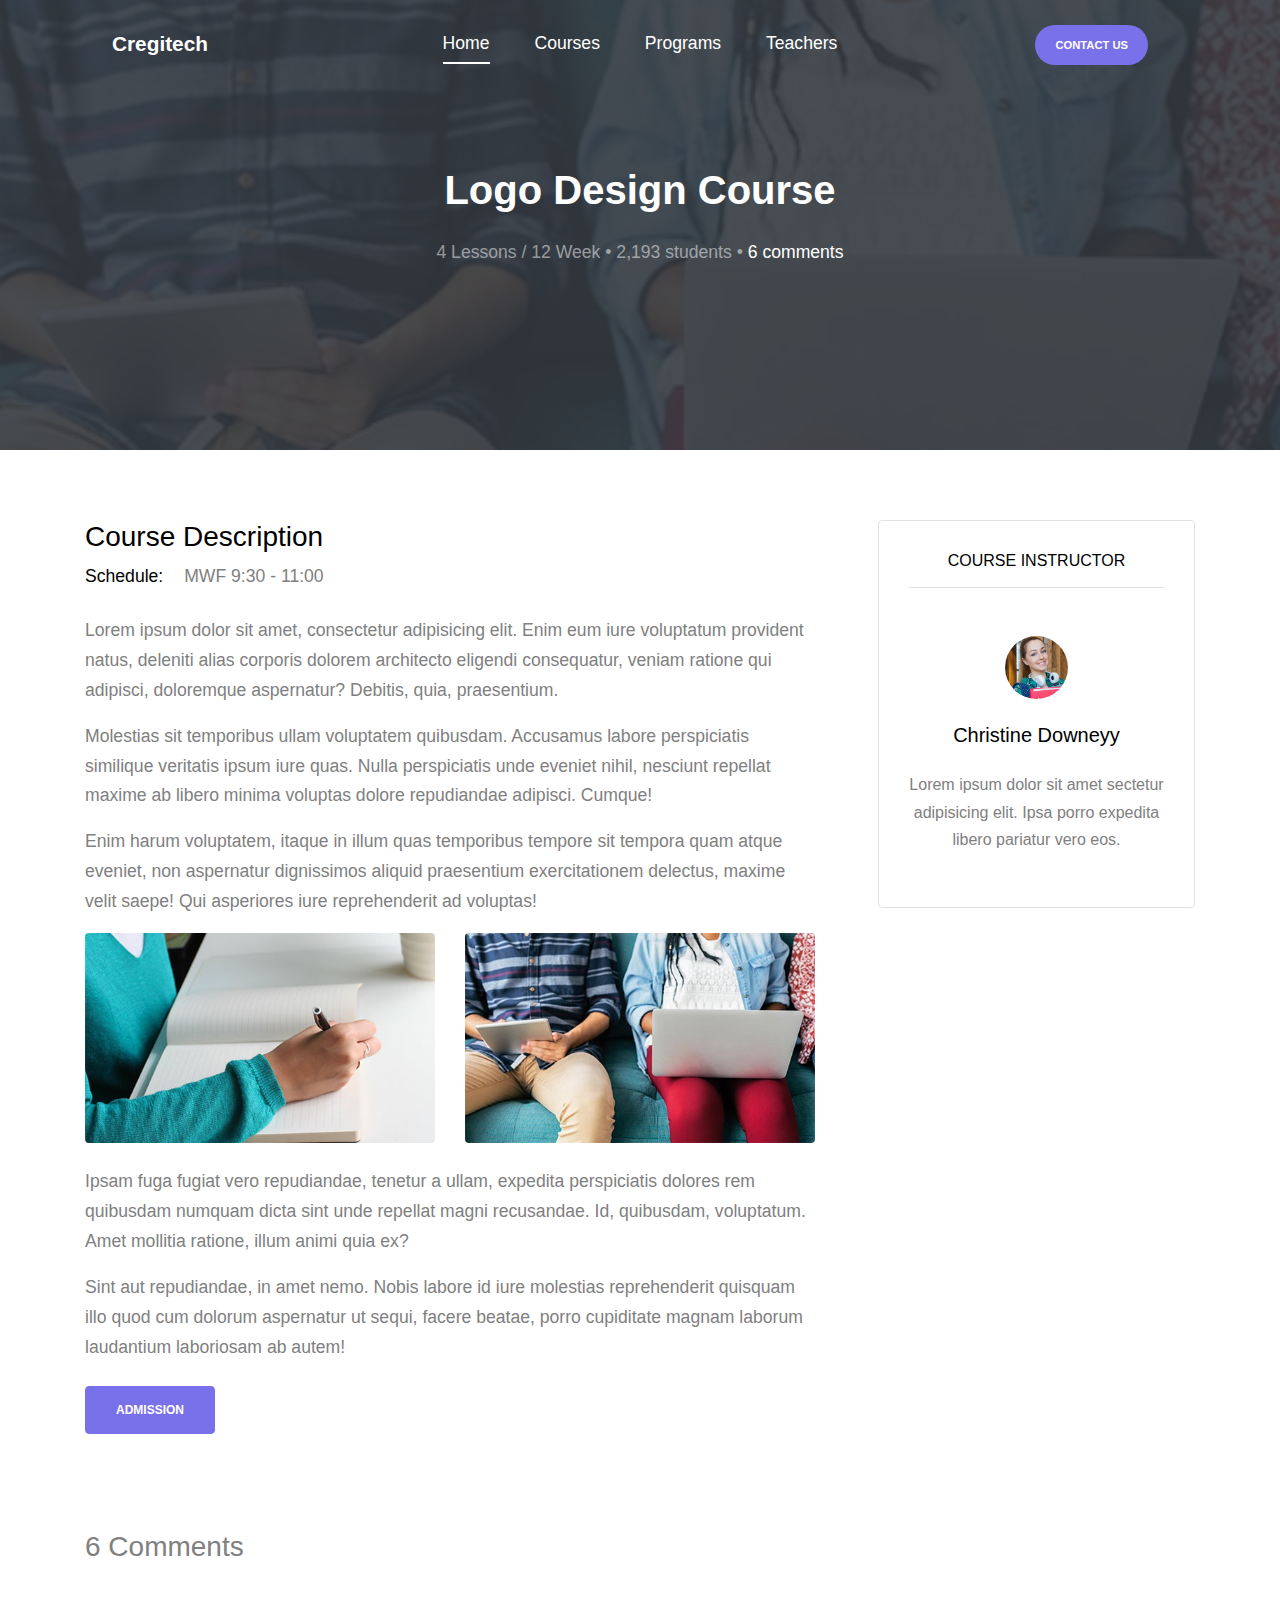
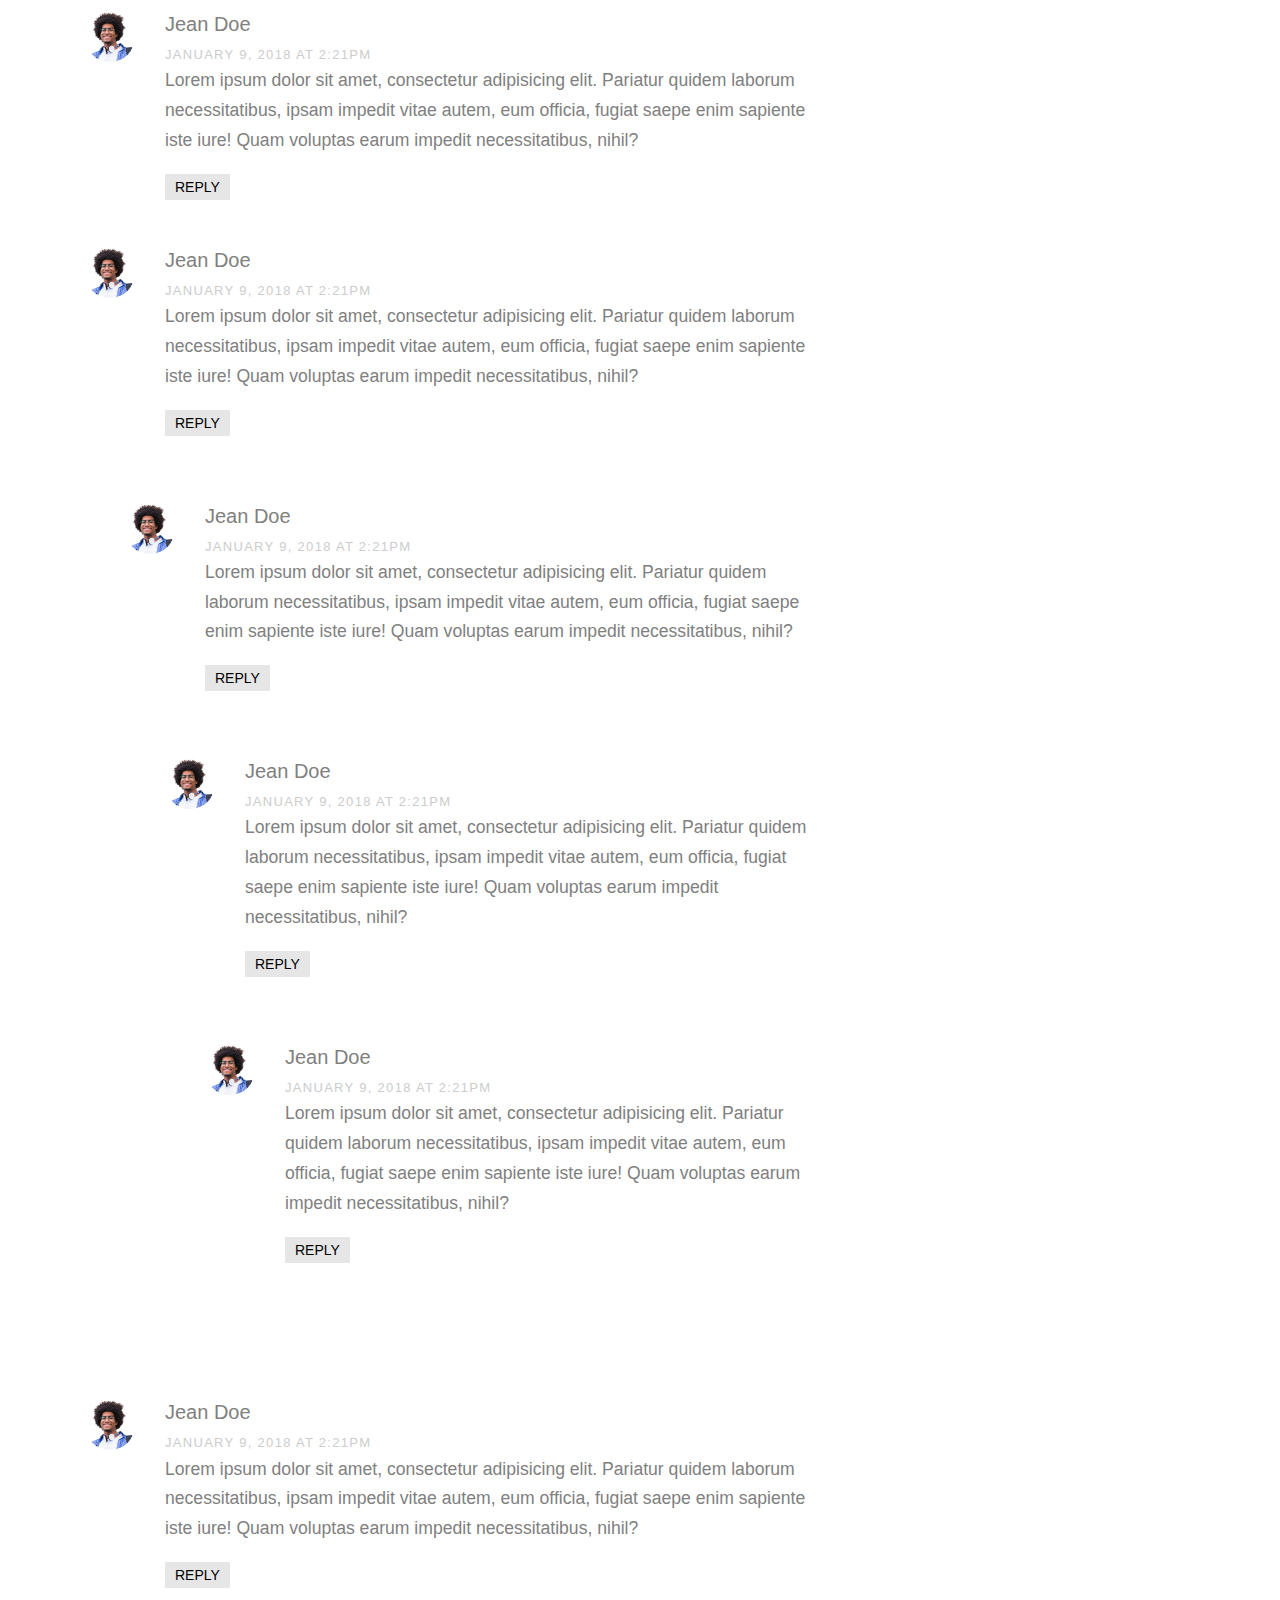
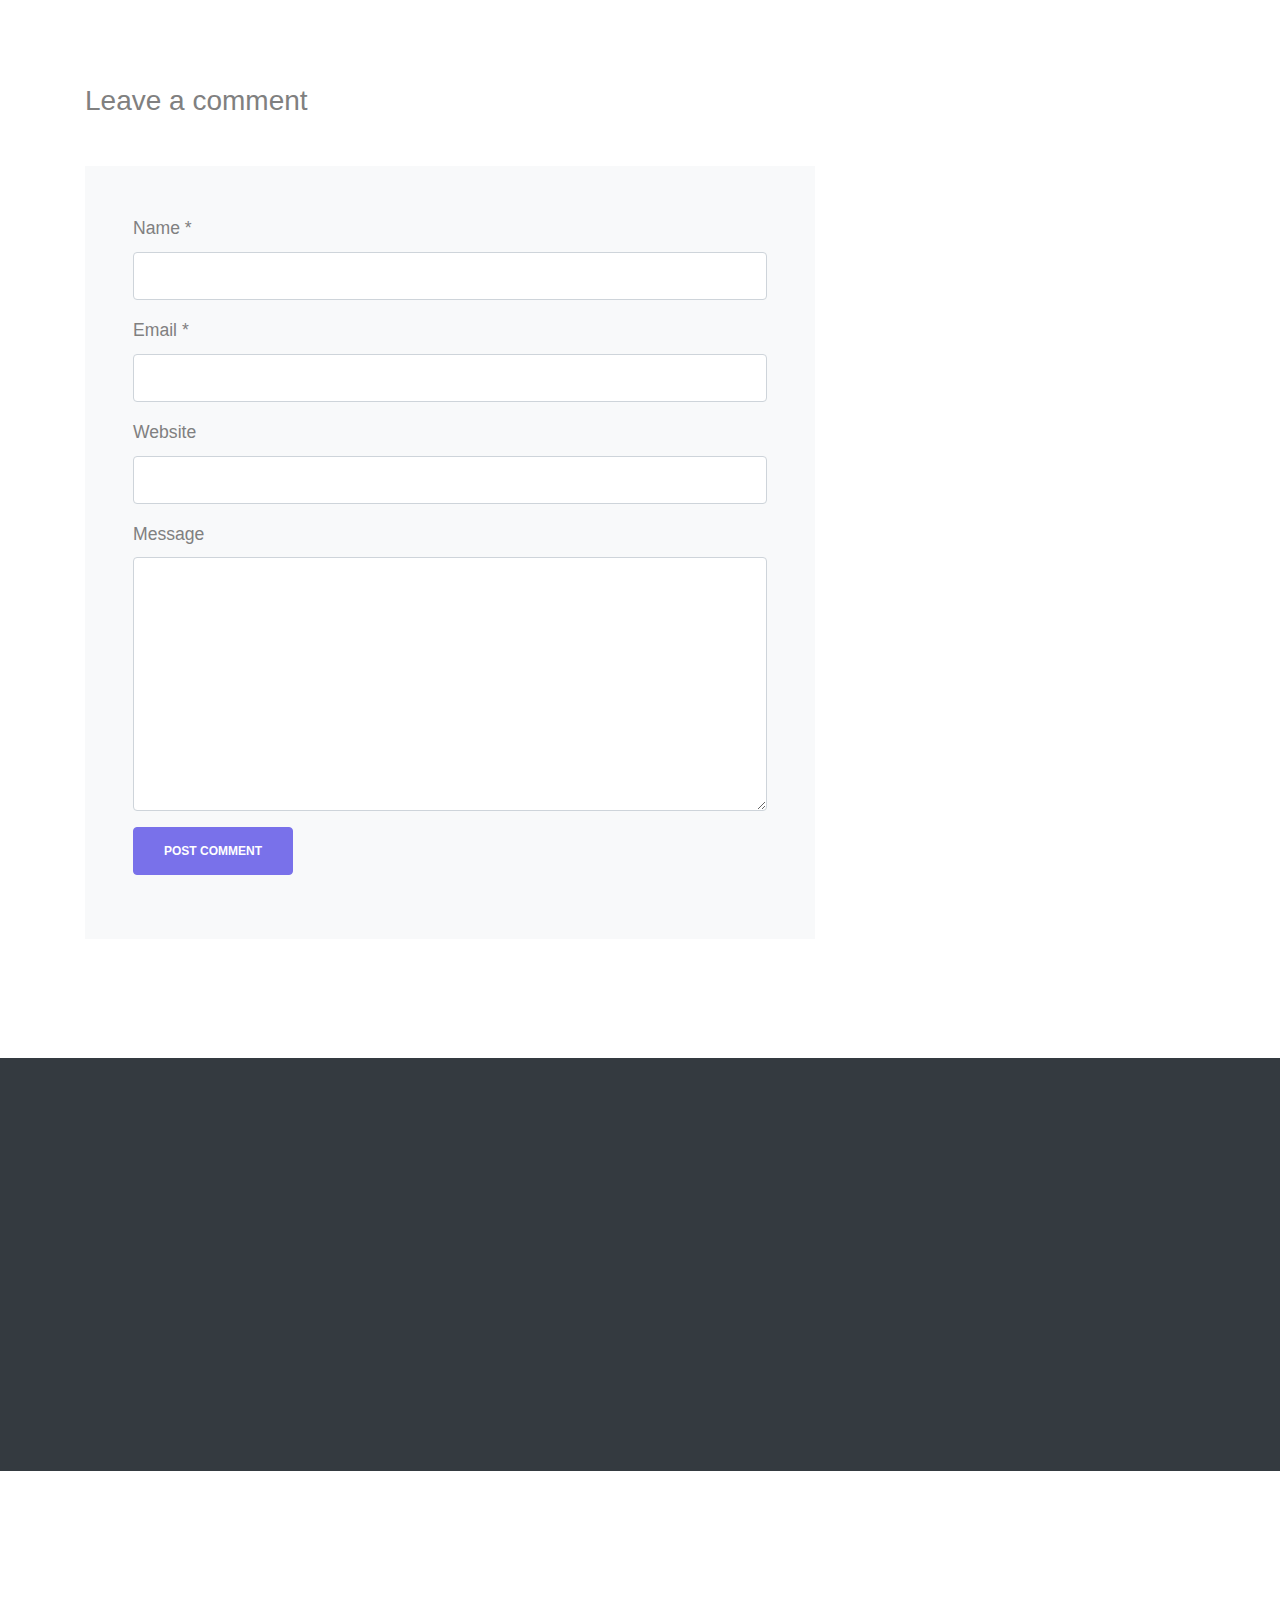
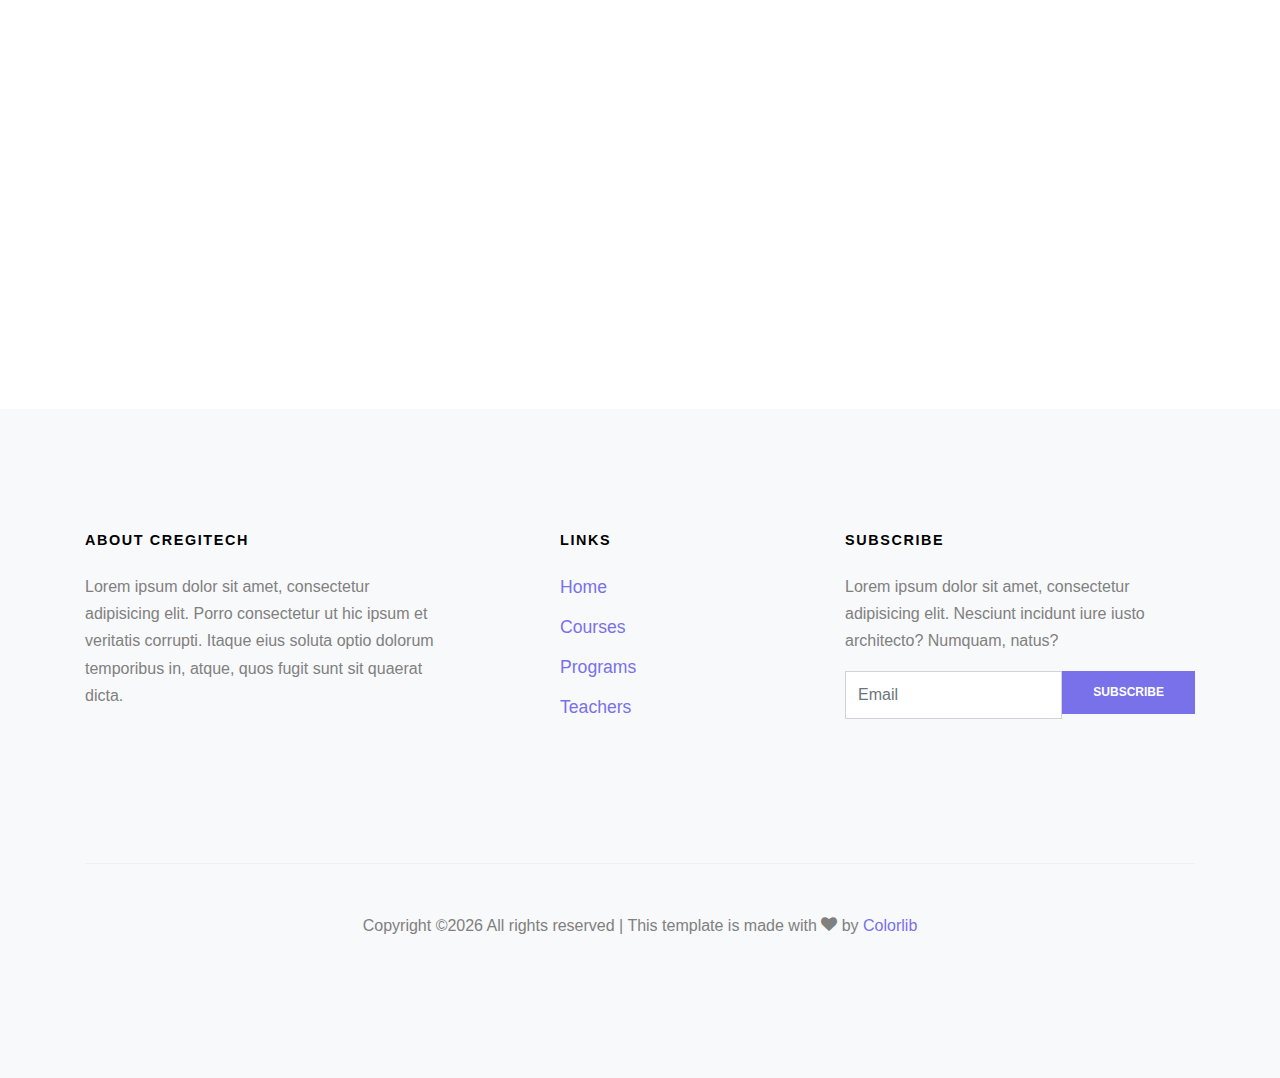
<file: ai.html>
<!DOCTYPE html>
<html lang="en">
  <head>
    <title>Cregitech</title>
    <meta charset="utf-8">
    <meta name="viewport" content="width=device-width, initial-scale=1, shrink-to-fit=no">
    
    
    <!-- <link href="https://fonts.googleapis.com/css?family=Muli:300,400,700,900" rel="stylesheet"> -->
    <link rel="stylesheet" href="fonts/icomoon/style.css">

    <link rel="stylesheet" href="css/bootstrap.min.css">
    <link rel="stylesheet" href="css/jquery-ui.css">
    <link rel="stylesheet" href="css/owl.carousel.min.css">
    <link rel="stylesheet" href="css/owl.theme.default.min.css">
    <link rel="stylesheet" href="css/owl.theme.default.min.css">

    <link rel="stylesheet" href="css/jquery.fancybox.min.css">

    <link rel="stylesheet" href="css/bootstrap-datepicker.css">

    <link rel="stylesheet" href="fonts/flaticon/font/flaticon.css">

    <link rel="stylesheet" href="css/aos.css">

    <link rel="stylesheet" href="css/style.css">
    
  </head>
  <body data-spy="scroll" data-target=".site-navbar-target" data-offset="300">
  
  <div class="site-wrap">

    <div class="site-mobile-menu site-navbar-target">
      <div class="site-mobile-menu-header">
        <div class="site-mobile-menu-close mt-3">
          <span class="icon-close2 js-menu-toggle"></span>
        </div>
      </div>
      <div class="site-mobile-menu-body"></div>
    </div>
   
    
    <header class="site-navbar py-4 js-sticky-header site-navbar-target" role="banner">
      
      <div class="container-fluid">
        <div class="d-flex align-items-center">
          <div class="site-logo mr-auto w-25"><a href="index.html">Cregitech</a></div>

          <div class="mx-auto text-center">
            <nav class="site-navigation position-relative text-right" role="navigation">
              <ul class="site-menu main-menu js-clone-nav mx-auto d-none d-lg-block  m-0 p-0">
                <li><a href="#home-section" class="nav-link">Home</a></li>
                <li><a href="#courses-section" class="nav-link">Courses</a></li>
                <li><a href="#programs-section" class="nav-link">Programs</a></li>
                <li><a href="#teachers-section" class="nav-link">Teachers</a></li>
              </ul>
            </nav>
          </div>

          <div class="ml-auto w-25">
            <nav class="site-navigation position-relative text-right" role="navigation">
              <ul class="site-menu main-menu site-menu-dark js-clone-nav mr-auto d-none d-lg-block m-0 p-0">
                <li class="cta"><a href="#contact-section" class="nav-link"><span>Contact Us</span></a></li>
              </ul>
            </nav>
            <a href="#" class="d-inline-block d-lg-none site-menu-toggle js-menu-toggle text-black float-right"><span class="icon-menu h3"></span></a>
          </div>
        </div>
      </div>
      
    </header>

    <div class="intro-section single-cover" id="home-section">
      
      <div class="slide-1 " style="background-image: url('images/img_2.jpg');" data-stellar-background-ratio="0.5">
        <div class="container">
          <div class="row align-items-center">
            <div class="col-12">
              <div class="row justify-content-center align-items-center text-center">
                <div class="col-lg-6">
                  <h1 data-aos="fade-up" data-aos-delay="0">Logo Design Course</h1>
                  <p data-aos="fade-up" data-aos-delay="100">4 Lessons / 12 Week &bullet; 2,193 students &bullet; <a href="#" class="text-white">6 comments</a></p>
                </div>

                
              </div>
            </div>
            
          </div>
        </div>
      </div>
    </div>
    
    <div class="site-section">
      <div class="container">
        <div class="row">
          <div class="col-lg-8 mb-5">

            <div class="mb-5">
              <h3 class="text-black">Course Description</h3>
              <p class="mb-4">
                <strong class="text-black mr-3">Schedule: </strong> MWF 9:30 - 11:00
              </p>
              <p>Lorem ipsum dolor sit amet, consectetur adipisicing elit. Enim eum iure voluptatum provident natus, deleniti alias corporis dolorem architecto eligendi consequatur, veniam ratione qui adipisci, doloremque aspernatur? Debitis, quia, praesentium.</p>
              <p>Molestias sit temporibus ullam voluptatem quibusdam. Accusamus labore perspiciatis similique veritatis ipsum iure quas. Nulla perspiciatis unde eveniet nihil, nesciunt repellat maxime ab libero minima voluptas dolore repudiandae adipisci. Cumque!</p>
              <p>Enim harum voluptatem, itaque in illum quas temporibus tempore sit tempora quam atque eveniet, non aspernatur dignissimos aliquid praesentium exercitationem delectus, maxime velit saepe! Qui asperiores iure reprehenderit ad voluptas!</p>
              <div class="row mb-4">
                <div class="col-md-6">
                  <img src="images/img_1.jpg" alt="Image" class="img-fluid rounded">
                </div>
                <div class="col-md-6">
                  <img src="images/img_2.jpg" alt="Image" class="img-fluid rounded">
                </div>
              </div>
              <p>Ipsam fuga fugiat vero repudiandae, tenetur a ullam, expedita perspiciatis dolores rem quibusdam numquam dicta sint unde repellat magni recusandae. Id, quibusdam, voluptatum. Amet mollitia ratione, illum animi quia ex?</p>
              <p>Sint aut repudiandae, in amet nemo. Nobis labore id iure molestias reprehenderit quisquam illo quod cum dolorum aspernatur ut sequi, facere beatae, porro cupiditate magnam laborum laudantium laboriosam ab autem!</p>

              <p class="mt-4"><a href="#" class="btn btn-primary">Admission</a></p>
            </div>

            <div class="pt-5">
              <h3 class="mb-5">6 Comments</h3>
              <ul class="comment-list">
                <li class="comment">
                  <div class="vcard bio">
                    <img src="images/person_1.jpg" alt="Image placeholder">
                  </div>
                  <div class="comment-body">
                    <h3>Jean Doe</h3>
                    <div class="meta">January 9, 2018 at 2:21pm</div>
                    <p>Lorem ipsum dolor sit amet, consectetur adipisicing elit. Pariatur quidem laborum necessitatibus, ipsam impedit vitae autem, eum officia, fugiat saepe enim sapiente iste iure! Quam voluptas earum impedit necessitatibus, nihil?</p>
                    <p><a href="#" class="reply">Reply</a></p>
                  </div>
                </li>

                <li class="comment">
                  <div class="vcard bio">
                    <img src="images/person_1.jpg" alt="Image placeholder">
                  </div>
                  <div class="comment-body">
                    <h3>Jean Doe</h3>
                    <div class="meta">January 9, 2018 at 2:21pm</div>
                    <p>Lorem ipsum dolor sit amet, consectetur adipisicing elit. Pariatur quidem laborum necessitatibus, ipsam impedit vitae autem, eum officia, fugiat saepe enim sapiente iste iure! Quam voluptas earum impedit necessitatibus, nihil?</p>
                    <p><a href="#" class="reply">Reply</a></p>
                  </div>

                  <ul class="children">
                    <li class="comment">
                      <div class="vcard bio">
                        <img src="images/person_1.jpg" alt="Image placeholder">
                      </div>
                      <div class="comment-body">
                        <h3>Jean Doe</h3>
                        <div class="meta">January 9, 2018 at 2:21pm</div>
                        <p>Lorem ipsum dolor sit amet, consectetur adipisicing elit. Pariatur quidem laborum necessitatibus, ipsam impedit vitae autem, eum officia, fugiat saepe enim sapiente iste iure! Quam voluptas earum impedit necessitatibus, nihil?</p>
                        <p><a href="#" class="reply">Reply</a></p>
                      </div>


                      <ul class="children">
                        <li class="comment">
                          <div class="vcard bio">
                            <img src="images/person_1.jpg" alt="Image placeholder">
                          </div>
                          <div class="comment-body">
                            <h3>Jean Doe</h3>
                            <div class="meta">January 9, 2018 at 2:21pm</div>
                            <p>Lorem ipsum dolor sit amet, consectetur adipisicing elit. Pariatur quidem laborum necessitatibus, ipsam impedit vitae autem, eum officia, fugiat saepe enim sapiente iste iure! Quam voluptas earum impedit necessitatibus, nihil?</p>
                            <p><a href="#" class="reply">Reply</a></p>
                          </div>

                            <ul class="children">
                              <li class="comment">
                                <div class="vcard bio">
                                  <img src="images/person_1.jpg" alt="Image placeholder">
                                </div>
                                <div class="comment-body">
                                  <h3>Jean Doe</h3>
                                  <div class="meta">January 9, 2018 at 2:21pm</div>
                                  <p>Lorem ipsum dolor sit amet, consectetur adipisicing elit. Pariatur quidem laborum necessitatibus, ipsam impedit vitae autem, eum officia, fugiat saepe enim sapiente iste iure! Quam voluptas earum impedit necessitatibus, nihil?</p>
                                  <p><a href="#" class="reply">Reply</a></p>
                                </div>
                              </li>
                            </ul>
                        </li>
                      </ul>
                    </li>
                  </ul>
                </li>

                <li class="comment">
                  <div class="vcard bio">
                    <img src="images/person_1.jpg" alt="Image placeholder">
                  </div>
                  <div class="comment-body">
                    <h3>Jean Doe</h3>
                    <div class="meta">January 9, 2018 at 2:21pm</div>
                    <p>Lorem ipsum dolor sit amet, consectetur adipisicing elit. Pariatur quidem laborum necessitatibus, ipsam impedit vitae autem, eum officia, fugiat saepe enim sapiente iste iure! Quam voluptas earum impedit necessitatibus, nihil?</p>
                    <p><a href="#" class="reply">Reply</a></p>
                  </div>
                </li>
              </ul>
              <!-- END comment-list -->
              
              <div class="comment-form-wrap pt-5">
                <h3 class="mb-5">Leave a comment</h3>
                <form action="#" class="p-5 bg-light">
                  <div class="form-group">
                    <label for="name">Name *</label>
                    <input type="text" class="form-control" id="name">
                  </div>
                  <div class="form-group">
                    <label for="email">Email *</label>
                    <input type="email" class="form-control" id="email">
                  </div>
                  <div class="form-group">
                    <label for="website">Website</label>
                    <input type="url" class="form-control" id="website">
                  </div>

                  <div class="form-group">
                    <label for="message">Message</label>
                    <textarea name="" id="message" cols="30" rows="10" class="form-control"></textarea>
                  </div>
                  <div class="form-group">
                    <input type="submit" value="Post Comment" class="btn btn-primary">
                  </div>

                </form>
              </div>
            </div>



          </div>
          <div class="col-lg-4 pl-lg-5">

            <div class="mb-5 text-center border rounded course-instructor">
              <h3 class="mb-5 text-black text-uppercase h6 border-bottom pb-3">Course Instructor</h3>
              <div class="mb-4 text-center">
                <img src="images/person_2.jpg" alt="Image" class="w-25 rounded-circle mb-4">  
                <h3 class="h5 text-black mb-4">Christine Downeyy</h3>
                <p>Lorem ipsum dolor sit amet sectetur adipisicing elit. Ipsa porro expedita libero pariatur vero eos.</p>
              </div>
            </div>

          </div>
        </div>
      </div>
    </div>

    <div class="site-section courses-title bg-dark" id="courses-section">
      <div class="container">
        <div class="row mb-5 justify-content-center">
          <div class="col-lg-7 text-center" data-aos="fade-up" data-aos-delay="">
            <h2 class="section-title">More Courses</h2>
          </div>
        </div>
      </div>
    </div>
    <div class="site-section courses-entry-wrap"  data-aos="fade" data-aos-delay="100">
      <div class="container">
        <div class="row">

          <div class="owl-carousel col-12 nonloop-block-14">

            <div class="course bg-white h-100 align-self-stretch">
              <figure class="m-0">
                <a href="course-single.html"><img src="images/img_1.jpg" alt="Image" class="img-fluid"></a>
              </figure>
              <div class="course-inner-text py-4 px-4">
                <span class="course-price">$20</span>
                <div class="meta"><span class="icon-clock-o"></span>4 Lessons / 12 week</div>
                <h3><a href="#">Study Law of Physics</a></h3>
                <p>Lorem ipsum dolor sit amet ipsa nulla adipisicing elit. </p>
              </div>
              <div class="d-flex border-top stats">
                <div class="py-3 px-4"><span class="icon-users"></span> 2,193 students</div>
                <div class="py-3 px-4 w-25 ml-auto border-left"><span class="icon-chat"></span> 2</div>
              </div>
            </div>

            <div class="course bg-white h-100 align-self-stretch">
              <figure class="m-0">
                <a href="course-single.html"><img src="images/img_2.jpg" alt="Image" class="img-fluid"></a>
              </figure>
              <div class="course-inner-text py-4 px-4">
                <span class="course-price">$99</span>
                <div class="meta"><span class="icon-clock-o"></span>4 Lessons / 12 week</div>
                <h3><a href="#">Logo Design Course</a></h3>
                <p>Lorem ipsum dolor sit amet ipsa nulla adipisicing elit. </p>
              </div>
              <div class="d-flex border-top stats">
                <div class="py-3 px-4"><span class="icon-users"></span> 2,193 students</div>
                <div class="py-3 px-4 w-25 ml-auto border-left"><span class="icon-chat"></span> 2</div>
              </div>
            </div>

            <div class="course bg-white h-100 align-self-stretch">
              <figure class="m-0">
                <a href="course-single.html"><img src="images/img_3.jpg" alt="Image" class="img-fluid"></a>
              </figure>
              <div class="course-inner-text py-4 px-4">
                <span class="course-price">$99</span>
                <div class="meta"><span class="icon-clock-o"></span>4 Lessons / 12 week</div>
                <h3><a href="#">JS Programming Language</a></h3>
                <p>Lorem ipsum dolor sit amet ipsa nulla adipisicing elit. </p>
              </div>
              <div class="d-flex border-top stats">
                <div class="py-3 px-4"><span class="icon-users"></span> 2,193 students</div>
                <div class="py-3 px-4 w-25 ml-auto border-left"><span class="icon-chat"></span> 2</div>
              </div>
            </div>



            <div class="course bg-white h-100 align-self-stretch">
              <figure class="m-0">
                <a href="course-single.html"><img src="images/img_4.jpg" alt="Image" class="img-fluid"></a>
              </figure>
              <div class="course-inner-text py-4 px-4">
                <span class="course-price">$20</span>
                <div class="meta"><span class="icon-clock-o"></span>4 Lessons / 12 week</div>
                <h3><a href="#">Study Law of Physics</a></h3>
                <p>Lorem ipsum dolor sit amet ipsa nulla adipisicing elit. </p>
              </div>
              <div class="d-flex border-top stats">
                <div class="py-3 px-4"><span class="icon-users"></span> 2,193 students</div>
                <div class="py-3 px-4 w-25 ml-auto border-left"><span class="icon-chat"></span> 2</div>
              </div>
            </div>

            <div class="course bg-white h-100 align-self-stretch">
              <figure class="m-0">
                <a href="course-single.html"><img src="images/img_5.jpg" alt="Image" class="img-fluid"></a>
              </figure>
              <div class="course-inner-text py-4 px-4">
                <span class="course-price">$99</span>
                <div class="meta"><span class="icon-clock-o"></span>4 Lessons / 12 week</div>
                <h3><a href="#">Logo Design Course</a></h3>
                <p>Lorem ipsum dolor sit amet ipsa nulla adipisicing elit. </p>
              </div>
              <div class="d-flex border-top stats">
                <div class="py-3 px-4"><span class="icon-users"></span> 2,193 students</div>
                <div class="py-3 px-4 w-25 ml-auto border-left"><span class="icon-chat"></span> 2</div>
              </div>
            </div>

            <div class="course bg-white h-100 align-self-stretch">
              <figure class="m-0">
                <a href="course-single.html"><img src="images/img_6.jpg" alt="Image" class="img-fluid"></a>
              </figure>
              <div class="course-inner-text py-4 px-4">
                <span class="course-price">$99</span>
                <div class="meta"><span class="icon-clock-o"></span>4 Lessons / 12 week</div>
                <h3><a href="#">JS Programming Language</a></h3>
                <p>Lorem ipsum dolor sit amet ipsa nulla adipisicing elit. </p>
              </div>
              <div class="d-flex border-top stats">
                <div class="py-3 px-4"><span class="icon-users"></span> 2,193 students</div>
                <div class="py-3 px-4 w-25 ml-auto border-left"><span class="icon-chat"></span> 2</div>
              </div>
            </div>

          </div>

         

        </div>
        <div class="row justify-content-center">
          <div class="col-7 text-center">
            <button class="customPrevBtn btn btn-primary m-1">Prev</button>
            <button class="customNextBtn btn btn-primary m-1">Next</button>
          </div>
        </div>
      </div>
    </div>
     
    <footer class="footer-section bg-light">
      <div class="container">
        <div class="row">
          <div class="col-md-4">
            <h3>About Cregitech</h3>
            <p>Lorem ipsum dolor sit amet, consectetur adipisicing elit. Porro consectetur ut hic ipsum et veritatis corrupti. Itaque eius soluta optio dolorum temporibus in, atque, quos fugit sunt sit quaerat dicta.</p>
          </div>

          <div class="col-md-3 ml-auto">
            <h3>Links</h3>
            <ul class="list-unstyled footer-links">
              <li><a href="#">Home</a></li>
              <li><a href="#">Courses</a></li>
              <li><a href="#">Programs</a></li>
              <li><a href="#">Teachers</a></li>
            </ul>
          </div>

          <div class="col-md-4">
            <h3>Subscribe</h3>
            <p>Lorem ipsum dolor sit amet, consectetur adipisicing elit. Nesciunt incidunt iure iusto architecto? Numquam, natus?</p>
            <form action="#" class="footer-subscribe">
              <div class="d-flex mb-5">
                <input type="text" class="form-control rounded-0" placeholder="Email">
                <input type="submit" class="btn btn-primary rounded-0" value="Subscribe">
              </div>
            </form>
          </div>

        </div>

        <div class="row pt-5 mt-5 text-center">
          <div class="col-md-12">
            <div class="border-top pt-5">
            <p>
        <!-- Link back to Colorlib can't be removed. Template is licensed under CC BY 3.0. -->
        Copyright &copy;<script>document.write(new Date().getFullYear());</script> All rights reserved | This template is made with <i class="icon-heart" aria-hidden="true"></i> by <a href="https://colorlib.com" target="_blank" >Colorlib</a>
        <!-- Link back to Colorlib can't be removed. Template is licensed under CC BY 3.0. -->
      </p>
            </div>
          </div>
          
        </div>
      </div>
    </footer>

  
    
  </div> <!-- .site-wrap -->

  <script src="js/jquery-3.3.1.min.js"></script>
  <script src="js/jquery-migrate-3.0.1.min.js"></script>
  <script src="js/jquery-ui.js"></script>
  <script src="js/popper.min.js"></script>
  <script src="js/bootstrap.min.js"></script>
  <script src="js/owl.carousel.min.js"></script>
  <script src="js/jquery.stellar.min.js"></script>
  <script src="js/jquery.countdown.min.js"></script>
  <script src="js/bootstrap-datepicker.min.js"></script>
  <script src="js/jquery.easing.1.3.js"></script>
  <script src="js/aos.js"></script>
  <script src="js/jquery.fancybox.min.js"></script>
  <script src="js/jquery.sticky.js"></script>

  
  <script src="js/main.js"></script>
    
  </body>
</html>
</file>
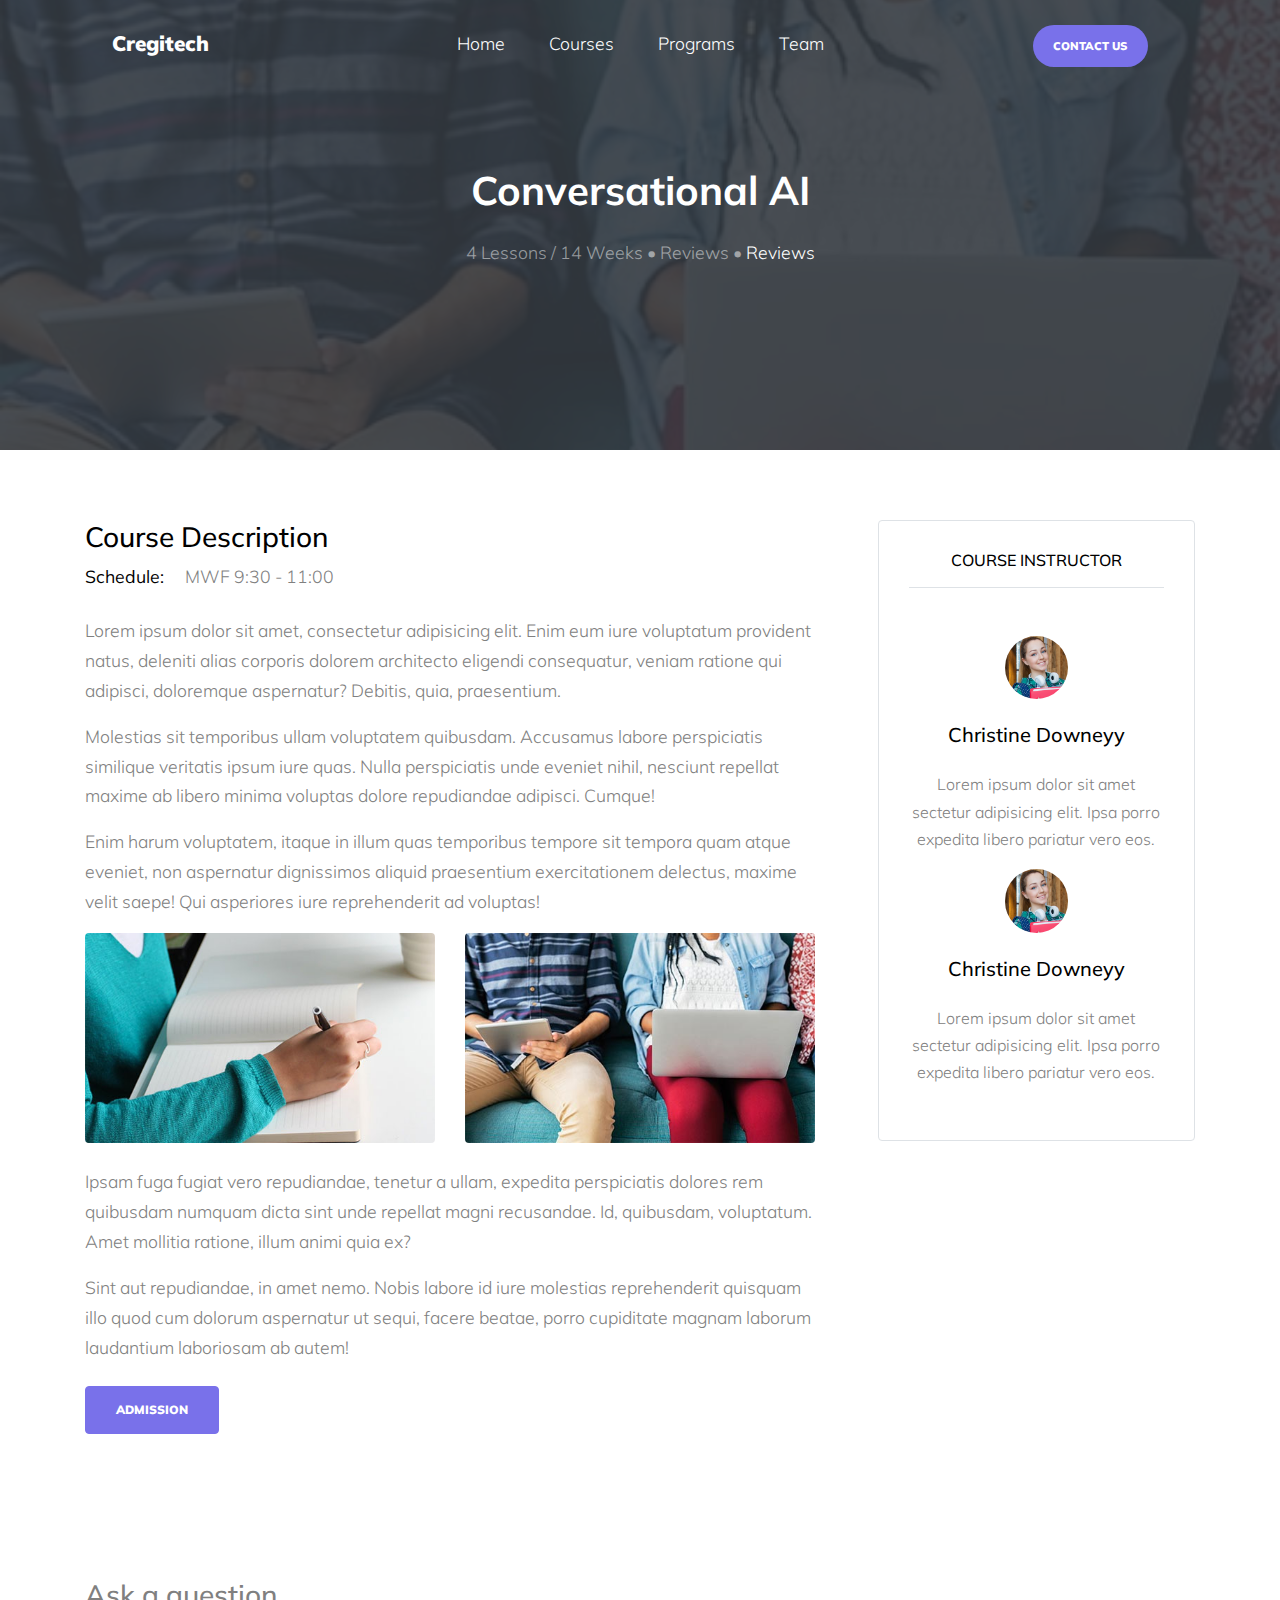
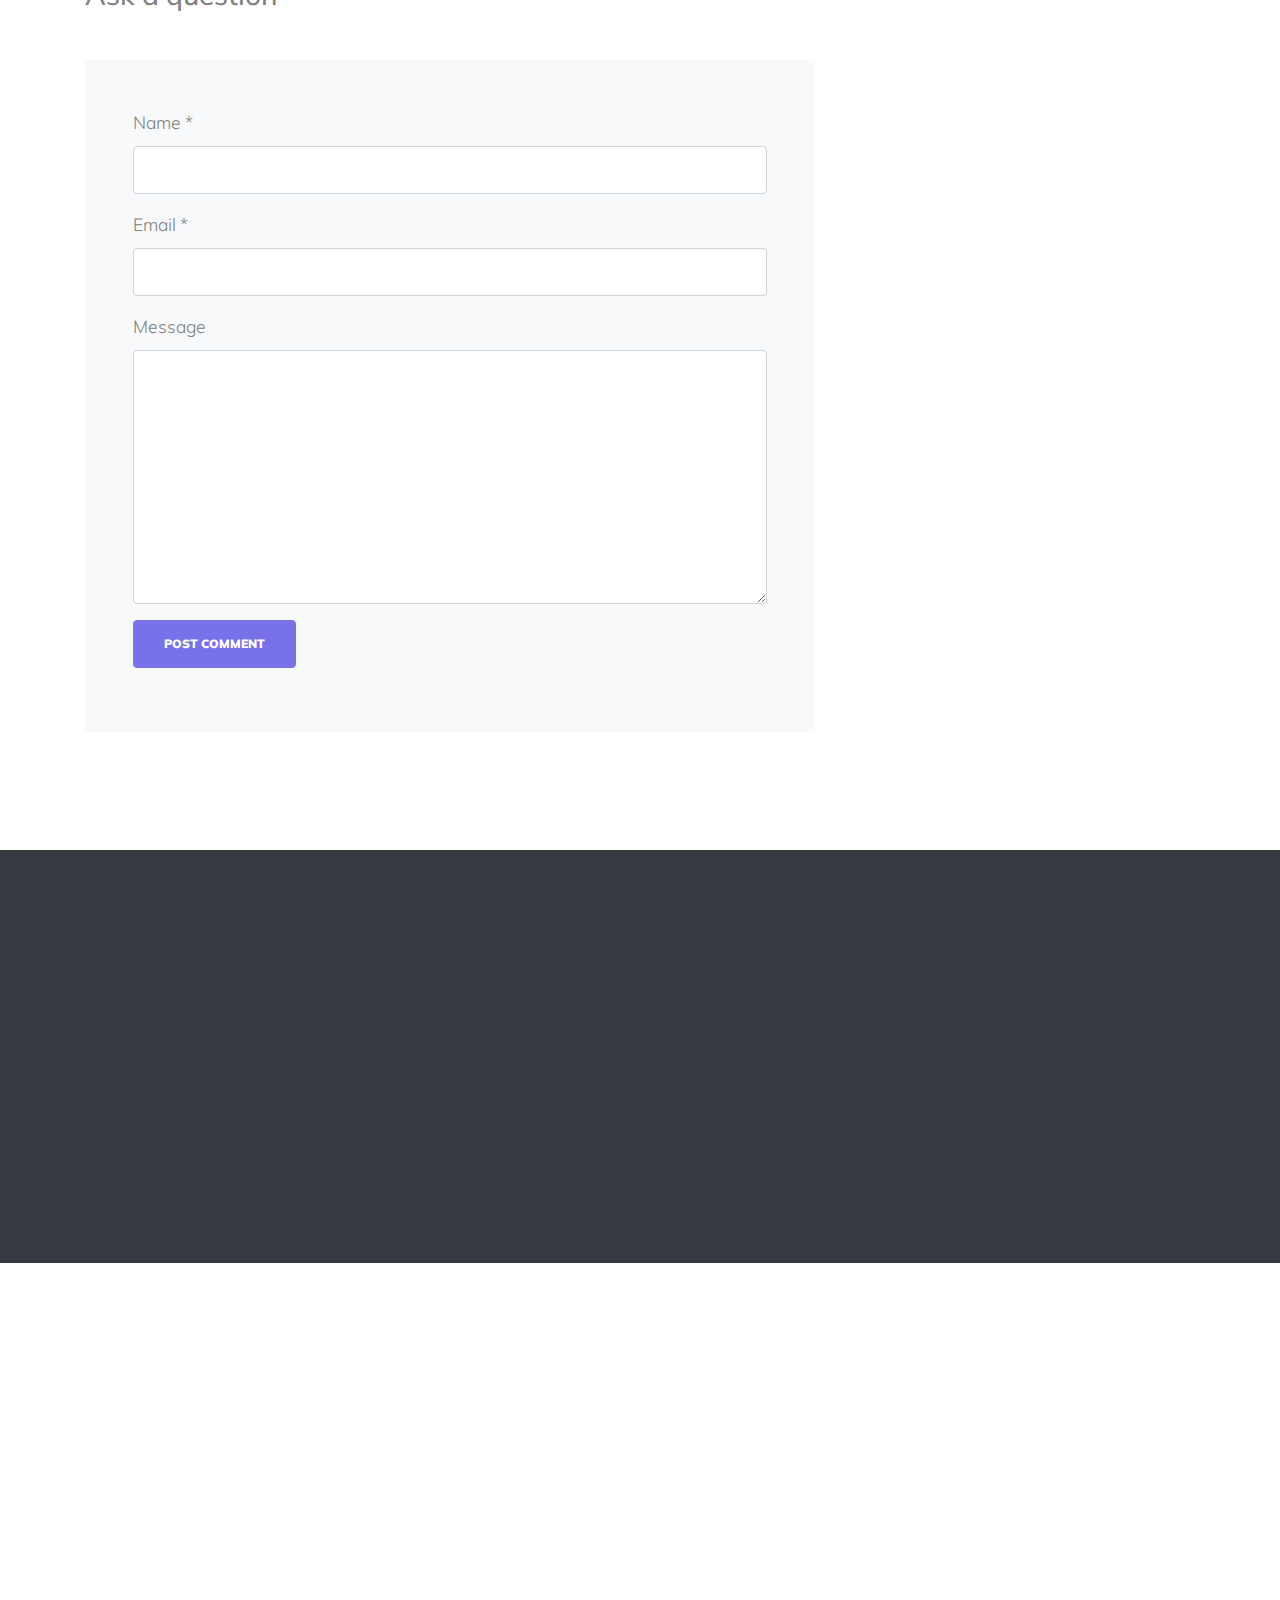
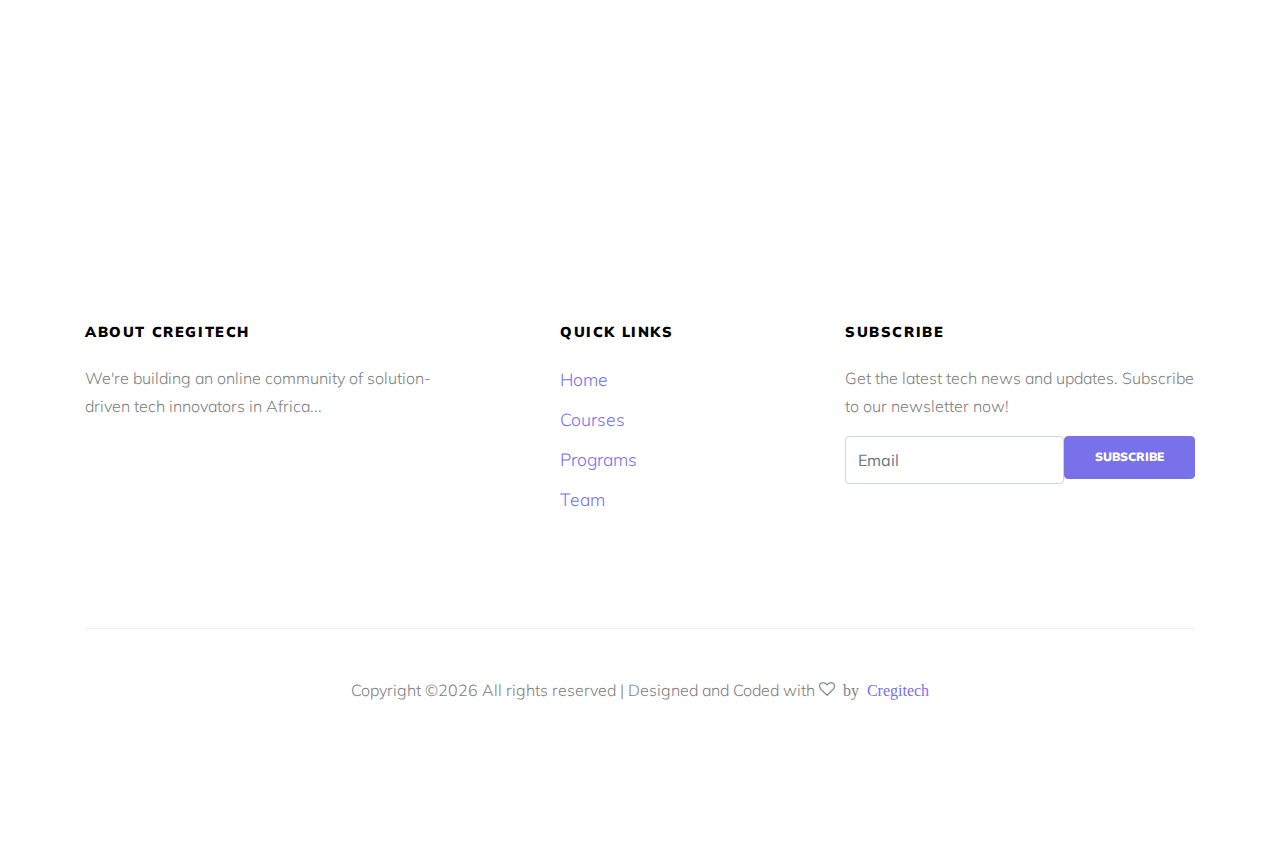
<file: conversational-ai.html>
<!DOCTYPE html>
<html lang="en">
  <head>
    <title>Cregitech </title>
    <meta charset="utf-8">
    <meta name="viewport" content="width=device-width, initial-scale=1, shrink-to-fit=no">
    
    
    <link href="https://fonts.googleapis.com/css?family=Muli:300,400,700,900" rel="stylesheet">
    <link rel="stylesheet" href="fonts/icomoon/style.css">

    <link rel="stylesheet" href="css/bootstrap.min.css">
    <link rel="stylesheet" href="css/jquery-ui.css">
    <link rel="stylesheet" href="css/owl.carousel.min.css">
    <link rel="stylesheet" href="css/owl.theme.default.min.css">
    <link rel="stylesheet" href="css/owl.theme.default.min.css">

    <link rel="stylesheet" href="css/jquery.fancybox.min.css">

    <link rel="stylesheet" href="css/bootstrap-datepicker.css">

    <link rel="stylesheet" href="fonts/flaticon/font/flaticon.css">

    <link rel="stylesheet" href="css/aos.css">

    <link rel="stylesheet" href="css/style.css">
    
  </head>
  <body data-spy="scroll" data-target=".site-navbar-target" data-offset="300">
  
  <div class="site-wrap">

    <div class="site-mobile-menu site-navbar-target">
      <div class="site-mobile-menu-header">
        <div class="site-mobile-menu-close mt-3">
          <span class="icon-close2 js-menu-toggle"></span>
        </div>
      </div>
      <div class="site-mobile-menu-body"></div>
    </div>
   
    
    <header class="site-navbar py-4 js-sticky-header site-navbar-target" role="banner">
      
      <div class="container-fluid">
        <div class="d-flex align-items-center">
          <div class="site-logo mr-auto w-25"><a href="index.html">Cregitech</a></div>

          <div class="mx-auto text-center">
            <nav class="site-navigation position-relative text-right" role="navigation">
              <ul class="site-menu main-menu js-clone-nav mx-auto d-none d-lg-block  m-0 p-0">
                <li><a href="index.html#home-section" class="nav-link">Home</a></li>
                <li><a href="index.html#courses-section" class="nav-link">Courses</a></li>
                <li><a href="index.html#programs-section" class="nav-link">Programs</a></li>
                <li><a href="index.html#team-section" class="nav-link">Team</a></li>
              </ul>
            </nav>
          </div>

          <div class="ml-auto w-25">
            <nav class="site-navigation position-relative text-right" role="navigation">
              <ul class="site-menu main-menu site-menu-dark js-clone-nav mr-auto d-none d-lg-block m-0 p-0">
                <li class="cta"><a href="#contact-section" class="nav-link"><span>Contact Us</span></a></li>
              </ul>
            </nav>
            <a href="#" class="d-inline-block d-lg-none site-menu-toggle js-menu-toggle text-black float-right"><span class="icon-menu h3"></span></a>
          </div>
        </div>
      </div>
      
    </header>

    <div class="intro-section single-cover" id="home-section">
      
      <div class="slide-1 " style="background-image: url('images/img_2.jpg');" data-stellar-background-ratio="0.5">
        <div class="container">
          <div class="row align-items-center">
            <div class="col-12">
              <div class="row justify-content-center align-items-center text-center">
                <div class="col-lg-6">
                  <h1 data-aos="fade-up" data-aos-delay="0">Conversational AI</h1>
                  <p data-aos="fade-up" data-aos-delay="100">4 Lessons / 14 Weeks &bullet; Reviews &bullet; <a href="#" class="text-white">Reviews</a></p>
                </div>

                
              </div>
            </div>
            
          </div>
        </div>
      </div>
    </div>
    
    <div class="site-section">
      <div class="container">
        <div class="row">
          <div class="col-lg-8 mb-5">

            <div class="mb-5">
              <h3 class="text-black">Course Description</h3>
              <p class="mb-4">
                <strong class="text-black mr-3">Schedule: </strong> MWF 9:30 - 11:00
              </p>
              <p>Lorem ipsum dolor sit amet, consectetur adipisicing elit. Enim eum iure voluptatum provident natus, deleniti alias corporis dolorem architecto eligendi consequatur, veniam ratione qui adipisci, doloremque aspernatur? Debitis, quia, praesentium.</p>
              <p>Molestias sit temporibus ullam voluptatem quibusdam. Accusamus labore perspiciatis similique veritatis ipsum iure quas. Nulla perspiciatis unde eveniet nihil, nesciunt repellat maxime ab libero minima voluptas dolore repudiandae adipisci. Cumque!</p>
              <p>Enim harum voluptatem, itaque in illum quas temporibus tempore sit tempora quam atque eveniet, non aspernatur dignissimos aliquid praesentium exercitationem delectus, maxime velit saepe! Qui asperiores iure reprehenderit ad voluptas!</p>
              <div class="row mb-4">
                <div class="col-md-6">
                  <img src="images/img_1.jpg" alt="Image" class="img-fluid rounded">
                </div>
                <div class="col-md-6">
                  <img src="images/img_2.jpg" alt="Image" class="img-fluid rounded">
                </div>
              </div>
              <p>Ipsam fuga fugiat vero repudiandae, tenetur a ullam, expedita perspiciatis dolores rem quibusdam numquam dicta sint unde repellat magni recusandae. Id, quibusdam, voluptatum. Amet mollitia ratione, illum animi quia ex?</p>
              <p>Sint aut repudiandae, in amet nemo. Nobis labore id iure molestias reprehenderit quisquam illo quod cum dolorum aspernatur ut sequi, facere beatae, porro cupiditate magnam laborum laudantium laboriosam ab autem!</p>

              <p class="mt-4"><a href="#" class="btn btn-primary">Admission</a></p>
            </div>

            <div class="pt-5"> 
              <div class="comment-form-wrap pt-5">
                <h3 class="mb-5">Ask a question</h3>
                <form action="#" class="p-5 bg-light">
                  <div class="form-group">
                    <label for="name">Name *</label>
                    <input type="text" class="form-control" id="name">
                  </div>
                  <div class="form-group">
                    <label for="email">Email *</label>
                    <input type="email" class="form-control" id="email">
                  </div>
                  <div class="form-group">
                    <label for="message">Message</label>
                    <textarea name="" id="message" cols="30" rows="10" class="form-control"></textarea>
                  </div>
                  <div class="form-group">
                    <input type="submit" value="Post Comment" class="btn btn-primary">
                  </div>

                </form>
              </div>
            </div>

          </div>

          <div class="col-lg-4 pl-lg-5">

            <div class="mb-5 text-center border rounded course-instructor">
              <h3 class="mb-5 text-black text-uppercase h6 border-bottom pb-3">Course Instructor</h3>
              <div class="mb-4 text-center">
                <img src="images/person_2.jpg" alt="Image" class="w-25 rounded-circle mb-4">  
                <h3 class="h5 text-black mb-4">Christine Downeyy</h3>
                <p>Lorem ipsum dolor sit amet sectetur adipisicing elit. Ipsa porro expedita libero pariatur vero eos.</p>
                <img src="images/person_2.jpg" alt="Image" class="w-25 rounded-circle mb-4">  
                <h3 class="h5 text-black mb-4">Christine Downeyy</h3>
                <p>Lorem ipsum dolor sit amet sectetur adipisicing elit. Ipsa porro expedita libero pariatur vero eos.</p>
              </div>
            </div>

          </div>
        </div>
      </div>
    </div>

    <div class="site-section courses-title bg-dark" id="courses-section">
      <div class="container">
        <div class="row mb-5 justify-content-center">
          <div class="col-lg-7 text-center" data-aos="fade-up" data-aos-delay="">
            <h2 class="section-title">More Courses</h2>
          </div>
        </div>
      </div>
    </div>
    <div class="site-section courses-entry-wrap"  data-aos="fade" data-aos-delay="100">
      <div class="container">
        <div class="row">

          <div class="owl-carousel col-12 nonloop-block-14">

            <div class="course bg-white h-100 align-self-stretch">
              <figure class="m-0">
                <a href="course-single.html"><img src="images/img_1.jpg" alt="Image" class="img-fluid"></a>
              </figure>
              <div class="course-inner-text py-4 px-4">
                <span class="course-price">$20</span>
                <div class="meta"><span class="icon-clock-o"></span>4 Lessons / 12 week</div>
                <h3><a href="#">Study Law of Physics</a></h3>
                <p>Lorem ipsum dolor sit amet ipsa nulla adipisicing elit. </p>
              </div>
              <div class="d-flex border-top stats">
                <div class="py-3 px-4"><span class="icon-users"></span> 2,193 students</div>
                <div class="py-3 px-4 w-25 ml-auto border-left"><span class="icon-chat"></span> 2</div>
              </div>
            </div>

            <div class="course bg-white h-100 align-self-stretch">
              <figure class="m-0">
                <a href="course-single.html"><img src="images/img_2.jpg" alt="Image" class="img-fluid"></a>
              </figure>
              <div class="course-inner-text py-4 px-4">
                <span class="course-price">$99</span>
                <div class="meta"><span class="icon-clock-o"></span>4 Lessons / 12 week</div>
                <h3><a href="#">Logo Design Course</a></h3>
                <p>Lorem ipsum dolor sit amet ipsa nulla adipisicing elit. </p>
              </div>
              <div class="d-flex border-top stats">
                <div class="py-3 px-4"><span class="icon-users"></span> 2,193 students</div>
                <div class="py-3 px-4 w-25 ml-auto border-left"><span class="icon-chat"></span> 2</div>
              </div>
            </div>

            <div class="course bg-white h-100 align-self-stretch">
              <figure class="m-0">
                <a href="course-single.html"><img src="images/img_3.jpg" alt="Image" class="img-fluid"></a>
              </figure>
              <div class="course-inner-text py-4 px-4">
                <span class="course-price">$99</span>
                <div class="meta"><span class="icon-clock-o"></span>4 Lessons / 12 week</div>
                <h3><a href="#">JS Programming Language</a></h3>
                <p>Lorem ipsum dolor sit amet ipsa nulla adipisicing elit. </p>
              </div>
              <div class="d-flex border-top stats">
                <div class="py-3 px-4"><span class="icon-users"></span> 2,193 students</div>
                <div class="py-3 px-4 w-25 ml-auto border-left"><span class="icon-chat"></span> 2</div>
              </div>
            </div>



            <div class="course bg-white h-100 align-self-stretch">
              <figure class="m-0">
                <a href="course-single.html"><img src="images/img_4.jpg" alt="Image" class="img-fluid"></a>
              </figure>
              <div class="course-inner-text py-4 px-4">
                <span class="course-price">$20</span>
                <div class="meta"><span class="icon-clock-o"></span>4 Lessons / 12 week</div>
                <h3><a href="#">Study Law of Physics</a></h3>
                <p>Lorem ipsum dolor sit amet ipsa nulla adipisicing elit. </p>
              </div>
              <div class="d-flex border-top stats">
                <div class="py-3 px-4"><span class="icon-users"></span> 2,193 students</div>
                <div class="py-3 px-4 w-25 ml-auto border-left"><span class="icon-chat"></span> 2</div>
              </div>
            </div>

            <div class="course bg-white h-100 align-self-stretch">
              <figure class="m-0">
                <a href="course-single.html"><img src="images/img_5.jpg" alt="Image" class="img-fluid"></a>
              </figure>
              <div class="course-inner-text py-4 px-4">
                <span class="course-price">$99</span>
                <div class="meta"><span class="icon-clock-o"></span>4 Lessons / 12 week</div>
                <h3><a href="#">Logo Design Course</a></h3>
                <p>Lorem ipsum dolor sit amet ipsa nulla adipisicing elit. </p>
              </div>
              <div class="d-flex border-top stats">
                <div class="py-3 px-4"><span class="icon-users"></span> 2,193 students</div>
                <div class="py-3 px-4 w-25 ml-auto border-left"><span class="icon-chat"></span> 2</div>
              </div>
            </div>

            <div class="course bg-white h-100 align-self-stretch">
              <figure class="m-0">
                <a href="course-single.html"><img src="images/img_6.jpg" alt="Image" class="img-fluid"></a>
              </figure>
              <div class="course-inner-text py-4 px-4">
                <span class="course-price">$99</span>
                <div class="meta"><span class="icon-clock-o"></span>4 Lessons / 12 week</div>
                <h3><a href="#">JS Programming Language</a></h3>
                <p>Lorem ipsum dolor sit amet ipsa nulla adipisicing elit. </p>
              </div>
              <div class="d-flex border-top stats">
                <div class="py-3 px-4"><span class="icon-users"></span> 2,193 students</div>
                <div class="py-3 px-4 w-25 ml-auto border-left"><span class="icon-chat"></span> 2</div>
              </div>
            </div>

          </div>         

        </div>
        <div class="row justify-content-center">
          <div class="col-7 text-center">
            <button class="customPrevBtn btn btn-primary m-1">Prev</button>
            <button class="customNextBtn btn btn-primary m-1">Next</button>
          </div>
        </div>
      </div>
    </div>
     
       <footer class="footer-section bg-white">
      <div class="container">
        <div class="row">
          <div class="col-md-4">
            <h3>About Cregitech</h3>
            <p>We're building an online community of solution-driven tech innovators in Africa...</p>
          </div>

          <div class="col-md-3 ml-auto">
            <h3>Quick Links</h3>
            <ul class="list-unstyled footer-links">
              <li><a href="#home-section">Home</a></li>
              <li><a href="#courses-section">Courses</a></li>
              <li><a href="#programs-section">Programs</a></li>
              <li><a href="#team-section">Team</a></li>
            </ul>
          </div>

          <div class="col-md-4">
            <h3>Subscribe</h3>
            <p>Get the latest tech news and updates. Subscribe to our newsletter now!</p>
            <form action="#" class="footer-subscribe">
              <div class="d-flex mb-5">
                <input type="text" class="form-control rounded" placeholder="Email">
                <input type="submit" class="btn btn-primary rounded" value="Subscribe">
              </div>
            </form>
          </div>

        </div>



        <div class="row pt-5 mt-5 text-center">
          <div class="col-md-12">
            <div class="border-top pt-5">
            <p>
        Copyright &copy;<script>document.write(new Date().getFullYear());</script> All rights reserved | Designed and Coded with <span class="icon icon-heart-o"> by <a href="https://cregitech.com">Cregitech</a>
            </p>
            </div>
          </div>
          
        </div>
      </div>
    </footer>

  
    
  </div> <!-- .site-wrap -->

  <script src="js/jquery-3.3.1.min.js"></script>
  <script src="js/jquery-migrate-3.0.1.min.js"></script>
  <script src="js/jquery-ui.js"></script>
  <script src="js/popper.min.js"></script>
  <script src="js/bootstrap.min.js"></script>
  <script src="js/owl.carousel.min.js"></script>
  <script src="js/jquery.stellar.min.js"></script>
  <script src="js/jquery.countdown.min.js"></script>
  <script src="js/bootstrap-datepicker.min.js"></script>
  <script src="js/jquery.easing.1.3.js"></script>
  <script src="js/aos.js"></script>
  <script src="js/jquery.fancybox.min.js"></script>
  <script src="js/jquery.sticky.js"></script>

  
  <script src="js/main.js"></script>
    
  </body>
</html>
</file>
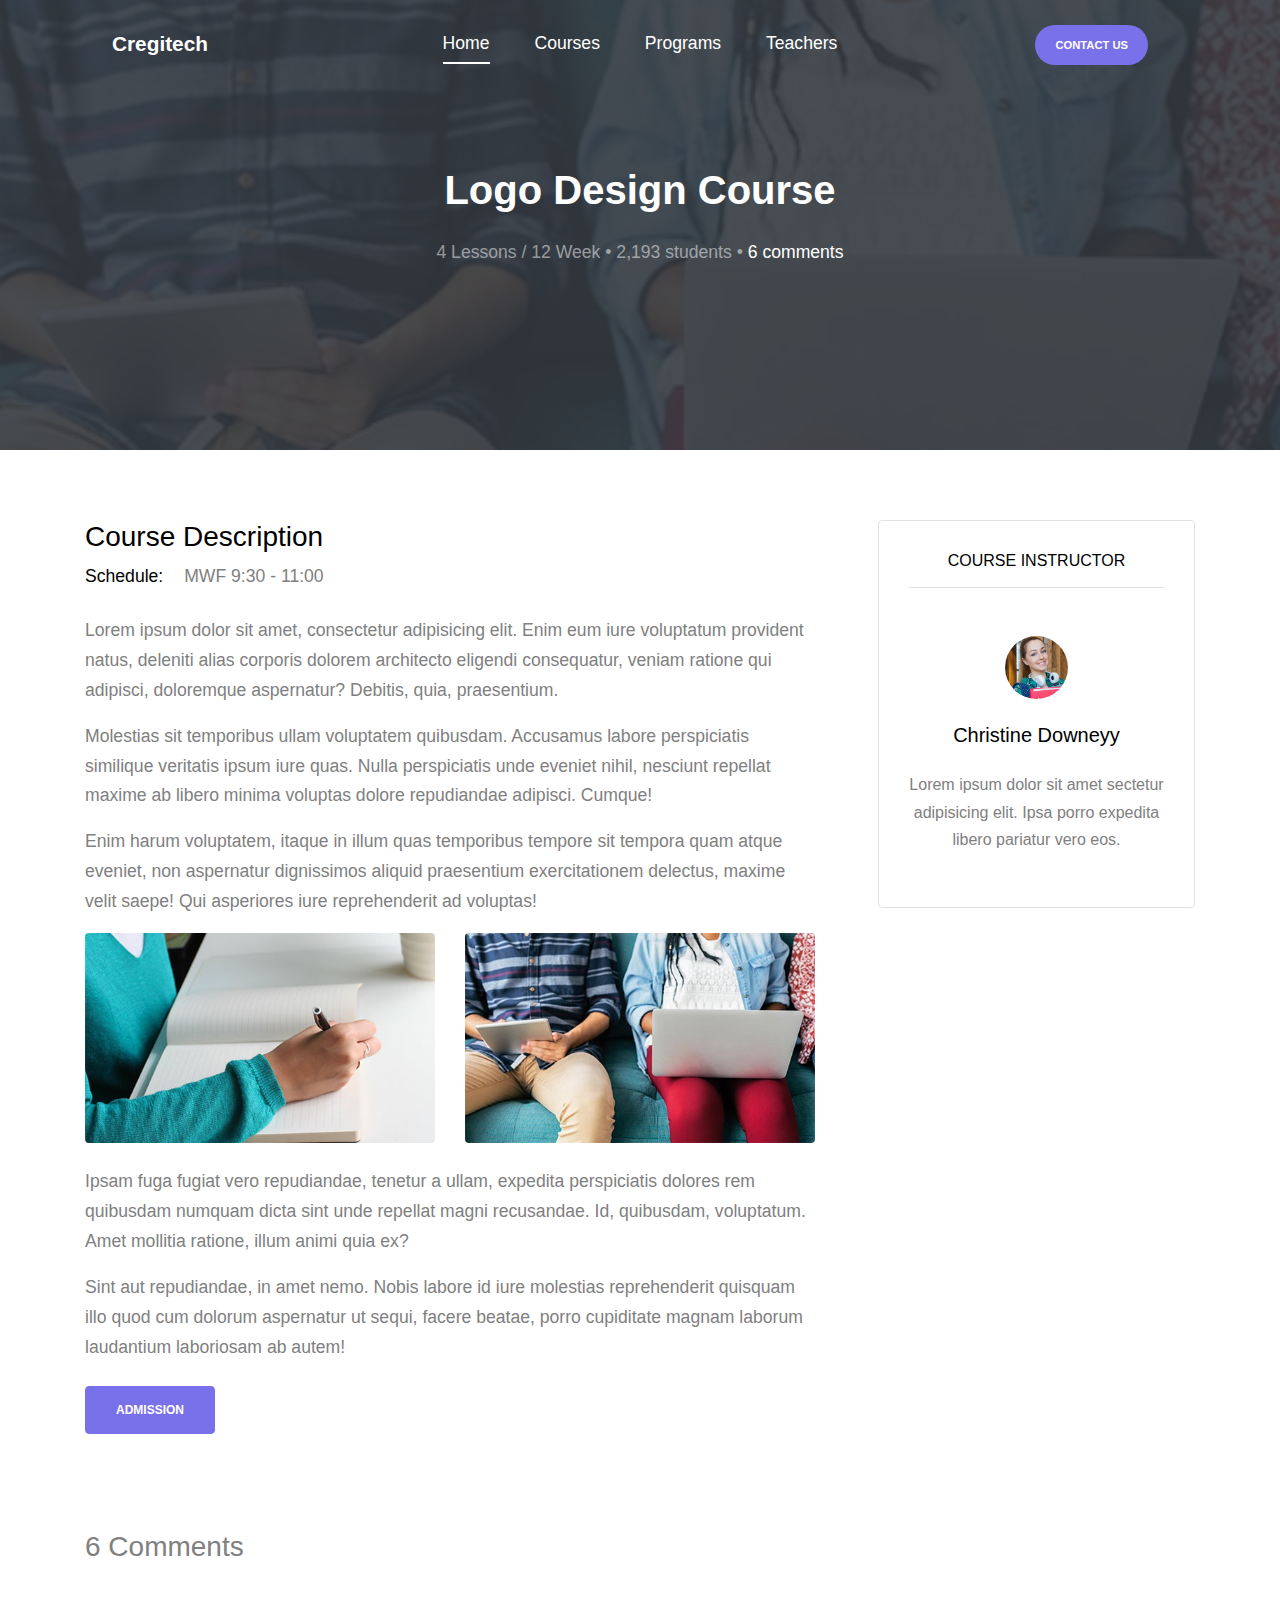
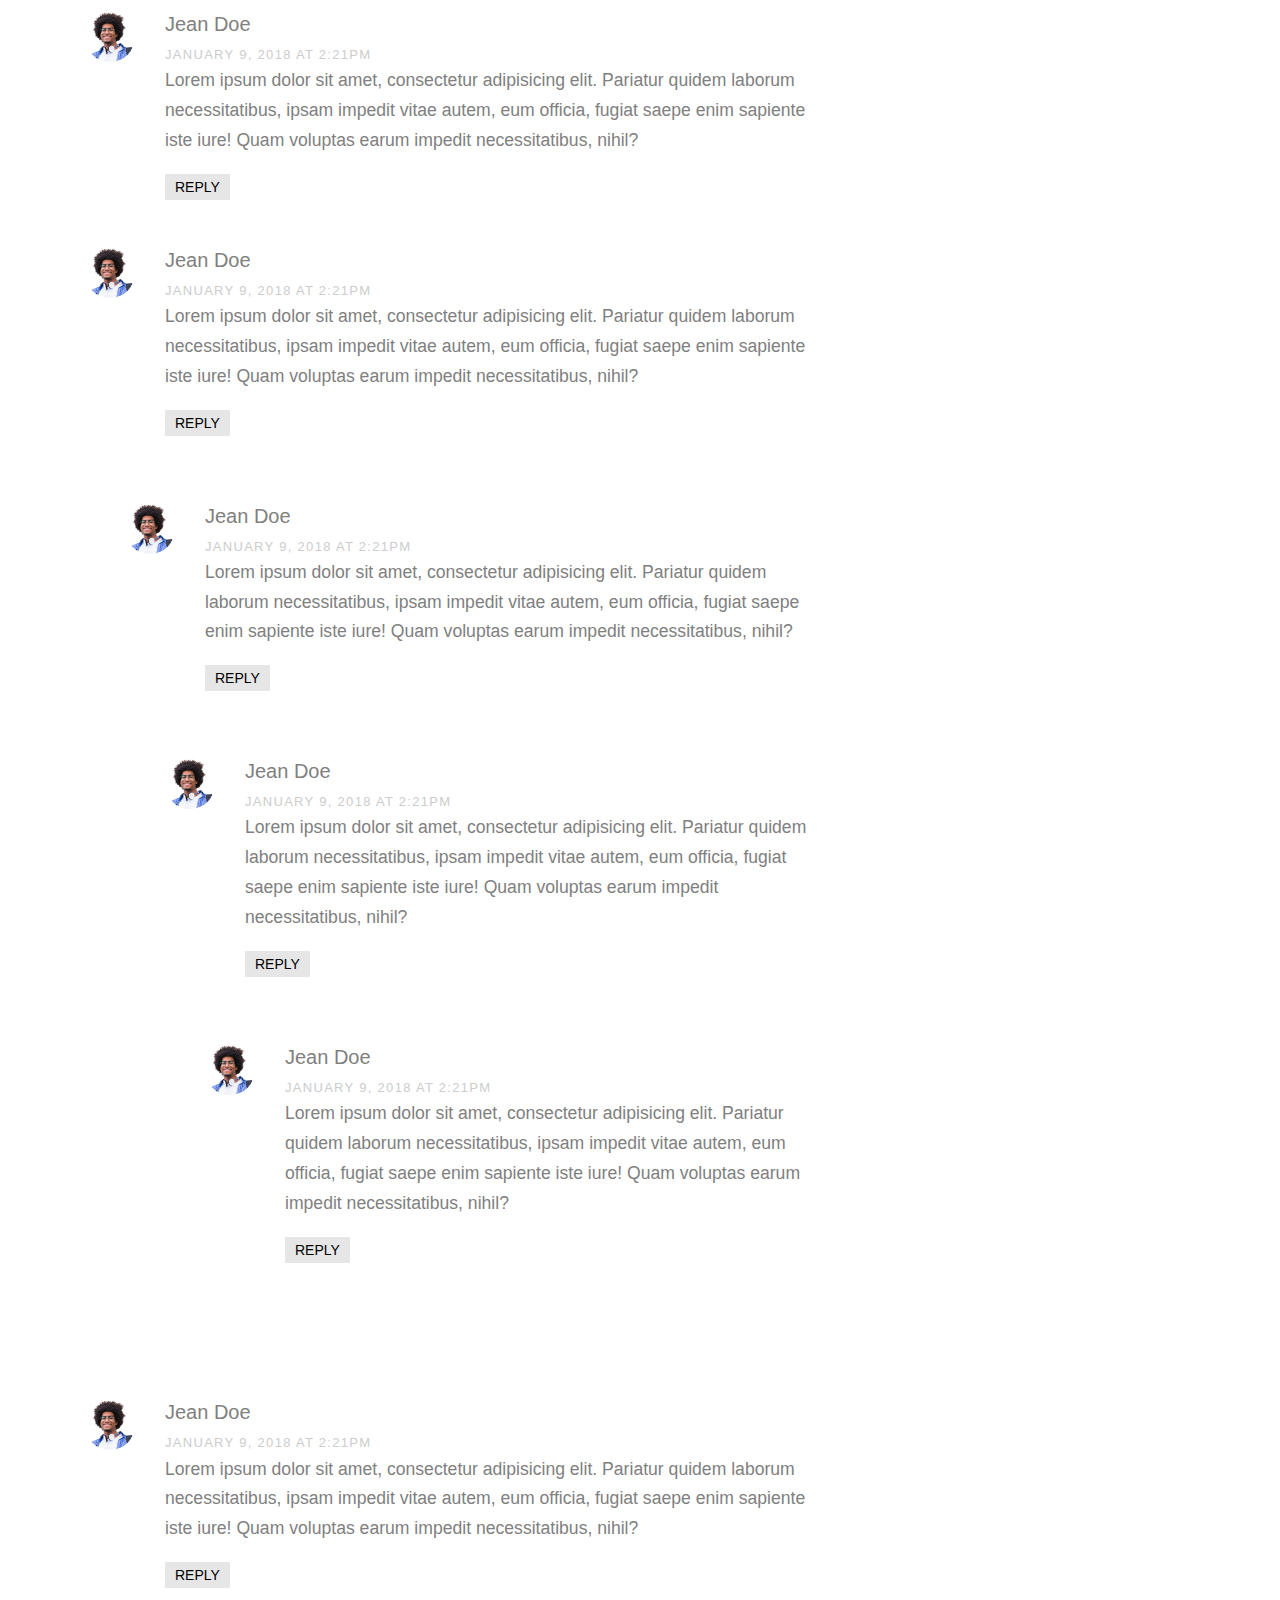
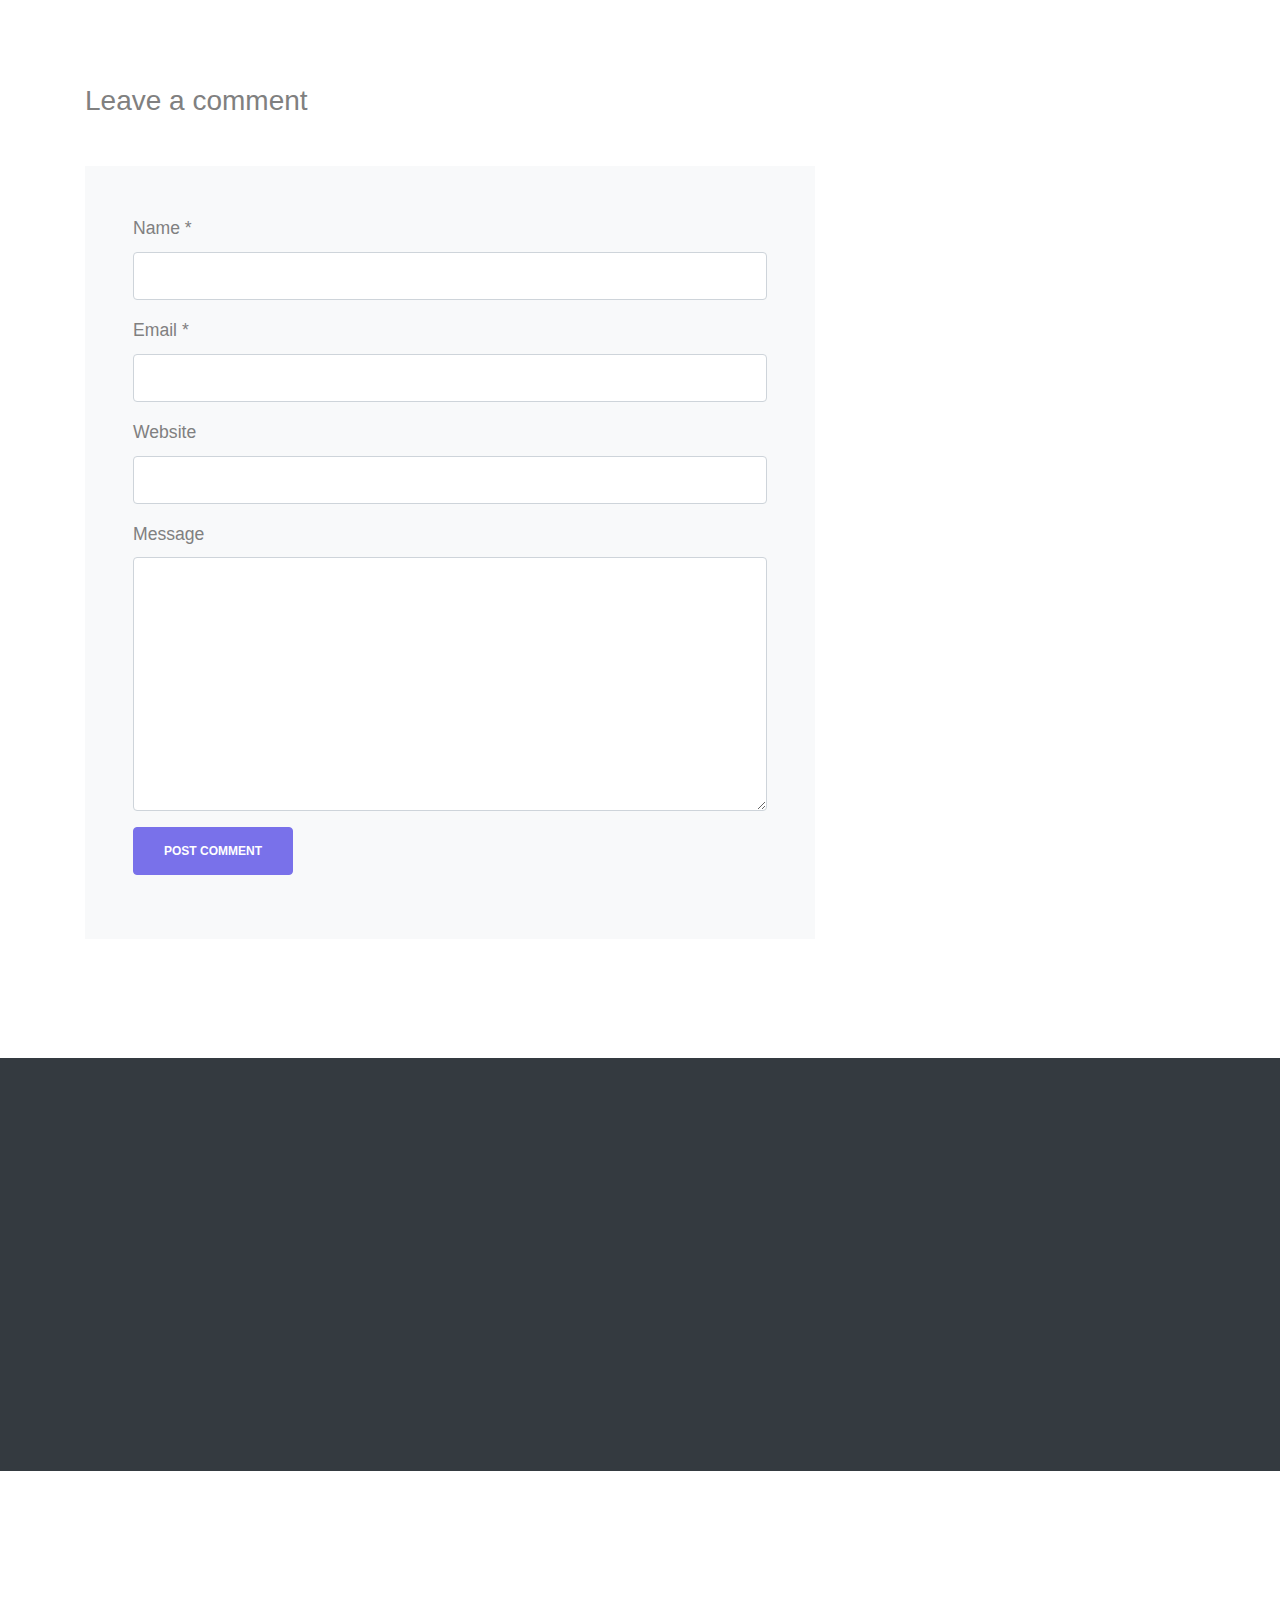
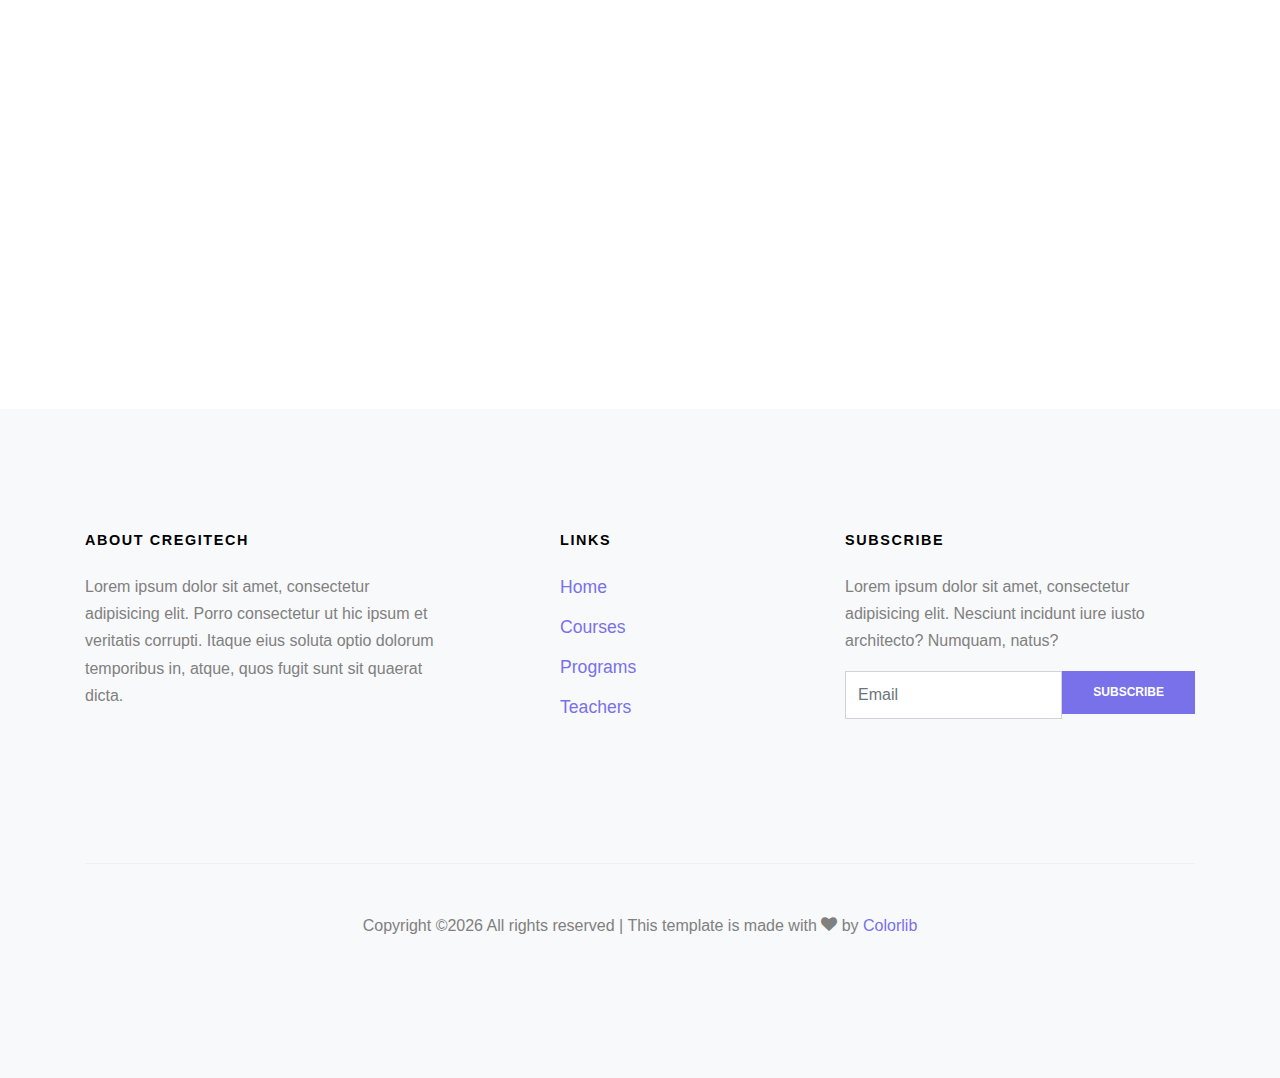
<file: course-single.html>
<!DOCTYPE html>
<html lang="en">
  <head>
    <title>Cregitech &mdash; Website by Colorlib</title>
    <meta charset="utf-8">
    <meta name="viewport" content="width=device-width, initial-scale=1, shrink-to-fit=no">
    
    
    <!-- <link href="https://fonts.googleapis.com/css?family=Muli:300,400,700,900" rel="stylesheet"> -->
    <link rel="stylesheet" href="fonts/icomoon/style.css">

    <link rel="stylesheet" href="css/bootstrap.min.css">
    <link rel="stylesheet" href="css/jquery-ui.css">
    <link rel="stylesheet" href="css/owl.carousel.min.css">
    <link rel="stylesheet" href="css/owl.theme.default.min.css">
    <link rel="stylesheet" href="css/owl.theme.default.min.css">

    <link rel="stylesheet" href="css/jquery.fancybox.min.css">

    <link rel="stylesheet" href="css/bootstrap-datepicker.css">

    <link rel="stylesheet" href="fonts/flaticon/font/flaticon.css">

    <link rel="stylesheet" href="css/aos.css">

    <link rel="stylesheet" href="css/style.css">
    
  </head>
  <body data-spy="scroll" data-target=".site-navbar-target" data-offset="300">
  
  <div class="site-wrap">

    <div class="site-mobile-menu site-navbar-target">
      <div class="site-mobile-menu-header">
        <div class="site-mobile-menu-close mt-3">
          <span class="icon-close2 js-menu-toggle"></span>
        </div>
      </div>
      <div class="site-mobile-menu-body"></div>
    </div>
   
    
    <header class="site-navbar py-4 js-sticky-header site-navbar-target" role="banner">
      
      <div class="container-fluid">
        <div class="d-flex align-items-center">
          <div class="site-logo mr-auto w-25"><a href="index.html">Cregitech</a></div>

          <div class="mx-auto text-center">
            <nav class="site-navigation position-relative text-right" role="navigation">
              <ul class="site-menu main-menu js-clone-nav mx-auto d-none d-lg-block  m-0 p-0">
                <li><a href="#home-section" class="nav-link">Home</a></li>
                <li><a href="#courses-section" class="nav-link">Courses</a></li>
                <li><a href="#programs-section" class="nav-link">Programs</a></li>
                <li><a href="#teachers-section" class="nav-link">Teachers</a></li>
              </ul>
            </nav>
          </div>

          <div class="ml-auto w-25">
            <nav class="site-navigation position-relative text-right" role="navigation">
              <ul class="site-menu main-menu site-menu-dark js-clone-nav mr-auto d-none d-lg-block m-0 p-0">
                <li class="cta"><a href="#contact-section" class="nav-link"><span>Contact Us</span></a></li>
              </ul>
            </nav>
            <a href="#" class="d-inline-block d-lg-none site-menu-toggle js-menu-toggle text-black float-right"><span class="icon-menu h3"></span></a>
          </div>
        </div>
      </div>
      
    </header>

    <div class="intro-section single-cover" id="home-section">
      
      <div class="slide-1 " style="background-image: url('images/img_2.jpg');" data-stellar-background-ratio="0.5">
        <div class="container">
          <div class="row align-items-center">
            <div class="col-12">
              <div class="row justify-content-center align-items-center text-center">
                <div class="col-lg-6">
                  <h1 data-aos="fade-up" data-aos-delay="0">Logo Design Course</h1>
                  <p data-aos="fade-up" data-aos-delay="100">4 Lessons / 12 Week &bullet; 2,193 students &bullet; <a href="#" class="text-white">6 comments</a></p>
                </div>

                
              </div>
            </div>
            
          </div>
        </div>
      </div>
    </div>
    
    <div class="site-section">
      <div class="container">
        <div class="row">
          <div class="col-lg-8 mb-5">

            <div class="mb-5">
              <h3 class="text-black">Course Description</h3>
              <p class="mb-4">
                <strong class="text-black mr-3">Schedule: </strong> MWF 9:30 - 11:00
              </p>
              <p>Lorem ipsum dolor sit amet, consectetur adipisicing elit. Enim eum iure voluptatum provident natus, deleniti alias corporis dolorem architecto eligendi consequatur, veniam ratione qui adipisci, doloremque aspernatur? Debitis, quia, praesentium.</p>
              <p>Molestias sit temporibus ullam voluptatem quibusdam. Accusamus labore perspiciatis similique veritatis ipsum iure quas. Nulla perspiciatis unde eveniet nihil, nesciunt repellat maxime ab libero minima voluptas dolore repudiandae adipisci. Cumque!</p>
              <p>Enim harum voluptatem, itaque in illum quas temporibus tempore sit tempora quam atque eveniet, non aspernatur dignissimos aliquid praesentium exercitationem delectus, maxime velit saepe! Qui asperiores iure reprehenderit ad voluptas!</p>
              <div class="row mb-4">
                <div class="col-md-6">
                  <img src="images/img_1.jpg" alt="Image" class="img-fluid rounded">
                </div>
                <div class="col-md-6">
                  <img src="images/img_2.jpg" alt="Image" class="img-fluid rounded">
                </div>
              </div>
              <p>Ipsam fuga fugiat vero repudiandae, tenetur a ullam, expedita perspiciatis dolores rem quibusdam numquam dicta sint unde repellat magni recusandae. Id, quibusdam, voluptatum. Amet mollitia ratione, illum animi quia ex?</p>
              <p>Sint aut repudiandae, in amet nemo. Nobis labore id iure molestias reprehenderit quisquam illo quod cum dolorum aspernatur ut sequi, facere beatae, porro cupiditate magnam laborum laudantium laboriosam ab autem!</p>

              <p class="mt-4"><a href="#" class="btn btn-primary">Admission</a></p>
            </div>

            <div class="pt-5">
              <h3 class="mb-5">6 Comments</h3>
              <ul class="comment-list">
                <li class="comment">
                  <div class="vcard bio">
                    <img src="images/person_1.jpg" alt="Image placeholder">
                  </div>
                  <div class="comment-body">
                    <h3>Jean Doe</h3>
                    <div class="meta">January 9, 2018 at 2:21pm</div>
                    <p>Lorem ipsum dolor sit amet, consectetur adipisicing elit. Pariatur quidem laborum necessitatibus, ipsam impedit vitae autem, eum officia, fugiat saepe enim sapiente iste iure! Quam voluptas earum impedit necessitatibus, nihil?</p>
                    <p><a href="#" class="reply">Reply</a></p>
                  </div>
                </li>

                <li class="comment">
                  <div class="vcard bio">
                    <img src="images/person_1.jpg" alt="Image placeholder">
                  </div>
                  <div class="comment-body">
                    <h3>Jean Doe</h3>
                    <div class="meta">January 9, 2018 at 2:21pm</div>
                    <p>Lorem ipsum dolor sit amet, consectetur adipisicing elit. Pariatur quidem laborum necessitatibus, ipsam impedit vitae autem, eum officia, fugiat saepe enim sapiente iste iure! Quam voluptas earum impedit necessitatibus, nihil?</p>
                    <p><a href="#" class="reply">Reply</a></p>
                  </div>

                  <ul class="children">
                    <li class="comment">
                      <div class="vcard bio">
                        <img src="images/person_1.jpg" alt="Image placeholder">
                      </div>
                      <div class="comment-body">
                        <h3>Jean Doe</h3>
                        <div class="meta">January 9, 2018 at 2:21pm</div>
                        <p>Lorem ipsum dolor sit amet, consectetur adipisicing elit. Pariatur quidem laborum necessitatibus, ipsam impedit vitae autem, eum officia, fugiat saepe enim sapiente iste iure! Quam voluptas earum impedit necessitatibus, nihil?</p>
                        <p><a href="#" class="reply">Reply</a></p>
                      </div>


                      <ul class="children">
                        <li class="comment">
                          <div class="vcard bio">
                            <img src="images/person_1.jpg" alt="Image placeholder">
                          </div>
                          <div class="comment-body">
                            <h3>Jean Doe</h3>
                            <div class="meta">January 9, 2018 at 2:21pm</div>
                            <p>Lorem ipsum dolor sit amet, consectetur adipisicing elit. Pariatur quidem laborum necessitatibus, ipsam impedit vitae autem, eum officia, fugiat saepe enim sapiente iste iure! Quam voluptas earum impedit necessitatibus, nihil?</p>
                            <p><a href="#" class="reply">Reply</a></p>
                          </div>

                            <ul class="children">
                              <li class="comment">
                                <div class="vcard bio">
                                  <img src="images/person_1.jpg" alt="Image placeholder">
                                </div>
                                <div class="comment-body">
                                  <h3>Jean Doe</h3>
                                  <div class="meta">January 9, 2018 at 2:21pm</div>
                                  <p>Lorem ipsum dolor sit amet, consectetur adipisicing elit. Pariatur quidem laborum necessitatibus, ipsam impedit vitae autem, eum officia, fugiat saepe enim sapiente iste iure! Quam voluptas earum impedit necessitatibus, nihil?</p>
                                  <p><a href="#" class="reply">Reply</a></p>
                                </div>
                              </li>
                            </ul>
                        </li>
                      </ul>
                    </li>
                  </ul>
                </li>

                <li class="comment">
                  <div class="vcard bio">
                    <img src="images/person_1.jpg" alt="Image placeholder">
                  </div>
                  <div class="comment-body">
                    <h3>Jean Doe</h3>
                    <div class="meta">January 9, 2018 at 2:21pm</div>
                    <p>Lorem ipsum dolor sit amet, consectetur adipisicing elit. Pariatur quidem laborum necessitatibus, ipsam impedit vitae autem, eum officia, fugiat saepe enim sapiente iste iure! Quam voluptas earum impedit necessitatibus, nihil?</p>
                    <p><a href="#" class="reply">Reply</a></p>
                  </div>
                </li>
              </ul>
              <!-- END comment-list -->
              
              <div class="comment-form-wrap pt-5">
                <h3 class="mb-5">Leave a comment</h3>
                <form action="#" class="p-5 bg-light">
                  <div class="form-group">
                    <label for="name">Name *</label>
                    <input type="text" class="form-control" id="name">
                  </div>
                  <div class="form-group">
                    <label for="email">Email *</label>
                    <input type="email" class="form-control" id="email">
                  </div>
                  <div class="form-group">
                    <label for="website">Website</label>
                    <input type="url" class="form-control" id="website">
                  </div>

                  <div class="form-group">
                    <label for="message">Message</label>
                    <textarea name="" id="message" cols="30" rows="10" class="form-control"></textarea>
                  </div>
                  <div class="form-group">
                    <input type="submit" value="Post Comment" class="btn btn-primary">
                  </div>

                </form>
              </div>
            </div>



          </div>
          <div class="col-lg-4 pl-lg-5">

            <div class="mb-5 text-center border rounded course-instructor">
              <h3 class="mb-5 text-black text-uppercase h6 border-bottom pb-3">Course Instructor</h3>
              <div class="mb-4 text-center">
                <img src="images/person_2.jpg" alt="Image" class="w-25 rounded-circle mb-4">  
                <h3 class="h5 text-black mb-4">Christine Downeyy</h3>
                <p>Lorem ipsum dolor sit amet sectetur adipisicing elit. Ipsa porro expedita libero pariatur vero eos.</p>
              </div>
            </div>

          </div>
        </div>
      </div>
    </div>

    <div class="site-section courses-title bg-dark" id="courses-section">
      <div class="container">
        <div class="row mb-5 justify-content-center">
          <div class="col-lg-7 text-center" data-aos="fade-up" data-aos-delay="">
            <h2 class="section-title">More Courses</h2>
          </div>
        </div>
      </div>
    </div>
    <div class="site-section courses-entry-wrap"  data-aos="fade" data-aos-delay="100">
      <div class="container">
        <div class="row">

          <div class="owl-carousel col-12 nonloop-block-14">

            <div class="course bg-white h-100 align-self-stretch">
              <figure class="m-0">
                <a href="course-single.html"><img src="images/img_1.jpg" alt="Image" class="img-fluid"></a>
              </figure>
              <div class="course-inner-text py-4 px-4">
                <span class="course-price">$20</span>
                <div class="meta"><span class="icon-clock-o"></span>4 Lessons / 12 week</div>
                <h3><a href="#">Study Law of Physics</a></h3>
                <p>Lorem ipsum dolor sit amet ipsa nulla adipisicing elit. </p>
              </div>
              <div class="d-flex border-top stats">
                <div class="py-3 px-4"><span class="icon-users"></span> 2,193 students</div>
                <div class="py-3 px-4 w-25 ml-auto border-left"><span class="icon-chat"></span> 2</div>
              </div>
            </div>

            <div class="course bg-white h-100 align-self-stretch">
              <figure class="m-0">
                <a href="course-single.html"><img src="images/img_2.jpg" alt="Image" class="img-fluid"></a>
              </figure>
              <div class="course-inner-text py-4 px-4">
                <span class="course-price">$99</span>
                <div class="meta"><span class="icon-clock-o"></span>4 Lessons / 12 week</div>
                <h3><a href="#">Logo Design Course</a></h3>
                <p>Lorem ipsum dolor sit amet ipsa nulla adipisicing elit. </p>
              </div>
              <div class="d-flex border-top stats">
                <div class="py-3 px-4"><span class="icon-users"></span> 2,193 students</div>
                <div class="py-3 px-4 w-25 ml-auto border-left"><span class="icon-chat"></span> 2</div>
              </div>
            </div>

            <div class="course bg-white h-100 align-self-stretch">
              <figure class="m-0">
                <a href="course-single.html"><img src="images/img_3.jpg" alt="Image" class="img-fluid"></a>
              </figure>
              <div class="course-inner-text py-4 px-4">
                <span class="course-price">$99</span>
                <div class="meta"><span class="icon-clock-o"></span>4 Lessons / 12 week</div>
                <h3><a href="#">JS Programming Language</a></h3>
                <p>Lorem ipsum dolor sit amet ipsa nulla adipisicing elit. </p>
              </div>
              <div class="d-flex border-top stats">
                <div class="py-3 px-4"><span class="icon-users"></span> 2,193 students</div>
                <div class="py-3 px-4 w-25 ml-auto border-left"><span class="icon-chat"></span> 2</div>
              </div>
            </div>



            <div class="course bg-white h-100 align-self-stretch">
              <figure class="m-0">
                <a href="course-single.html"><img src="images/img_4.jpg" alt="Image" class="img-fluid"></a>
              </figure>
              <div class="course-inner-text py-4 px-4">
                <span class="course-price">$20</span>
                <div class="meta"><span class="icon-clock-o"></span>4 Lessons / 12 week</div>
                <h3><a href="#">Study Law of Physics</a></h3>
                <p>Lorem ipsum dolor sit amet ipsa nulla adipisicing elit. </p>
              </div>
              <div class="d-flex border-top stats">
                <div class="py-3 px-4"><span class="icon-users"></span> 2,193 students</div>
                <div class="py-3 px-4 w-25 ml-auto border-left"><span class="icon-chat"></span> 2</div>
              </div>
            </div>

            <div class="course bg-white h-100 align-self-stretch">
              <figure class="m-0">
                <a href="course-single.html"><img src="images/img_5.jpg" alt="Image" class="img-fluid"></a>
              </figure>
              <div class="course-inner-text py-4 px-4">
                <span class="course-price">$99</span>
                <div class="meta"><span class="icon-clock-o"></span>4 Lessons / 12 week</div>
                <h3><a href="#">Logo Design Course</a></h3>
                <p>Lorem ipsum dolor sit amet ipsa nulla adipisicing elit. </p>
              </div>
              <div class="d-flex border-top stats">
                <div class="py-3 px-4"><span class="icon-users"></span> 2,193 students</div>
                <div class="py-3 px-4 w-25 ml-auto border-left"><span class="icon-chat"></span> 2</div>
              </div>
            </div>

            <div class="course bg-white h-100 align-self-stretch">
              <figure class="m-0">
                <a href="course-single.html"><img src="images/img_6.jpg" alt="Image" class="img-fluid"></a>
              </figure>
              <div class="course-inner-text py-4 px-4">
                <span class="course-price">$99</span>
                <div class="meta"><span class="icon-clock-o"></span>4 Lessons / 12 week</div>
                <h3><a href="#">JS Programming Language</a></h3>
                <p>Lorem ipsum dolor sit amet ipsa nulla adipisicing elit. </p>
              </div>
              <div class="d-flex border-top stats">
                <div class="py-3 px-4"><span class="icon-users"></span> 2,193 students</div>
                <div class="py-3 px-4 w-25 ml-auto border-left"><span class="icon-chat"></span> 2</div>
              </div>
            </div>

          </div>

         

        </div>
        <div class="row justify-content-center">
          <div class="col-7 text-center">
            <button class="customPrevBtn btn btn-primary m-1">Prev</button>
            <button class="customNextBtn btn btn-primary m-1">Next</button>
          </div>
        </div>
      </div>
    </div>
     
    <footer class="footer-section bg-light">
      <div class="container">
        <div class="row">
          <div class="col-md-4">
            <h3>About Cregitech</h3>
            <p>Lorem ipsum dolor sit amet, consectetur adipisicing elit. Porro consectetur ut hic ipsum et veritatis corrupti. Itaque eius soluta optio dolorum temporibus in, atque, quos fugit sunt sit quaerat dicta.</p>
          </div>

          <div class="col-md-3 ml-auto">
            <h3>Links</h3>
            <ul class="list-unstyled footer-links">
              <li><a href="#">Home</a></li>
              <li><a href="#">Courses</a></li>
              <li><a href="#">Programs</a></li>
              <li><a href="#">Teachers</a></li>
            </ul>
          </div>

          <div class="col-md-4">
            <h3>Subscribe</h3>
            <p>Lorem ipsum dolor sit amet, consectetur adipisicing elit. Nesciunt incidunt iure iusto architecto? Numquam, natus?</p>
            <form action="#" class="footer-subscribe">
              <div class="d-flex mb-5">
                <input type="text" class="form-control rounded-0" placeholder="Email">
                <input type="submit" class="btn btn-primary rounded-0" value="Subscribe">
              </div>
            </form>
          </div>

        </div>

        <div class="row pt-5 mt-5 text-center">
          <div class="col-md-12">
            <div class="border-top pt-5">
            <p>
        <!-- Link back to Colorlib can't be removed. Template is licensed under CC BY 3.0. -->
        Copyright &copy;<script>document.write(new Date().getFullYear());</script> All rights reserved | This template is made with <i class="icon-heart" aria-hidden="true"></i> by <a href="https://colorlib.com" target="_blank" >Colorlib</a>
        <!-- Link back to Colorlib can't be removed. Template is licensed under CC BY 3.0. -->
      </p>
            </div>
          </div>
          
        </div>
      </div>
    </footer>

  
    
  </div> <!-- .site-wrap -->

  <script src="js/jquery-3.3.1.min.js"></script>
  <script src="js/jquery-migrate-3.0.1.min.js"></script>
  <script src="js/jquery-ui.js"></script>
  <script src="js/popper.min.js"></script>
  <script src="js/bootstrap.min.js"></script>
  <script src="js/owl.carousel.min.js"></script>
  <script src="js/jquery.stellar.min.js"></script>
  <script src="js/jquery.countdown.min.js"></script>
  <script src="js/bootstrap-datepicker.min.js"></script>
  <script src="js/jquery.easing.1.3.js"></script>
  <script src="js/aos.js"></script>
  <script src="js/jquery.fancybox.min.js"></script>
  <script src="js/jquery.sticky.js"></script>

  
  <script src="js/main.js"></script>
    
  </body>
</html>
</file>
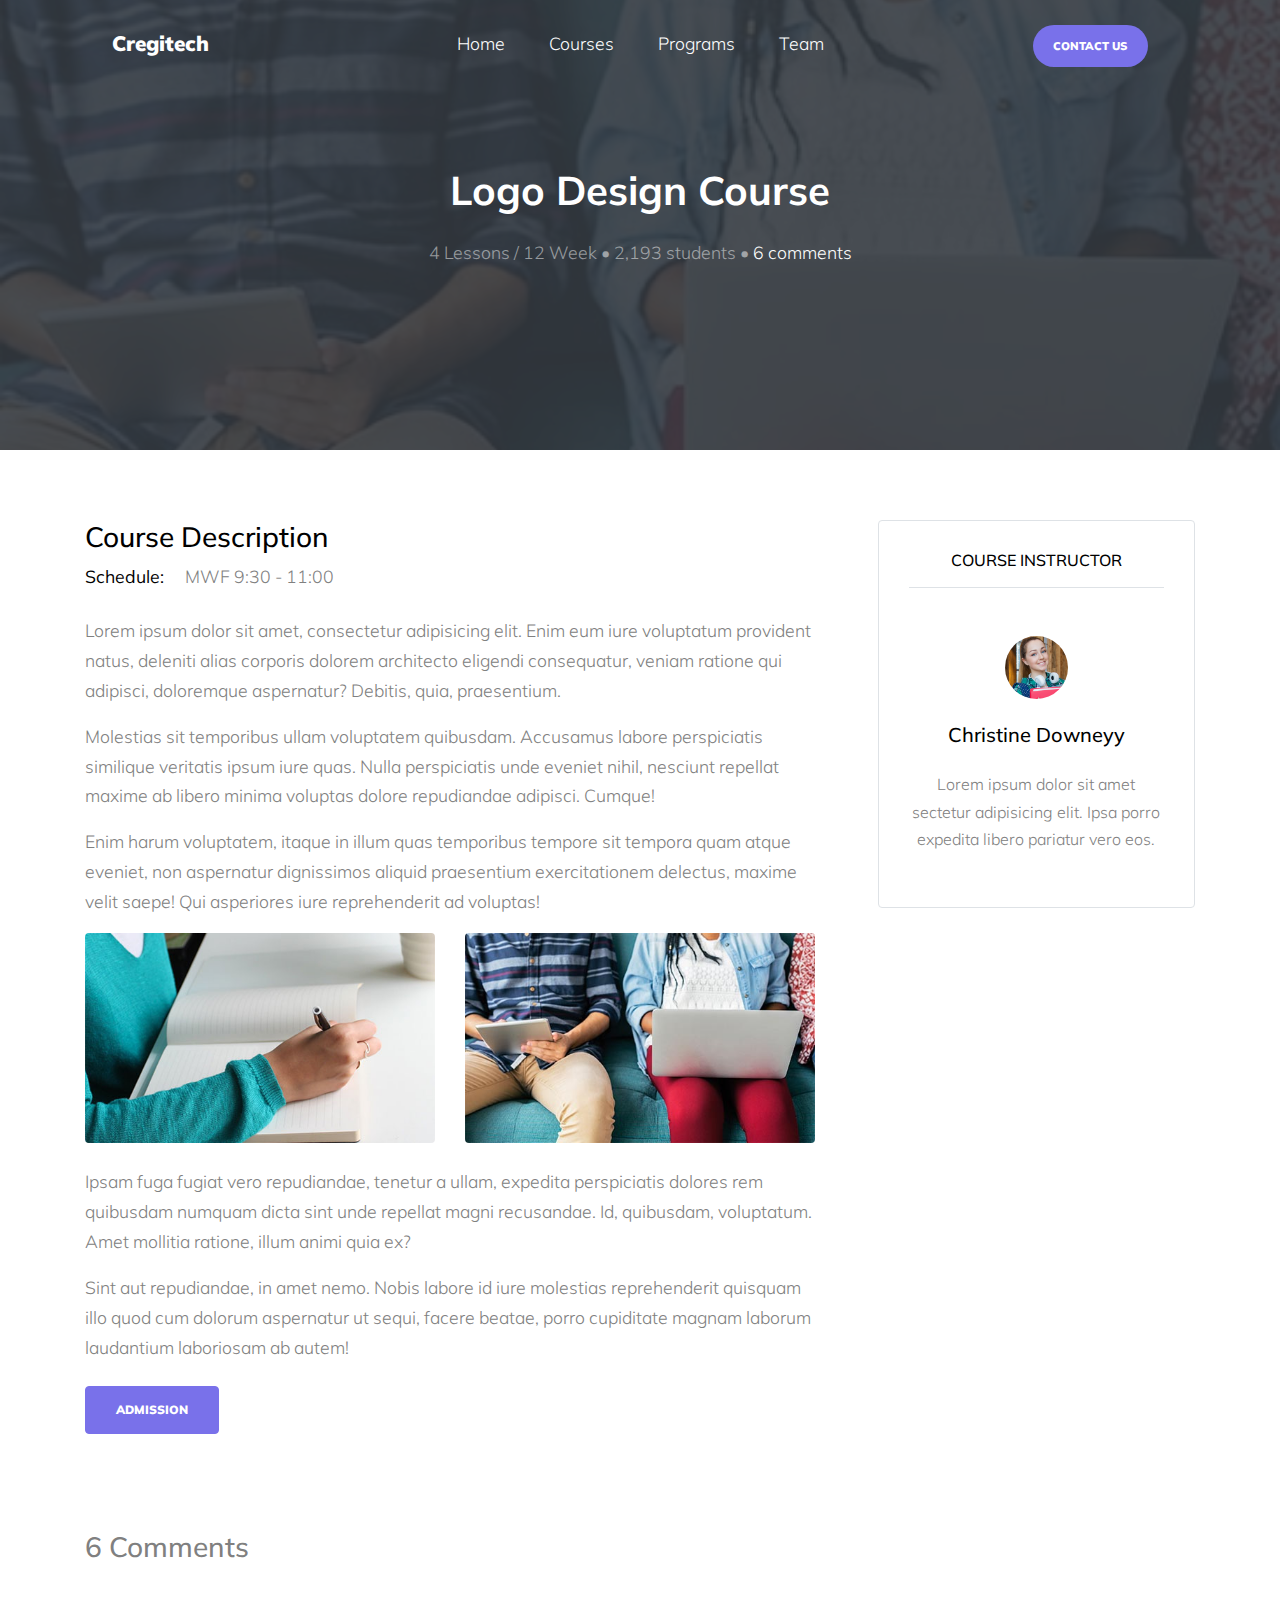
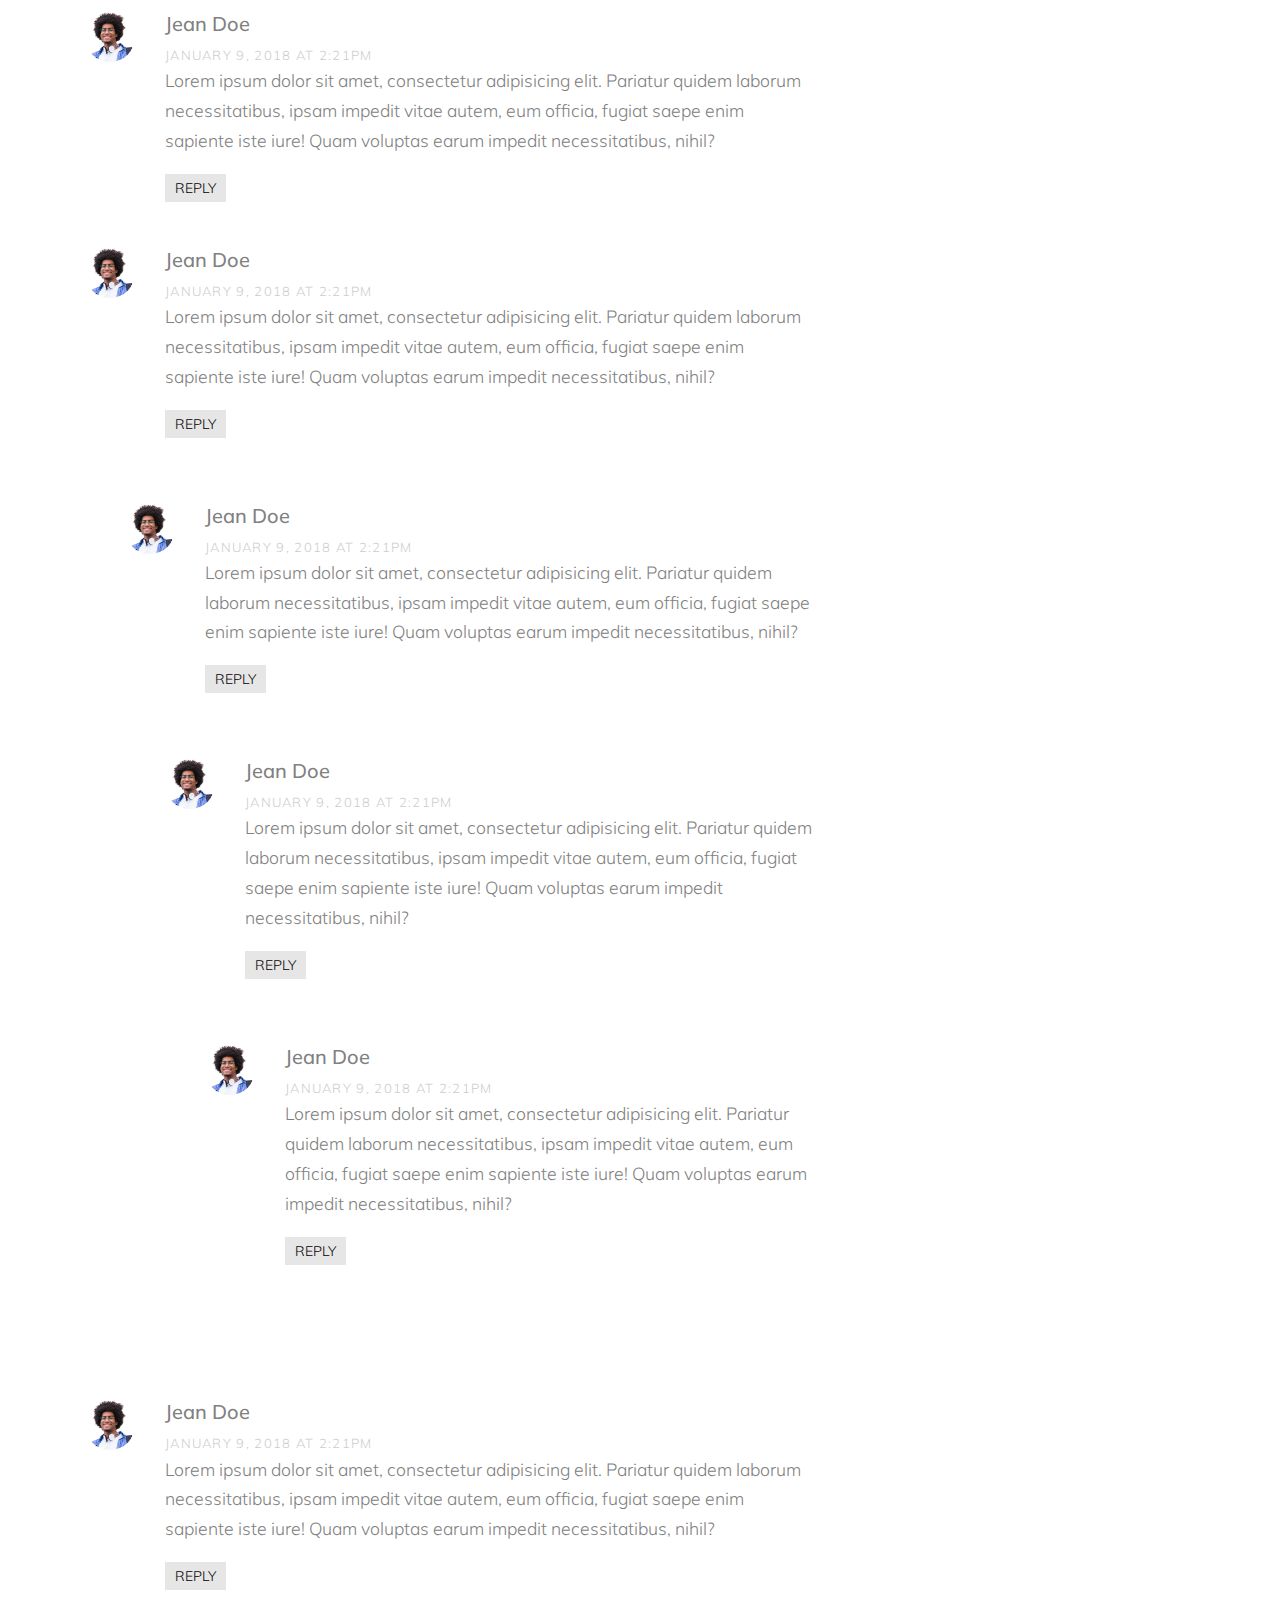
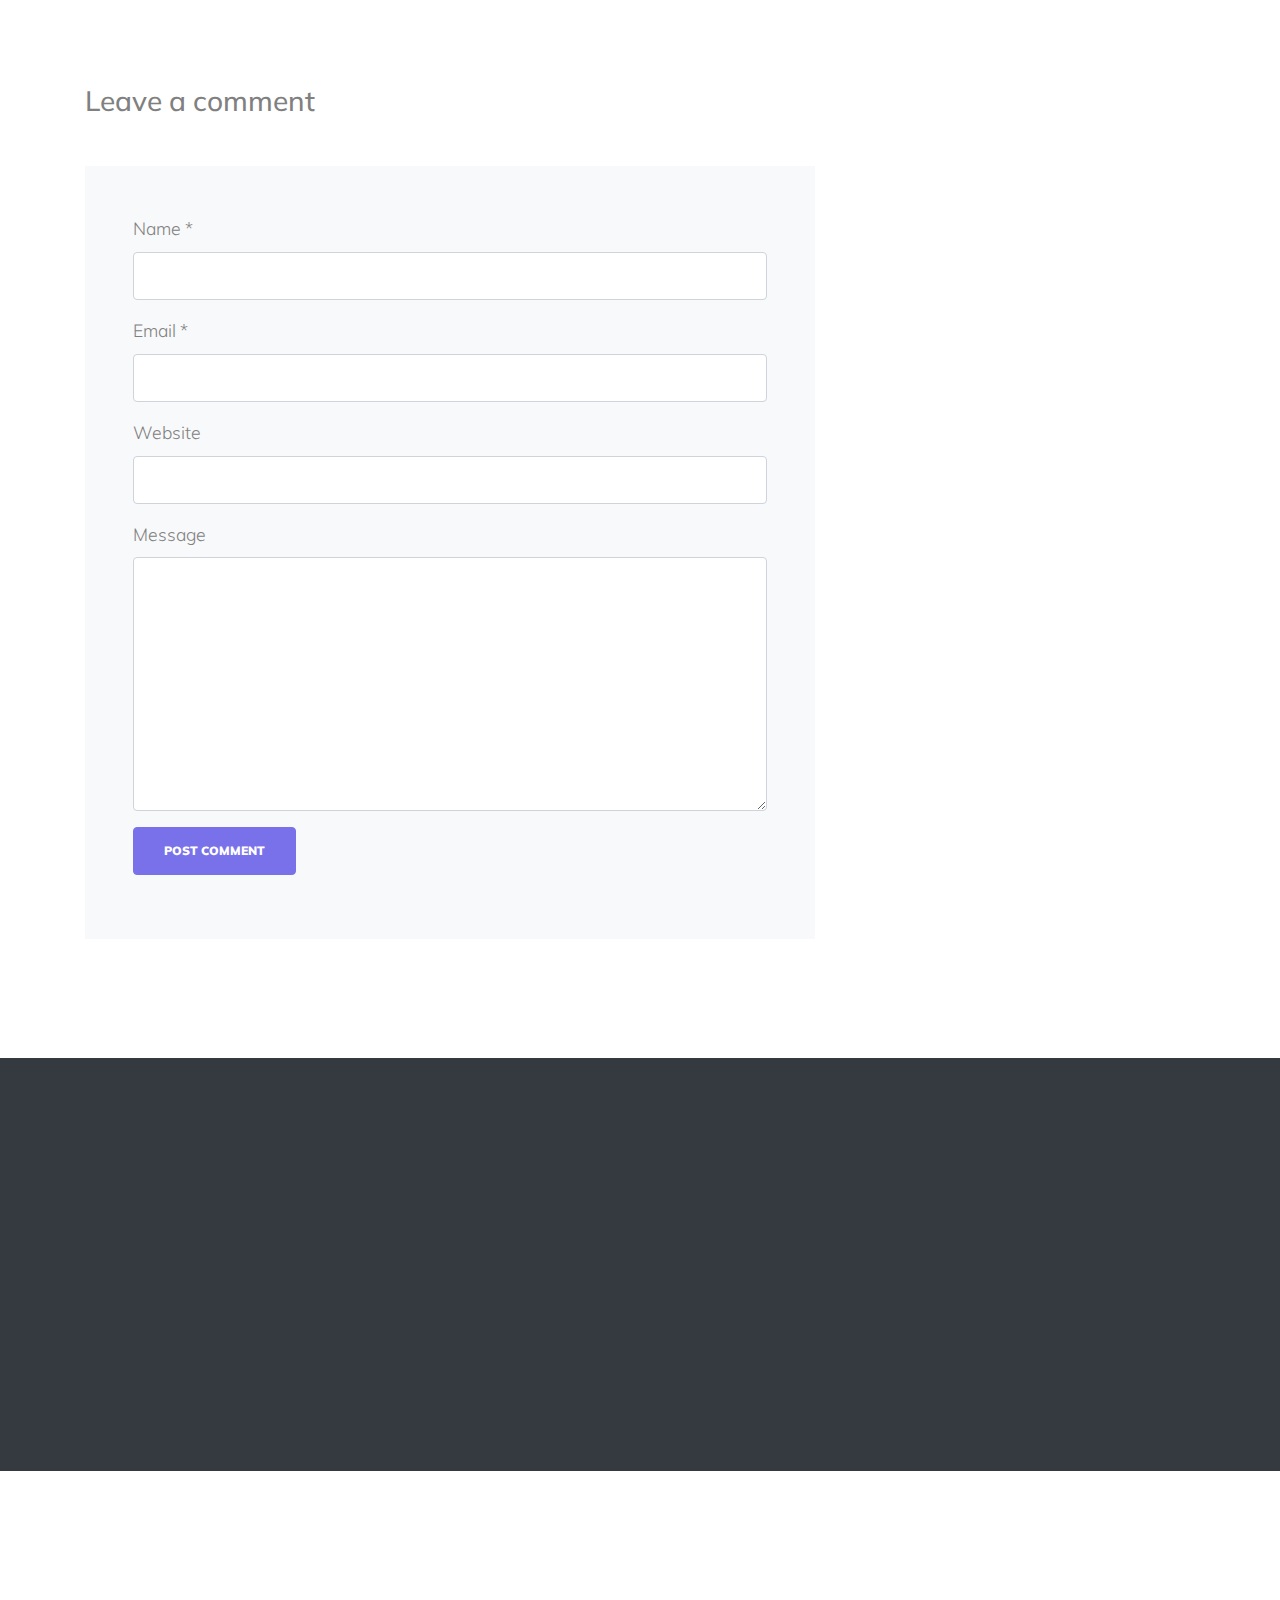
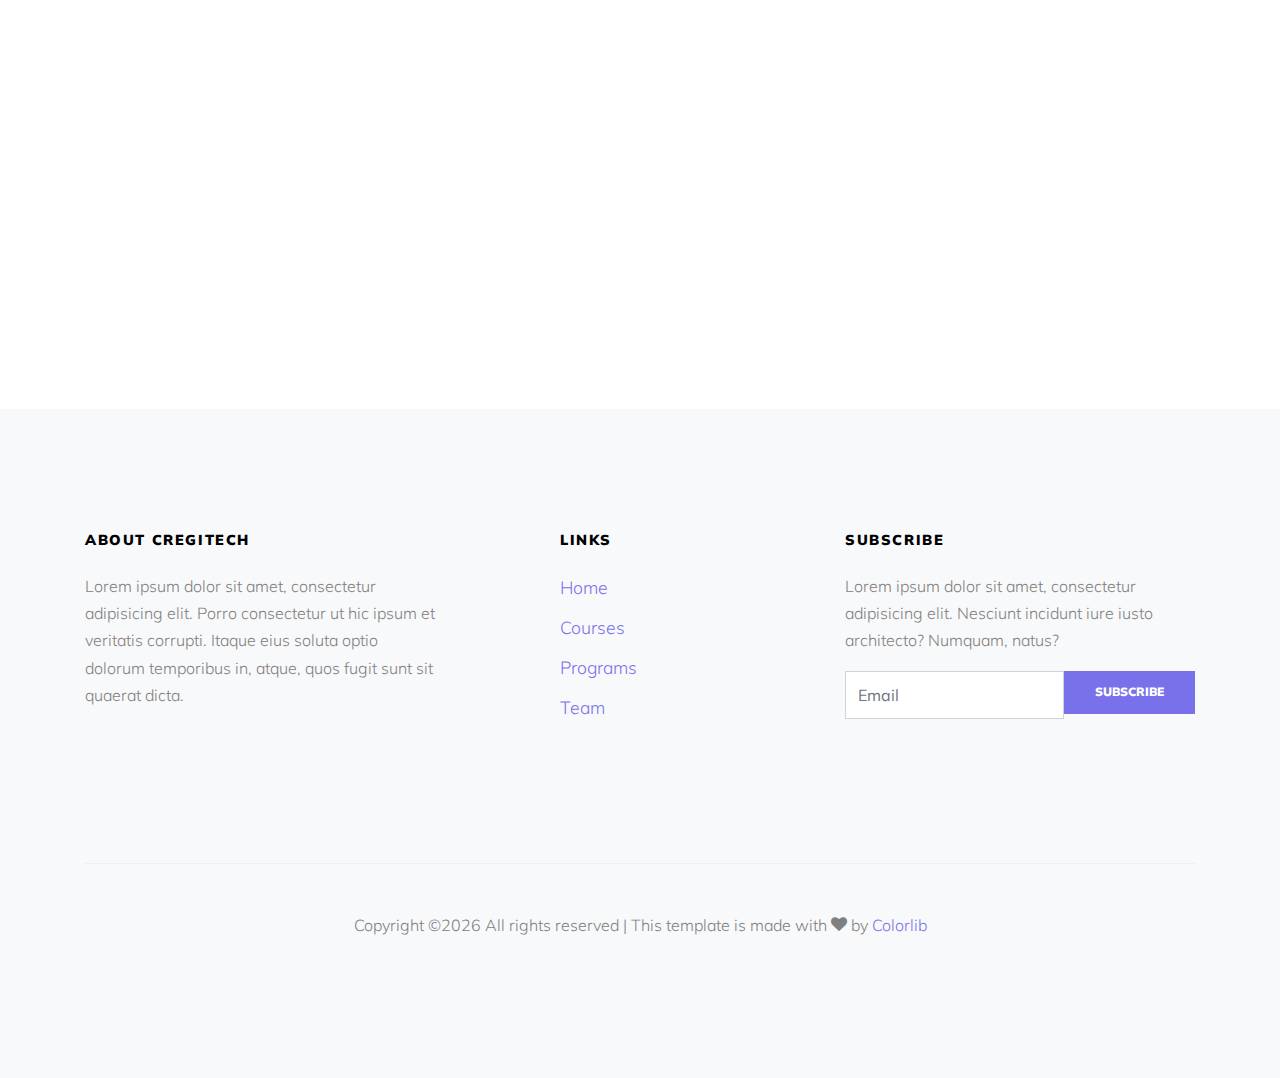
<file: data-science.html>
<!DOCTYPE html>
<html lang="en">
  <head>
    <title>Cregitech </title>
    <meta charset="utf-8">
    <meta name="viewport" content="width=device-width, initial-scale=1, shrink-to-fit=no">
    
    
    <link href="https://fonts.googleapis.com/css?family=Muli:300,400,700,900" rel="stylesheet">
    <link rel="stylesheet" href="fonts/icomoon/style.css">

    <link rel="stylesheet" href="css/bootstrap.min.css">
    <link rel="stylesheet" href="css/jquery-ui.css">
    <link rel="stylesheet" href="css/owl.carousel.min.css">
    <link rel="stylesheet" href="css/owl.theme.default.min.css">
    <link rel="stylesheet" href="css/owl.theme.default.min.css">

    <link rel="stylesheet" href="css/jquery.fancybox.min.css">

    <link rel="stylesheet" href="css/bootstrap-datepicker.css">

    <link rel="stylesheet" href="fonts/flaticon/font/flaticon.css">

    <link rel="stylesheet" href="css/aos.css">

    <link rel="stylesheet" href="css/style.css">
    
  </head>
  <body data-spy="scroll" data-target=".site-navbar-target" data-offset="300">
  
  <div class="site-wrap">

    <div class="site-mobile-menu site-navbar-target">
      <div class="site-mobile-menu-header">
        <div class="site-mobile-menu-close mt-3">
          <span class="icon-close2 js-menu-toggle"></span>
        </div>
      </div>
      <div class="site-mobile-menu-body"></div>
    </div>
   
    
    <header class="site-navbar py-4 js-sticky-header site-navbar-target" role="banner">
      
      <div class="container-fluid">
        <div class="d-flex align-items-center">
          <div class="site-logo mr-auto w-25"><a href="index.html">Cregitech</a></div>

          <div class="mx-auto text-center">
            <nav class="site-navigation position-relative text-right" role="navigation">
              <ul class="site-menu main-menu js-clone-nav mx-auto d-none d-lg-block  m-0 p-0">
                <li><a href="index.html" class="nav-link">Home</a></li>
                <li><a href="index.html#courses-section" class="nav-link">Courses</a></li>
                <li><a href="index.html#programs-section" class="nav-link">Programs</a></li>
                <li><a href="index.html#team-section" class="nav-link">Team</a></li>
              </ul>
            </nav>
          </div>

          <div class="ml-auto w-25">
            <nav class="site-navigation position-relative text-right" role="navigation">
              <ul class="site-menu main-menu site-menu-dark js-clone-nav mr-auto d-none d-lg-block m-0 p-0">
                <li class="cta"><a href="#contact-section" class="nav-link"><span>Contact Us</span></a></li>
              </ul>
            </nav>
            <a href="#" class="d-inline-block d-lg-none site-menu-toggle js-menu-toggle text-black float-right"><span class="icon-menu h3"></span></a>
          </div>
        </div>
      </div>
      
    </header>

    <div class="intro-section single-cover" id="home-section">
      
      <div class="slide-1 " style="background-image: url('images/img_2.jpg');" data-stellar-background-ratio="0.5">
        <div class="container">
          <div class="row align-items-center">
            <div class="col-12">
              <div class="row justify-content-center align-items-center text-center">
                <div class="col-lg-6">
                  <h1 data-aos="fade-up" data-aos-delay="0">Logo Design Course</h1>
                  <p data-aos="fade-up" data-aos-delay="100">4 Lessons / 12 Week &bullet; 2,193 students &bullet; <a href="#" class="text-white">6 comments</a></p>
                </div>

                
              </div>
            </div>
            
          </div>
        </div>
      </div>
    </div>
    
    <div class="site-section">
      <div class="container">
        <div class="row">
          <div class="col-lg-8 mb-5">

            <div class="mb-5">
              <h3 class="text-black">Course Description</h3>
              <p class="mb-4">
                <strong class="text-black mr-3">Schedule: </strong> MWF 9:30 - 11:00
              </p>
              <p>Lorem ipsum dolor sit amet, consectetur adipisicing elit. Enim eum iure voluptatum provident natus, deleniti alias corporis dolorem architecto eligendi consequatur, veniam ratione qui adipisci, doloremque aspernatur? Debitis, quia, praesentium.</p>
              <p>Molestias sit temporibus ullam voluptatem quibusdam. Accusamus labore perspiciatis similique veritatis ipsum iure quas. Nulla perspiciatis unde eveniet nihil, nesciunt repellat maxime ab libero minima voluptas dolore repudiandae adipisci. Cumque!</p>
              <p>Enim harum voluptatem, itaque in illum quas temporibus tempore sit tempora quam atque eveniet, non aspernatur dignissimos aliquid praesentium exercitationem delectus, maxime velit saepe! Qui asperiores iure reprehenderit ad voluptas!</p>
              <div class="row mb-4">
                <div class="col-md-6">
                  <img src="images/img_1.jpg" alt="Image" class="img-fluid rounded">
                </div>
                <div class="col-md-6">
                  <img src="images/img_2.jpg" alt="Image" class="img-fluid rounded">
                </div>
              </div>
              <p>Ipsam fuga fugiat vero repudiandae, tenetur a ullam, expedita perspiciatis dolores rem quibusdam numquam dicta sint unde repellat magni recusandae. Id, quibusdam, voluptatum. Amet mollitia ratione, illum animi quia ex?</p>
              <p>Sint aut repudiandae, in amet nemo. Nobis labore id iure molestias reprehenderit quisquam illo quod cum dolorum aspernatur ut sequi, facere beatae, porro cupiditate magnam laborum laudantium laboriosam ab autem!</p>

              <p class="mt-4"><a href="#" class="btn btn-primary">Admission</a></p>
            </div>

            <div class="pt-5">
              <h3 class="mb-5">6 Comments</h3>
              <ul class="comment-list">
                <li class="comment">
                  <div class="vcard bio">
                    <img src="images/person_1.jpg" alt="Image placeholder">
                  </div>
                  <div class="comment-body">
                    <h3>Jean Doe</h3>
                    <div class="meta">January 9, 2018 at 2:21pm</div>
                    <p>Lorem ipsum dolor sit amet, consectetur adipisicing elit. Pariatur quidem laborum necessitatibus, ipsam impedit vitae autem, eum officia, fugiat saepe enim sapiente iste iure! Quam voluptas earum impedit necessitatibus, nihil?</p>
                    <p><a href="#" class="reply">Reply</a></p>
                  </div>
                </li>

                <li class="comment">
                  <div class="vcard bio">
                    <img src="images/person_1.jpg" alt="Image placeholder">
                  </div>
                  <div class="comment-body">
                    <h3>Jean Doe</h3>
                    <div class="meta">January 9, 2018 at 2:21pm</div>
                    <p>Lorem ipsum dolor sit amet, consectetur adipisicing elit. Pariatur quidem laborum necessitatibus, ipsam impedit vitae autem, eum officia, fugiat saepe enim sapiente iste iure! Quam voluptas earum impedit necessitatibus, nihil?</p>
                    <p><a href="#" class="reply">Reply</a></p>
                  </div>

                  <ul class="children">
                    <li class="comment">
                      <div class="vcard bio">
                        <img src="images/person_1.jpg" alt="Image placeholder">
                      </div>
                      <div class="comment-body">
                        <h3>Jean Doe</h3>
                        <div class="meta">January 9, 2018 at 2:21pm</div>
                        <p>Lorem ipsum dolor sit amet, consectetur adipisicing elit. Pariatur quidem laborum necessitatibus, ipsam impedit vitae autem, eum officia, fugiat saepe enim sapiente iste iure! Quam voluptas earum impedit necessitatibus, nihil?</p>
                        <p><a href="#" class="reply">Reply</a></p>
                      </div>


                      <ul class="children">
                        <li class="comment">
                          <div class="vcard bio">
                            <img src="images/person_1.jpg" alt="Image placeholder">
                          </div>
                          <div class="comment-body">
                            <h3>Jean Doe</h3>
                            <div class="meta">January 9, 2018 at 2:21pm</div>
                            <p>Lorem ipsum dolor sit amet, consectetur adipisicing elit. Pariatur quidem laborum necessitatibus, ipsam impedit vitae autem, eum officia, fugiat saepe enim sapiente iste iure! Quam voluptas earum impedit necessitatibus, nihil?</p>
                            <p><a href="#" class="reply">Reply</a></p>
                          </div>

                            <ul class="children">
                              <li class="comment">
                                <div class="vcard bio">
                                  <img src="images/person_1.jpg" alt="Image placeholder">
                                </div>
                                <div class="comment-body">
                                  <h3>Jean Doe</h3>
                                  <div class="meta">January 9, 2018 at 2:21pm</div>
                                  <p>Lorem ipsum dolor sit amet, consectetur adipisicing elit. Pariatur quidem laborum necessitatibus, ipsam impedit vitae autem, eum officia, fugiat saepe enim sapiente iste iure! Quam voluptas earum impedit necessitatibus, nihil?</p>
                                  <p><a href="#" class="reply">Reply</a></p>
                                </div>
                              </li>
                            </ul>
                        </li>
                      </ul>
                    </li>
                  </ul>
                </li>

                <li class="comment">
                  <div class="vcard bio">
                    <img src="images/person_1.jpg" alt="Image placeholder">
                  </div>
                  <div class="comment-body">
                    <h3>Jean Doe</h3>
                    <div class="meta">January 9, 2018 at 2:21pm</div>
                    <p>Lorem ipsum dolor sit amet, consectetur adipisicing elit. Pariatur quidem laborum necessitatibus, ipsam impedit vitae autem, eum officia, fugiat saepe enim sapiente iste iure! Quam voluptas earum impedit necessitatibus, nihil?</p>
                    <p><a href="#" class="reply">Reply</a></p>
                  </div>
                </li>
              </ul>
              <!-- END comment-list -->
              
              <div class="comment-form-wrap pt-5">
                <h3 class="mb-5">Leave a comment</h3>
                <form action="#" class="p-5 bg-light">
                  <div class="form-group">
                    <label for="name">Name *</label>
                    <input type="text" class="form-control" id="name">
                  </div>
                  <div class="form-group">
                    <label for="email">Email *</label>
                    <input type="email" class="form-control" id="email">
                  </div>
                  <div class="form-group">
                    <label for="website">Website</label>
                    <input type="url" class="form-control" id="website">
                  </div>

                  <div class="form-group">
                    <label for="message">Message</label>
                    <textarea name="" id="message" cols="30" rows="10" class="form-control"></textarea>
                  </div>
                  <div class="form-group">
                    <input type="submit" value="Post Comment" class="btn btn-primary">
                  </div>

                </form>
              </div>
            </div>



          </div>
          <div class="col-lg-4 pl-lg-5">

            <div class="mb-5 text-center border rounded course-instructor">
              <h3 class="mb-5 text-black text-uppercase h6 border-bottom pb-3">Course Instructor</h3>
              <div class="mb-4 text-center">
                <img src="images/person_2.jpg" alt="Image" class="w-25 rounded-circle mb-4">  
                <h3 class="h5 text-black mb-4">Christine Downeyy</h3>
                <p>Lorem ipsum dolor sit amet sectetur adipisicing elit. Ipsa porro expedita libero pariatur vero eos.</p>
              </div>
            </div>

          </div>
        </div>
      </div>
    </div>

    <div class="site-section courses-title bg-dark" id="courses-section">
      <div class="container">
        <div class="row mb-5 justify-content-center">
          <div class="col-lg-7 text-center" data-aos="fade-up" data-aos-delay="">
            <h2 class="section-title">More Courses</h2>
          </div>
        </div>
      </div>
    </div>
    <div class="site-section courses-entry-wrap"  data-aos="fade" data-aos-delay="100">
      <div class="container">
        <div class="row">

          <div class="owl-carousel col-12 nonloop-block-14">

            <div class="course bg-white h-100 align-self-stretch">
              <figure class="m-0">
                <a href="course-single.html"><img src="images/img_1.jpg" alt="Image" class="img-fluid"></a>
              </figure>
              <div class="course-inner-text py-4 px-4">
                <span class="course-price">$20</span>
                <div class="meta"><span class="icon-clock-o"></span>4 Lessons / 12 week</div>
                <h3><a href="#">Study Law of Physics</a></h3>
                <p>Lorem ipsum dolor sit amet ipsa nulla adipisicing elit. </p>
              </div>
              <div class="d-flex border-top stats">
                <div class="py-3 px-4"><span class="icon-users"></span> 2,193 students</div>
                <div class="py-3 px-4 w-25 ml-auto border-left"><span class="icon-chat"></span> 2</div>
              </div>
            </div>

            <div class="course bg-white h-100 align-self-stretch">
              <figure class="m-0">
                <a href="course-single.html"><img src="images/img_2.jpg" alt="Image" class="img-fluid"></a>
              </figure>
              <div class="course-inner-text py-4 px-4">
                <span class="course-price">$99</span>
                <div class="meta"><span class="icon-clock-o"></span>4 Lessons / 12 week</div>
                <h3><a href="#">Logo Design Course</a></h3>
                <p>Lorem ipsum dolor sit amet ipsa nulla adipisicing elit. </p>
              </div>
              <div class="d-flex border-top stats">
                <div class="py-3 px-4"><span class="icon-users"></span> 2,193 students</div>
                <div class="py-3 px-4 w-25 ml-auto border-left"><span class="icon-chat"></span> 2</div>
              </div>
            </div>

            <div class="course bg-white h-100 align-self-stretch">
              <figure class="m-0">
                <a href="course-single.html"><img src="images/img_3.jpg" alt="Image" class="img-fluid"></a>
              </figure>
              <div class="course-inner-text py-4 px-4">
                <span class="course-price">$99</span>
                <div class="meta"><span class="icon-clock-o"></span>4 Lessons / 12 week</div>
                <h3><a href="#">JS Programming Language</a></h3>
                <p>Lorem ipsum dolor sit amet ipsa nulla adipisicing elit. </p>
              </div>
              <div class="d-flex border-top stats">
                <div class="py-3 px-4"><span class="icon-users"></span> 2,193 students</div>
                <div class="py-3 px-4 w-25 ml-auto border-left"><span class="icon-chat"></span> 2</div>
              </div>
            </div>



            <div class="course bg-white h-100 align-self-stretch">
              <figure class="m-0">
                <a href="course-single.html"><img src="images/img_4.jpg" alt="Image" class="img-fluid"></a>
              </figure>
              <div class="course-inner-text py-4 px-4">
                <span class="course-price">$20</span>
                <div class="meta"><span class="icon-clock-o"></span>4 Lessons / 12 week</div>
                <h3><a href="#">Study Law of Physics</a></h3>
                <p>Lorem ipsum dolor sit amet ipsa nulla adipisicing elit. </p>
              </div>
              <div class="d-flex border-top stats">
                <div class="py-3 px-4"><span class="icon-users"></span> 2,193 students</div>
                <div class="py-3 px-4 w-25 ml-auto border-left"><span class="icon-chat"></span> 2</div>
              </div>
            </div>

            <div class="course bg-white h-100 align-self-stretch">
              <figure class="m-0">
                <a href="course-single.html"><img src="images/img_5.jpg" alt="Image" class="img-fluid"></a>
              </figure>
              <div class="course-inner-text py-4 px-4">
                <span class="course-price">$99</span>
                <div class="meta"><span class="icon-clock-o"></span>4 Lessons / 12 week</div>
                <h3><a href="#">Logo Design Course</a></h3>
                <p>Lorem ipsum dolor sit amet ipsa nulla adipisicing elit. </p>
              </div>
              <div class="d-flex border-top stats">
                <div class="py-3 px-4"><span class="icon-users"></span> 2,193 students</div>
                <div class="py-3 px-4 w-25 ml-auto border-left"><span class="icon-chat"></span> 2</div>
              </div>
            </div>

            <div class="course bg-white h-100 align-self-stretch">
              <figure class="m-0">
                <a href="course-single.html"><img src="images/img_6.jpg" alt="Image" class="img-fluid"></a>
              </figure>
              <div class="course-inner-text py-4 px-4">
                <span class="course-price">$99</span>
                <div class="meta"><span class="icon-clock-o"></span>4 Lessons / 12 week</div>
                <h3><a href="#">JS Programming Language</a></h3>
                <p>Lorem ipsum dolor sit amet ipsa nulla adipisicing elit. </p>
              </div>
              <div class="d-flex border-top stats">
                <div class="py-3 px-4"><span class="icon-users"></span> 2,193 students</div>
                <div class="py-3 px-4 w-25 ml-auto border-left"><span class="icon-chat"></span> 2</div>
              </div>
            </div>

          </div>

         

        </div>
        <div class="row justify-content-center">
          <div class="col-7 text-center">
            <button class="customPrevBtn btn btn-primary m-1">Prev</button>
            <button class="customNextBtn btn btn-primary m-1">Next</button>
          </div>
        </div>
      </div>
    </div>
     
    <footer class="footer-section bg-light">
      <div class="container">
        <div class="row">
          <div class="col-md-4">
            <h3>About Cregitech</h3>
            <p>Lorem ipsum dolor sit amet, consectetur adipisicing elit. Porro consectetur ut hic ipsum et veritatis corrupti. Itaque eius soluta optio dolorum temporibus in, atque, quos fugit sunt sit quaerat dicta.</p>
          </div>

          <div class="col-md-3 ml-auto">
            <h3>Links</h3>
            <ul class="list-unstyled footer-links">
              <li><a href="#">Home</a></li>
              <li><a href="#">Courses</a></li>
              <li><a href="#">Programs</a></li>
              <li><a href="#">Team</a></li>
            </ul>
          </div>

          <div class="col-md-4">
            <h3>Subscribe</h3>
            <p>Lorem ipsum dolor sit amet, consectetur adipisicing elit. Nesciunt incidunt iure iusto architecto? Numquam, natus?</p>
            <form action="#" class="footer-subscribe">
              <div class="d-flex mb-5">
                <input type="text" class="form-control rounded-0" placeholder="Email">
                <input type="submit" class="btn btn-primary rounded-0" value="Subscribe">
              </div>
            </form>
          </div>

        </div>

        <div class="row pt-5 mt-5 text-center">
          <div class="col-md-12">
            <div class="border-top pt-5">
            <p>
        <!-- Link back to Colorlib can't be removed. Template is licensed under CC BY 3.0. -->
        Copyright &copy;<script>document.write(new Date().getFullYear());</script> All rights reserved | This template is made with <i class="icon-heart" aria-hidden="true"></i> by <a href="https://colorlib.com" target="_blank" >Colorlib</a>
        <!-- Link back to Colorlib can't be removed. Template is licensed under CC BY 3.0. -->
      </p>
            </div>
          </div>
          
        </div>
      </div>
    </footer>

  
    
  </div> <!-- .site-wrap -->

  <script src="js/jquery-3.3.1.min.js"></script>
  <script src="js/jquery-migrate-3.0.1.min.js"></script>
  <script src="js/jquery-ui.js"></script>
  <script src="js/popper.min.js"></script>
  <script src="js/bootstrap.min.js"></script>
  <script src="js/owl.carousel.min.js"></script>
  <script src="js/jquery.stellar.min.js"></script>
  <script src="js/jquery.countdown.min.js"></script>
  <script src="js/bootstrap-datepicker.min.js"></script>
  <script src="js/jquery.easing.1.3.js"></script>
  <script src="js/aos.js"></script>
  <script src="js/jquery.fancybox.min.js"></script>
  <script src="js/jquery.sticky.js"></script>

  
  <script src="js/main.js"></script>
    
  </body>
</html>
</file>
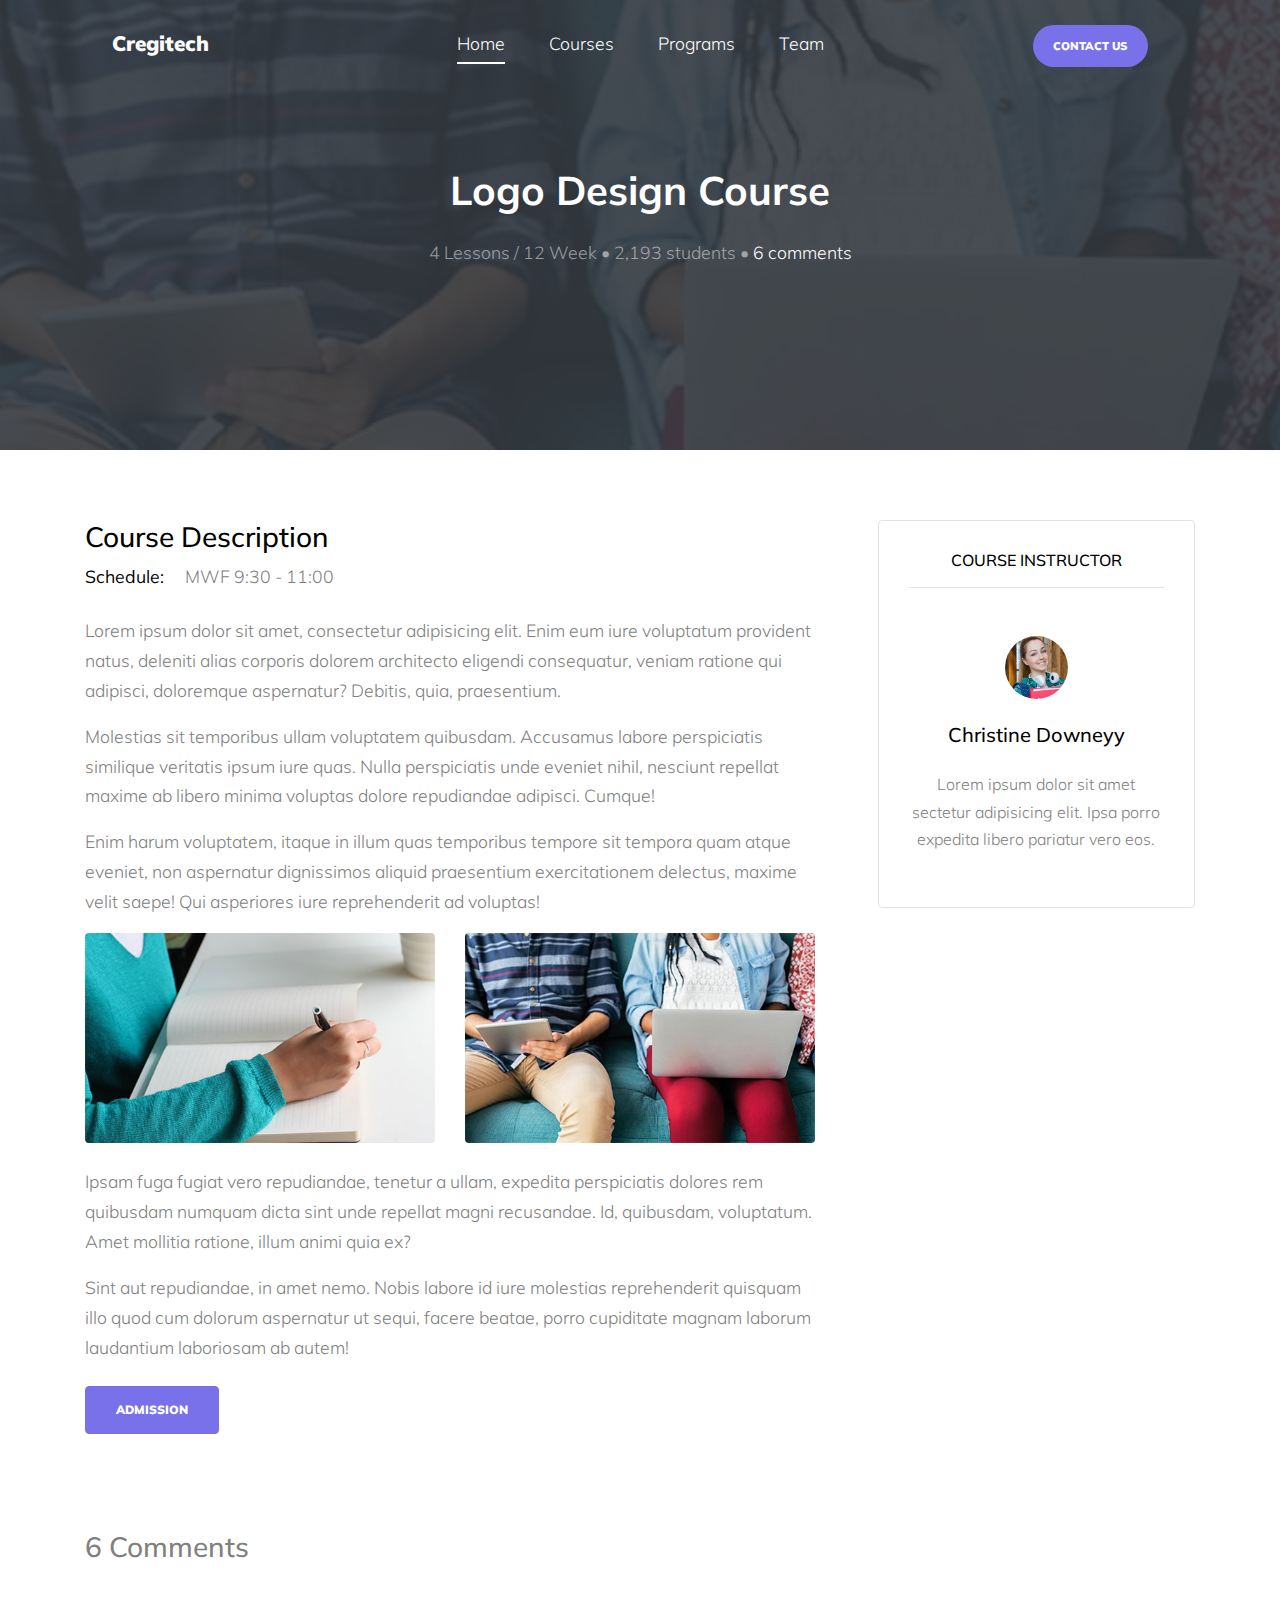
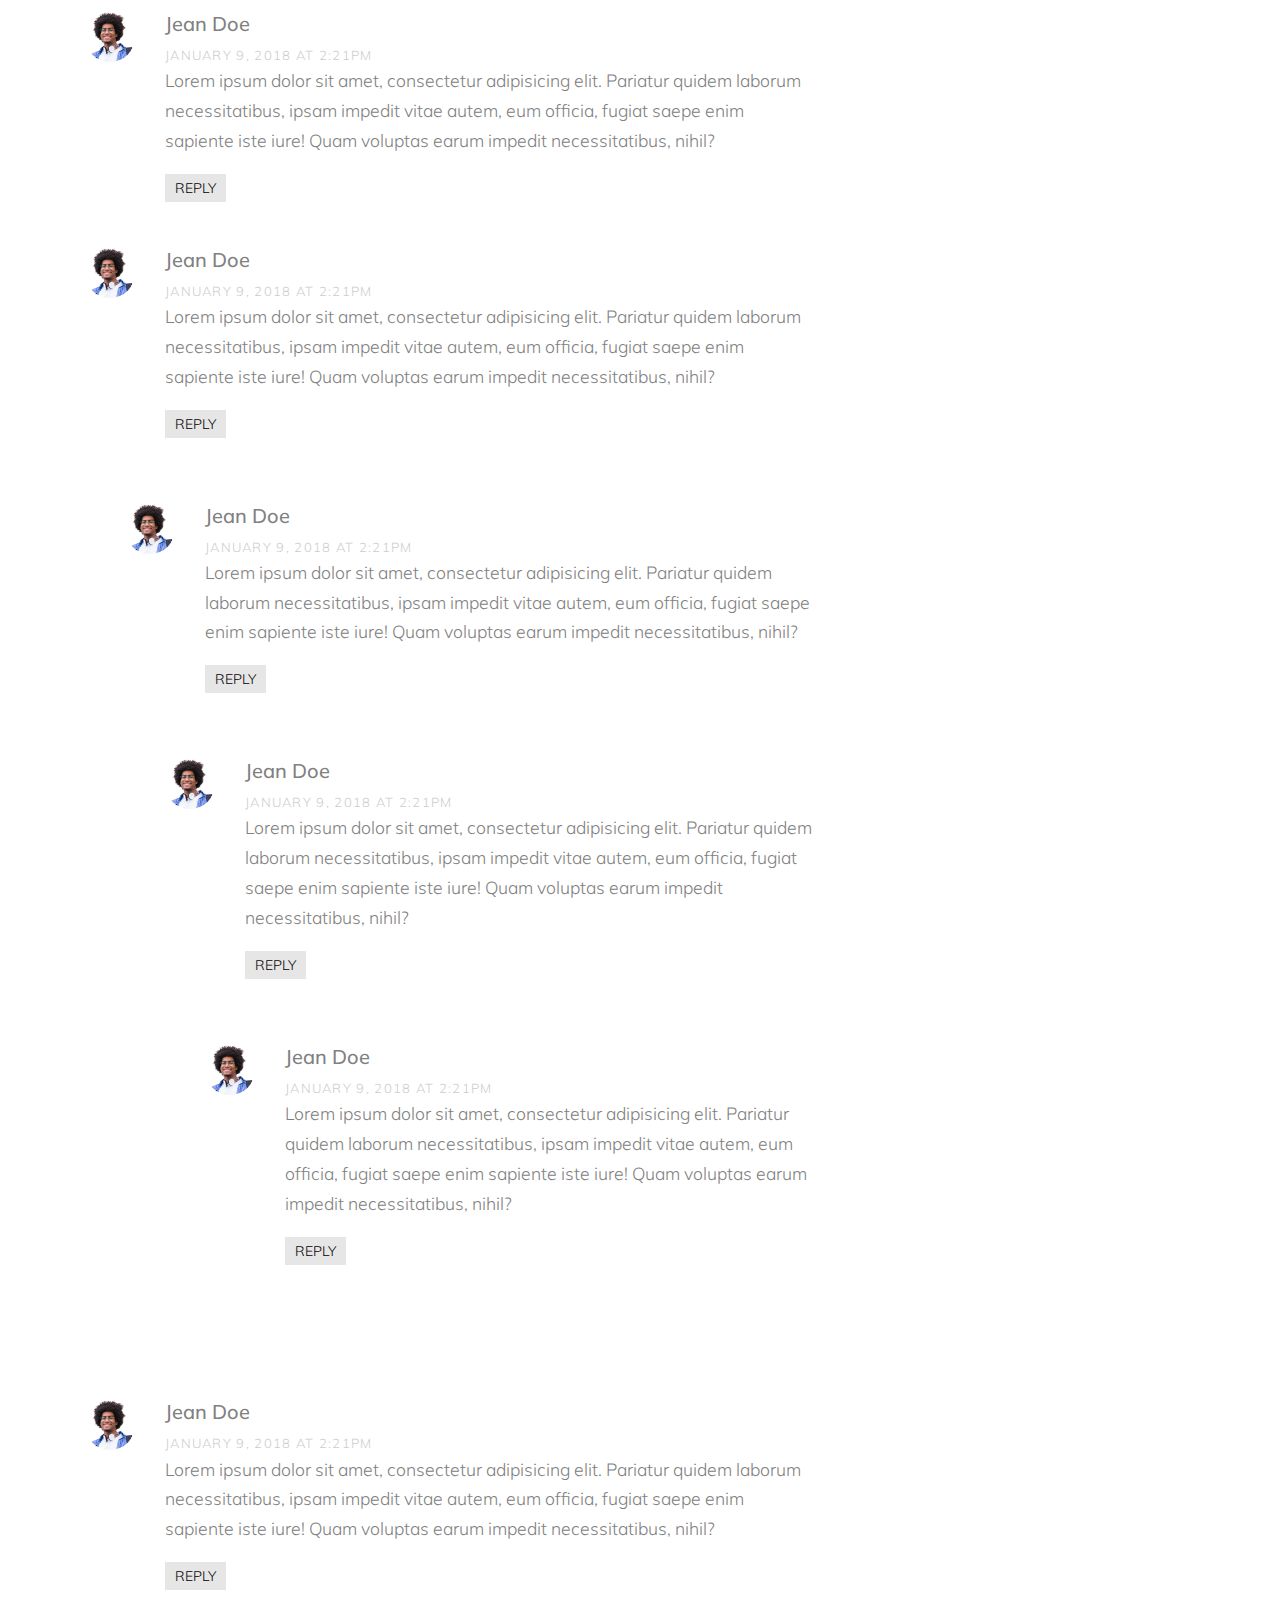
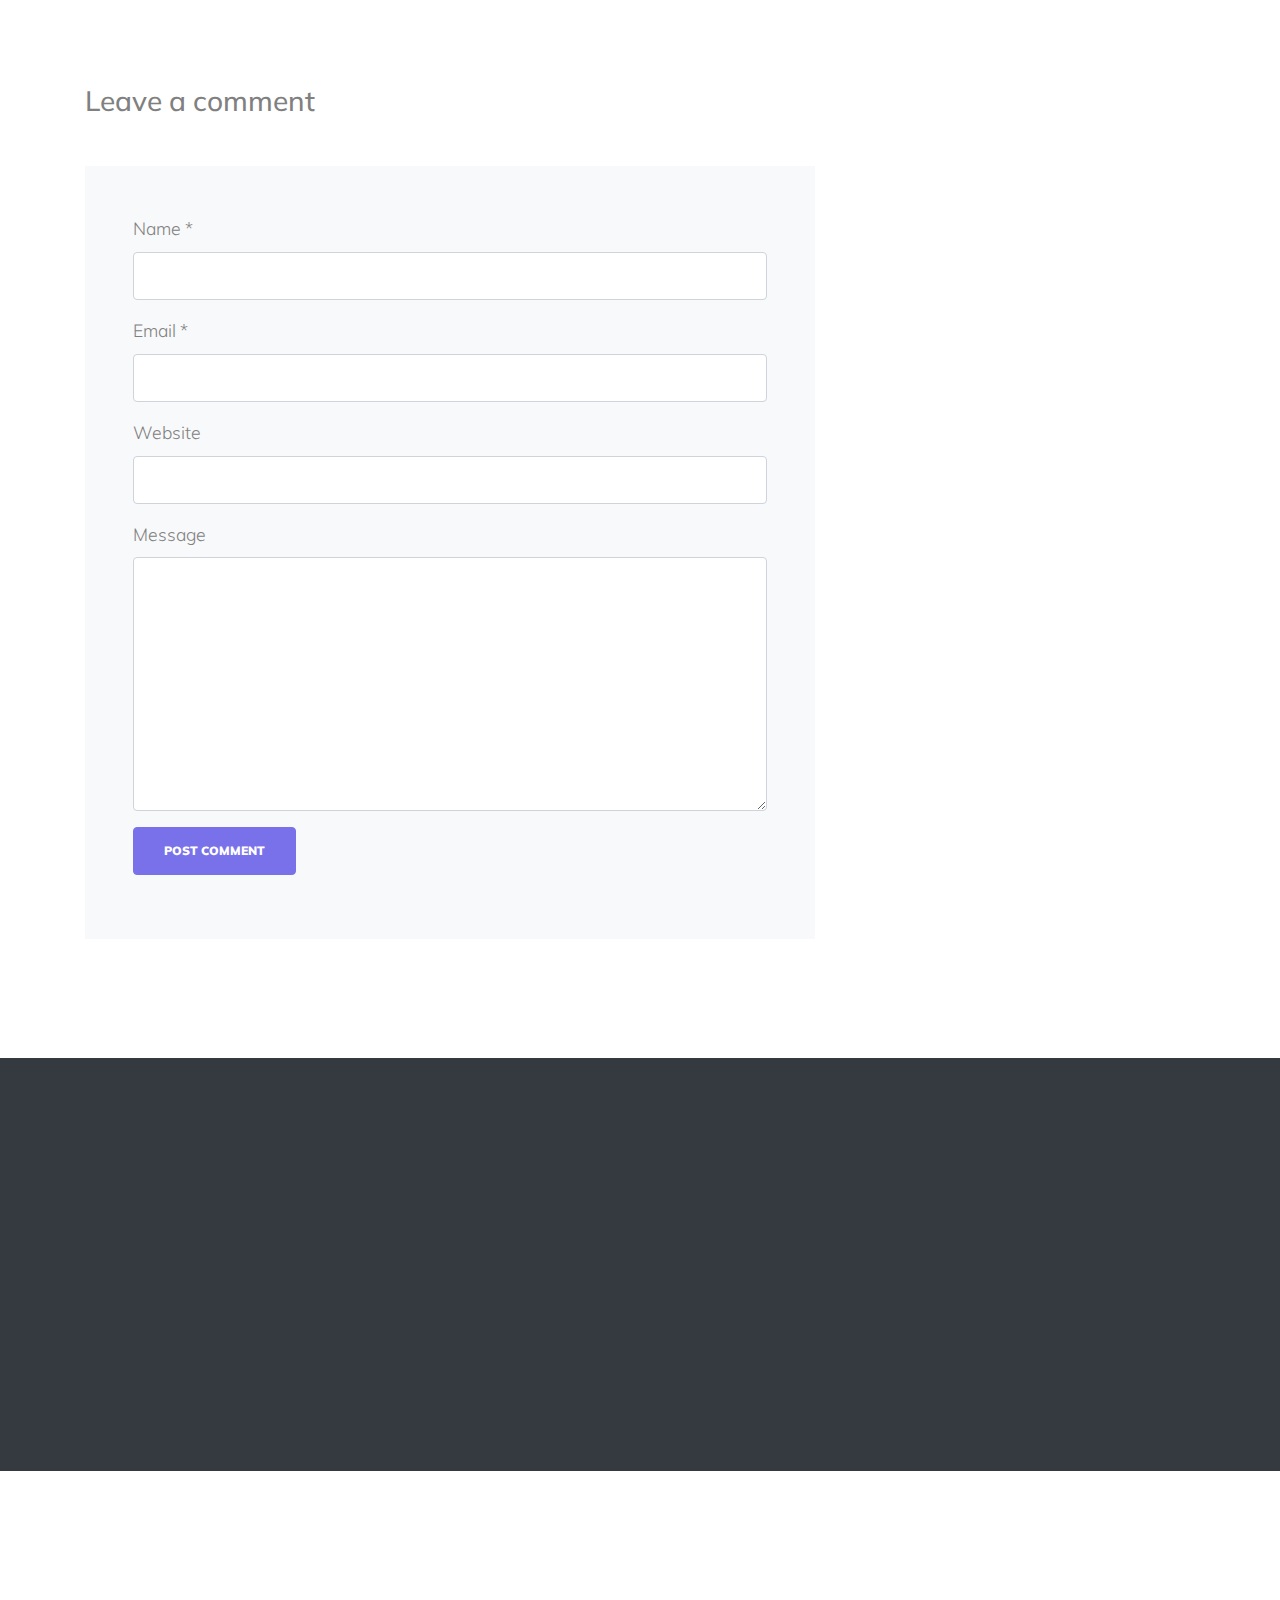
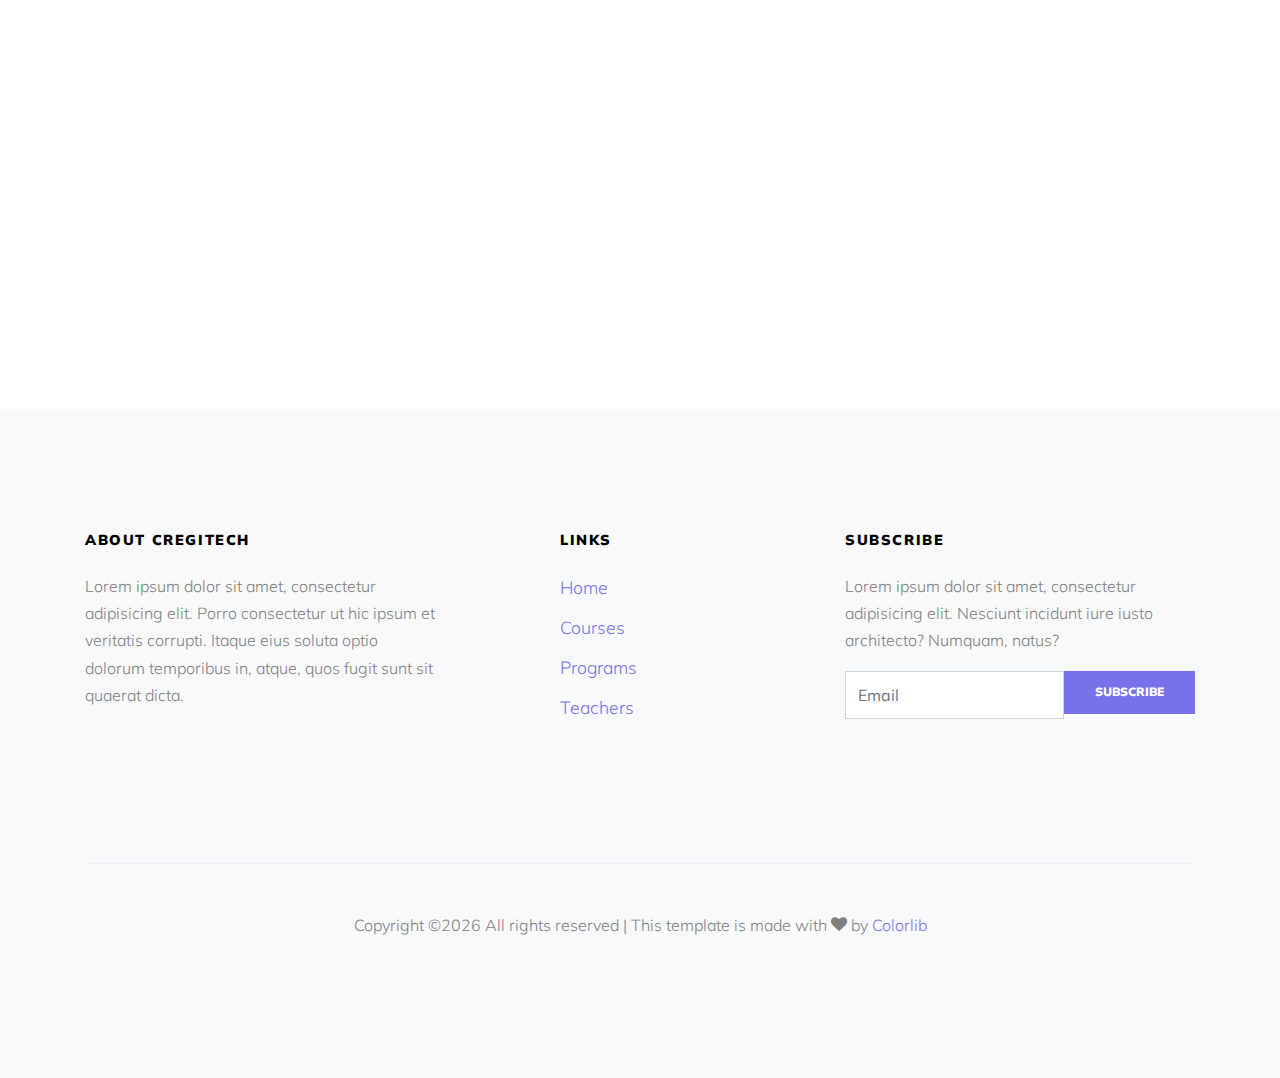
<file: web-development.html>
<!DOCTYPE html>
<html lang="en">
  <head>
    <title>Cregitech </title>
    <meta charset="utf-8">
    <meta name="viewport" content="width=device-width, initial-scale=1, shrink-to-fit=no">
    
    
    <link href="https://fonts.googleapis.com/css?family=Muli:300,400,700,900" rel="stylesheet">
    <link rel="stylesheet" href="fonts/icomoon/style.css">

    <link rel="stylesheet" href="css/bootstrap.min.css">
    <link rel="stylesheet" href="css/jquery-ui.css">
    <link rel="stylesheet" href="css/owl.carousel.min.css">
    <link rel="stylesheet" href="css/owl.theme.default.min.css">
    <link rel="stylesheet" href="css/owl.theme.default.min.css">

    <link rel="stylesheet" href="css/jquery.fancybox.min.css">

    <link rel="stylesheet" href="css/bootstrap-datepicker.css">

    <link rel="stylesheet" href="fonts/flaticon/font/flaticon.css">

    <link rel="stylesheet" href="css/aos.css">

    <link rel="stylesheet" href="css/style.css">
    
  </head>
  <body data-spy="scroll" data-target=".site-navbar-target" data-offset="300">
  
  <div class="site-wrap">

    <div class="site-mobile-menu site-navbar-target">
      <div class="site-mobile-menu-header">
        <div class="site-mobile-menu-close mt-3">
          <span class="icon-close2 js-menu-toggle"></span>
        </div>
      </div>
      <div class="site-mobile-menu-body"></div>
    </div>
   
    
    <header class="site-navbar py-4 js-sticky-header site-navbar-target" role="banner">
      
      <div class="container-fluid">
        <div class="d-flex align-items-center">
          <div class="site-logo mr-auto w-25"><a href="index.html">Cregitech</a></div>

          <div class="mx-auto text-center">
            <nav class="site-navigation position-relative text-right" role="navigation">
              <ul class="site-menu main-menu js-clone-nav mx-auto d-none d-lg-block  m-0 p-0">
                <li><a href="#home-section" class="nav-link">Home</a></li>
                <li><a href="#courses-section" class="nav-link">Courses</a></li>
                <li><a href="#programs-section" class="nav-link">Programs</a></li>
                <li><a href="#teachers-section" class="nav-link">Team</a></li>
              </ul>
            </nav>
          </div>

          <div class="ml-auto w-25">
            <nav class="site-navigation position-relative text-right" role="navigation">
              <ul class="site-menu main-menu site-menu-dark js-clone-nav mr-auto d-none d-lg-block m-0 p-0">
                <li class="cta"><a href="#contact-section" class="nav-link"><span>Contact Us</span></a></li>
              </ul>
            </nav>
            <a href="#" class="d-inline-block d-lg-none site-menu-toggle js-menu-toggle text-black float-right"><span class="icon-menu h3"></span></a>
          </div>
        </div>
      </div>
      
    </header>

    <div class="intro-section single-cover" id="home-section">
      
      <div class="slide-1 " style="background-image: url('images/img_2.jpg');" data-stellar-background-ratio="0.5">
        <div class="container">
          <div class="row align-items-center">
            <div class="col-12">
              <div class="row justify-content-center align-items-center text-center">
                <div class="col-lg-6">
                  <h1 data-aos="fade-up" data-aos-delay="0">Logo Design Course</h1>
                  <p data-aos="fade-up" data-aos-delay="100">4 Lessons / 12 Week &bullet; 2,193 students &bullet; <a href="#" class="text-white">6 comments</a></p>
                </div>

                
              </div>
            </div>
            
          </div>
        </div>
      </div>
    </div>
    
    <div class="site-section">
      <div class="container">
        <div class="row">
          <div class="col-lg-8 mb-5">

            <div class="mb-5">
              <h3 class="text-black">Course Description</h3>
              <p class="mb-4">
                <strong class="text-black mr-3">Schedule: </strong> MWF 9:30 - 11:00
              </p>
              <p>Lorem ipsum dolor sit amet, consectetur adipisicing elit. Enim eum iure voluptatum provident natus, deleniti alias corporis dolorem architecto eligendi consequatur, veniam ratione qui adipisci, doloremque aspernatur? Debitis, quia, praesentium.</p>
              <p>Molestias sit temporibus ullam voluptatem quibusdam. Accusamus labore perspiciatis similique veritatis ipsum iure quas. Nulla perspiciatis unde eveniet nihil, nesciunt repellat maxime ab libero minima voluptas dolore repudiandae adipisci. Cumque!</p>
              <p>Enim harum voluptatem, itaque in illum quas temporibus tempore sit tempora quam atque eveniet, non aspernatur dignissimos aliquid praesentium exercitationem delectus, maxime velit saepe! Qui asperiores iure reprehenderit ad voluptas!</p>
              <div class="row mb-4">
                <div class="col-md-6">
                  <img src="images/img_1.jpg" alt="Image" class="img-fluid rounded">
                </div>
                <div class="col-md-6">
                  <img src="images/img_2.jpg" alt="Image" class="img-fluid rounded">
                </div>
              </div>
              <p>Ipsam fuga fugiat vero repudiandae, tenetur a ullam, expedita perspiciatis dolores rem quibusdam numquam dicta sint unde repellat magni recusandae. Id, quibusdam, voluptatum. Amet mollitia ratione, illum animi quia ex?</p>
              <p>Sint aut repudiandae, in amet nemo. Nobis labore id iure molestias reprehenderit quisquam illo quod cum dolorum aspernatur ut sequi, facere beatae, porro cupiditate magnam laborum laudantium laboriosam ab autem!</p>

              <p class="mt-4"><a href="#" class="btn btn-primary">Admission</a></p>
            </div>

            <div class="pt-5">
              <h3 class="mb-5">6 Comments</h3>
              <ul class="comment-list">
                <li class="comment">
                  <div class="vcard bio">
                    <img src="images/person_1.jpg" alt="Image placeholder">
                  </div>
                  <div class="comment-body">
                    <h3>Jean Doe</h3>
                    <div class="meta">January 9, 2018 at 2:21pm</div>
                    <p>Lorem ipsum dolor sit amet, consectetur adipisicing elit. Pariatur quidem laborum necessitatibus, ipsam impedit vitae autem, eum officia, fugiat saepe enim sapiente iste iure! Quam voluptas earum impedit necessitatibus, nihil?</p>
                    <p><a href="#" class="reply">Reply</a></p>
                  </div>
                </li>

                <li class="comment">
                  <div class="vcard bio">
                    <img src="images/person_1.jpg" alt="Image placeholder">
                  </div>
                  <div class="comment-body">
                    <h3>Jean Doe</h3>
                    <div class="meta">January 9, 2018 at 2:21pm</div>
                    <p>Lorem ipsum dolor sit amet, consectetur adipisicing elit. Pariatur quidem laborum necessitatibus, ipsam impedit vitae autem, eum officia, fugiat saepe enim sapiente iste iure! Quam voluptas earum impedit necessitatibus, nihil?</p>
                    <p><a href="#" class="reply">Reply</a></p>
                  </div>

                  <ul class="children">
                    <li class="comment">
                      <div class="vcard bio">
                        <img src="images/person_1.jpg" alt="Image placeholder">
                      </div>
                      <div class="comment-body">
                        <h3>Jean Doe</h3>
                        <div class="meta">January 9, 2018 at 2:21pm</div>
                        <p>Lorem ipsum dolor sit amet, consectetur adipisicing elit. Pariatur quidem laborum necessitatibus, ipsam impedit vitae autem, eum officia, fugiat saepe enim sapiente iste iure! Quam voluptas earum impedit necessitatibus, nihil?</p>
                        <p><a href="#" class="reply">Reply</a></p>
                      </div>


                      <ul class="children">
                        <li class="comment">
                          <div class="vcard bio">
                            <img src="images/person_1.jpg" alt="Image placeholder">
                          </div>
                          <div class="comment-body">
                            <h3>Jean Doe</h3>
                            <div class="meta">January 9, 2018 at 2:21pm</div>
                            <p>Lorem ipsum dolor sit amet, consectetur adipisicing elit. Pariatur quidem laborum necessitatibus, ipsam impedit vitae autem, eum officia, fugiat saepe enim sapiente iste iure! Quam voluptas earum impedit necessitatibus, nihil?</p>
                            <p><a href="#" class="reply">Reply</a></p>
                          </div>

                            <ul class="children">
                              <li class="comment">
                                <div class="vcard bio">
                                  <img src="images/person_1.jpg" alt="Image placeholder">
                                </div>
                                <div class="comment-body">
                                  <h3>Jean Doe</h3>
                                  <div class="meta">January 9, 2018 at 2:21pm</div>
                                  <p>Lorem ipsum dolor sit amet, consectetur adipisicing elit. Pariatur quidem laborum necessitatibus, ipsam impedit vitae autem, eum officia, fugiat saepe enim sapiente iste iure! Quam voluptas earum impedit necessitatibus, nihil?</p>
                                  <p><a href="#" class="reply">Reply</a></p>
                                </div>
                              </li>
                            </ul>
                        </li>
                      </ul>
                    </li>
                  </ul>
                </li>

                <li class="comment">
                  <div class="vcard bio">
                    <img src="images/person_1.jpg" alt="Image placeholder">
                  </div>
                  <div class="comment-body">
                    <h3>Jean Doe</h3>
                    <div class="meta">January 9, 2018 at 2:21pm</div>
                    <p>Lorem ipsum dolor sit amet, consectetur adipisicing elit. Pariatur quidem laborum necessitatibus, ipsam impedit vitae autem, eum officia, fugiat saepe enim sapiente iste iure! Quam voluptas earum impedit necessitatibus, nihil?</p>
                    <p><a href="#" class="reply">Reply</a></p>
                  </div>
                </li>
              </ul>
              <!-- END comment-list -->
              
              <div class="comment-form-wrap pt-5">
                <h3 class="mb-5">Leave a comment</h3>
                <form action="#" class="p-5 bg-light">
                  <div class="form-group">
                    <label for="name">Name *</label>
                    <input type="text" class="form-control" id="name">
                  </div>
                  <div class="form-group">
                    <label for="email">Email *</label>
                    <input type="email" class="form-control" id="email">
                  </div>
                  <div class="form-group">
                    <label for="website">Website</label>
                    <input type="url" class="form-control" id="website">
                  </div>

                  <div class="form-group">
                    <label for="message">Message</label>
                    <textarea name="" id="message" cols="30" rows="10" class="form-control"></textarea>
                  </div>
                  <div class="form-group">
                    <input type="submit" value="Post Comment" class="btn btn-primary">
                  </div>

                </form>
              </div>
            </div>



          </div>
          <div class="col-lg-4 pl-lg-5">

            <div class="mb-5 text-center border rounded course-instructor">
              <h3 class="mb-5 text-black text-uppercase h6 border-bottom pb-3">Course Instructor</h3>
              <div class="mb-4 text-center">
                <img src="images/person_2.jpg" alt="Image" class="w-25 rounded-circle mb-4">  
                <h3 class="h5 text-black mb-4">Christine Downeyy</h3>
                <p>Lorem ipsum dolor sit amet sectetur adipisicing elit. Ipsa porro expedita libero pariatur vero eos.</p>
              </div>
            </div>

          </div>
        </div>
      </div>
    </div>

    <div class="site-section courses-title bg-dark" id="courses-section">
      <div class="container">
        <div class="row mb-5 justify-content-center">
          <div class="col-lg-7 text-center" data-aos="fade-up" data-aos-delay="">
            <h2 class="section-title">More Courses</h2>
          </div>
        </div>
      </div>
    </div>
    <div class="site-section courses-entry-wrap"  data-aos="fade" data-aos-delay="100">
      <div class="container">
        <div class="row">

          <div class="owl-carousel col-12 nonloop-block-14">

            <div class="course bg-white h-100 align-self-stretch">
              <figure class="m-0">
                <a href="course-single.html"><img src="images/img_1.jpg" alt="Image" class="img-fluid"></a>
              </figure>
              <div class="course-inner-text py-4 px-4">
                <span class="course-price">$20</span>
                <div class="meta"><span class="icon-clock-o"></span>4 Lessons / 12 week</div>
                <h3><a href="#">Study Law of Physics</a></h3>
                <p>Lorem ipsum dolor sit amet ipsa nulla adipisicing elit. </p>
              </div>
              <div class="d-flex border-top stats">
                <div class="py-3 px-4"><span class="icon-users"></span> 2,193 students</div>
                <div class="py-3 px-4 w-25 ml-auto border-left"><span class="icon-chat"></span> 2</div>
              </div>
            </div>

            <div class="course bg-white h-100 align-self-stretch">
              <figure class="m-0">
                <a href="course-single.html"><img src="images/img_2.jpg" alt="Image" class="img-fluid"></a>
              </figure>
              <div class="course-inner-text py-4 px-4">
                <span class="course-price">$99</span>
                <div class="meta"><span class="icon-clock-o"></span>4 Lessons / 12 week</div>
                <h3><a href="#">Logo Design Course</a></h3>
                <p>Lorem ipsum dolor sit amet ipsa nulla adipisicing elit. </p>
              </div>
              <div class="d-flex border-top stats">
                <div class="py-3 px-4"><span class="icon-users"></span> 2,193 students</div>
                <div class="py-3 px-4 w-25 ml-auto border-left"><span class="icon-chat"></span> 2</div>
              </div>
            </div>

            <div class="course bg-white h-100 align-self-stretch">
              <figure class="m-0">
                <a href="course-single.html"><img src="images/img_3.jpg" alt="Image" class="img-fluid"></a>
              </figure>
              <div class="course-inner-text py-4 px-4">
                <span class="course-price">$99</span>
                <div class="meta"><span class="icon-clock-o"></span>4 Lessons / 12 week</div>
                <h3><a href="#">JS Programming Language</a></h3>
                <p>Lorem ipsum dolor sit amet ipsa nulla adipisicing elit. </p>
              </div>
              <div class="d-flex border-top stats">
                <div class="py-3 px-4"><span class="icon-users"></span> 2,193 students</div>
                <div class="py-3 px-4 w-25 ml-auto border-left"><span class="icon-chat"></span> 2</div>
              </div>
            </div>



            <div class="course bg-white h-100 align-self-stretch">
              <figure class="m-0">
                <a href="course-single.html"><img src="images/img_4.jpg" alt="Image" class="img-fluid"></a>
              </figure>
              <div class="course-inner-text py-4 px-4">
                <span class="course-price">$20</span>
                <div class="meta"><span class="icon-clock-o"></span>4 Lessons / 12 week</div>
                <h3><a href="#">Study Law of Physics</a></h3>
                <p>Lorem ipsum dolor sit amet ipsa nulla adipisicing elit. </p>
              </div>
              <div class="d-flex border-top stats">
                <div class="py-3 px-4"><span class="icon-users"></span> 2,193 students</div>
                <div class="py-3 px-4 w-25 ml-auto border-left"><span class="icon-chat"></span> 2</div>
              </div>
            </div>

            <div class="course bg-white h-100 align-self-stretch">
              <figure class="m-0">
                <a href="course-single.html"><img src="images/img_5.jpg" alt="Image" class="img-fluid"></a>
              </figure>
              <div class="course-inner-text py-4 px-4">
                <span class="course-price">$99</span>
                <div class="meta"><span class="icon-clock-o"></span>4 Lessons / 12 week</div>
                <h3><a href="#">Logo Design Course</a></h3>
                <p>Lorem ipsum dolor sit amet ipsa nulla adipisicing elit. </p>
              </div>
              <div class="d-flex border-top stats">
                <div class="py-3 px-4"><span class="icon-users"></span> 2,193 students</div>
                <div class="py-3 px-4 w-25 ml-auto border-left"><span class="icon-chat"></span> 2</div>
              </div>
            </div>

            <div class="course bg-white h-100 align-self-stretch">
              <figure class="m-0">
                <a href="course-single.html"><img src="images/img_6.jpg" alt="Image" class="img-fluid"></a>
              </figure>
              <div class="course-inner-text py-4 px-4">
                <span class="course-price">$99</span>
                <div class="meta"><span class="icon-clock-o"></span>4 Lessons / 12 week</div>
                <h3><a href="#">JS Programming Language</a></h3>
                <p>Lorem ipsum dolor sit amet ipsa nulla adipisicing elit. </p>
              </div>
              <div class="d-flex border-top stats">
                <div class="py-3 px-4"><span class="icon-users"></span> 2,193 students</div>
                <div class="py-3 px-4 w-25 ml-auto border-left"><span class="icon-chat"></span> 2</div>
              </div>
            </div>

          </div>

         

        </div>
        <div class="row justify-content-center">
          <div class="col-7 text-center">
            <button class="customPrevBtn btn btn-primary m-1">Prev</button>
            <button class="customNextBtn btn btn-primary m-1">Next</button>
          </div>
        </div>
      </div>
    </div>
     
    <footer class="footer-section bg-light">
      <div class="container">
        <div class="row">
          <div class="col-md-4">
            <h3>About Cregitech</h3>
            <p>Lorem ipsum dolor sit amet, consectetur adipisicing elit. Porro consectetur ut hic ipsum et veritatis corrupti. Itaque eius soluta optio dolorum temporibus in, atque, quos fugit sunt sit quaerat dicta.</p>
          </div>

          <div class="col-md-3 ml-auto">
            <h3>Links</h3>
            <ul class="list-unstyled footer-links">
              <li><a href="#">Home</a></li>
              <li><a href="#">Courses</a></li>
              <li><a href="#">Programs</a></li>
              <li><a href="#">Teachers</a></li>
            </ul>
          </div>

          <div class="col-md-4">
            <h3>Subscribe</h3>
            <p>Lorem ipsum dolor sit amet, consectetur adipisicing elit. Nesciunt incidunt iure iusto architecto? Numquam, natus?</p>
            <form action="#" class="footer-subscribe">
              <div class="d-flex mb-5">
                <input type="text" class="form-control rounded-0" placeholder="Email">
                <input type="submit" class="btn btn-primary rounded-0" value="Subscribe">
              </div>
            </form>
          </div>

        </div>

        <div class="row pt-5 mt-5 text-center">
          <div class="col-md-12">
            <div class="border-top pt-5">
            <p>
        <!-- Link back to Colorlib can't be removed. Template is licensed under CC BY 3.0. -->
        Copyright &copy;<script>document.write(new Date().getFullYear());</script> All rights reserved | This template is made with <i class="icon-heart" aria-hidden="true"></i> by <a href="https://colorlib.com" target="_blank" >Colorlib</a>
        <!-- Link back to Colorlib can't be removed. Template is licensed under CC BY 3.0. -->
      </p>
            </div>
          </div>
          
        </div>
      </div>
    </footer>

  
    
  </div> <!-- .site-wrap -->

  <script src="js/jquery-3.3.1.min.js"></script>
  <script src="js/jquery-migrate-3.0.1.min.js"></script>
  <script src="js/jquery-ui.js"></script>
  <script src="js/popper.min.js"></script>
  <script src="js/bootstrap.min.js"></script>
  <script src="js/owl.carousel.min.js"></script>
  <script src="js/jquery.stellar.min.js"></script>
  <script src="js/jquery.countdown.min.js"></script>
  <script src="js/bootstrap-datepicker.min.js"></script>
  <script src="js/jquery.easing.1.3.js"></script>
  <script src="js/aos.js"></script>
  <script src="js/jquery.fancybox.min.js"></script>
  <script src="js/jquery.sticky.js"></script>

  
  <script src="js/main.js"></script>
    
  </body>
</html>
</file>
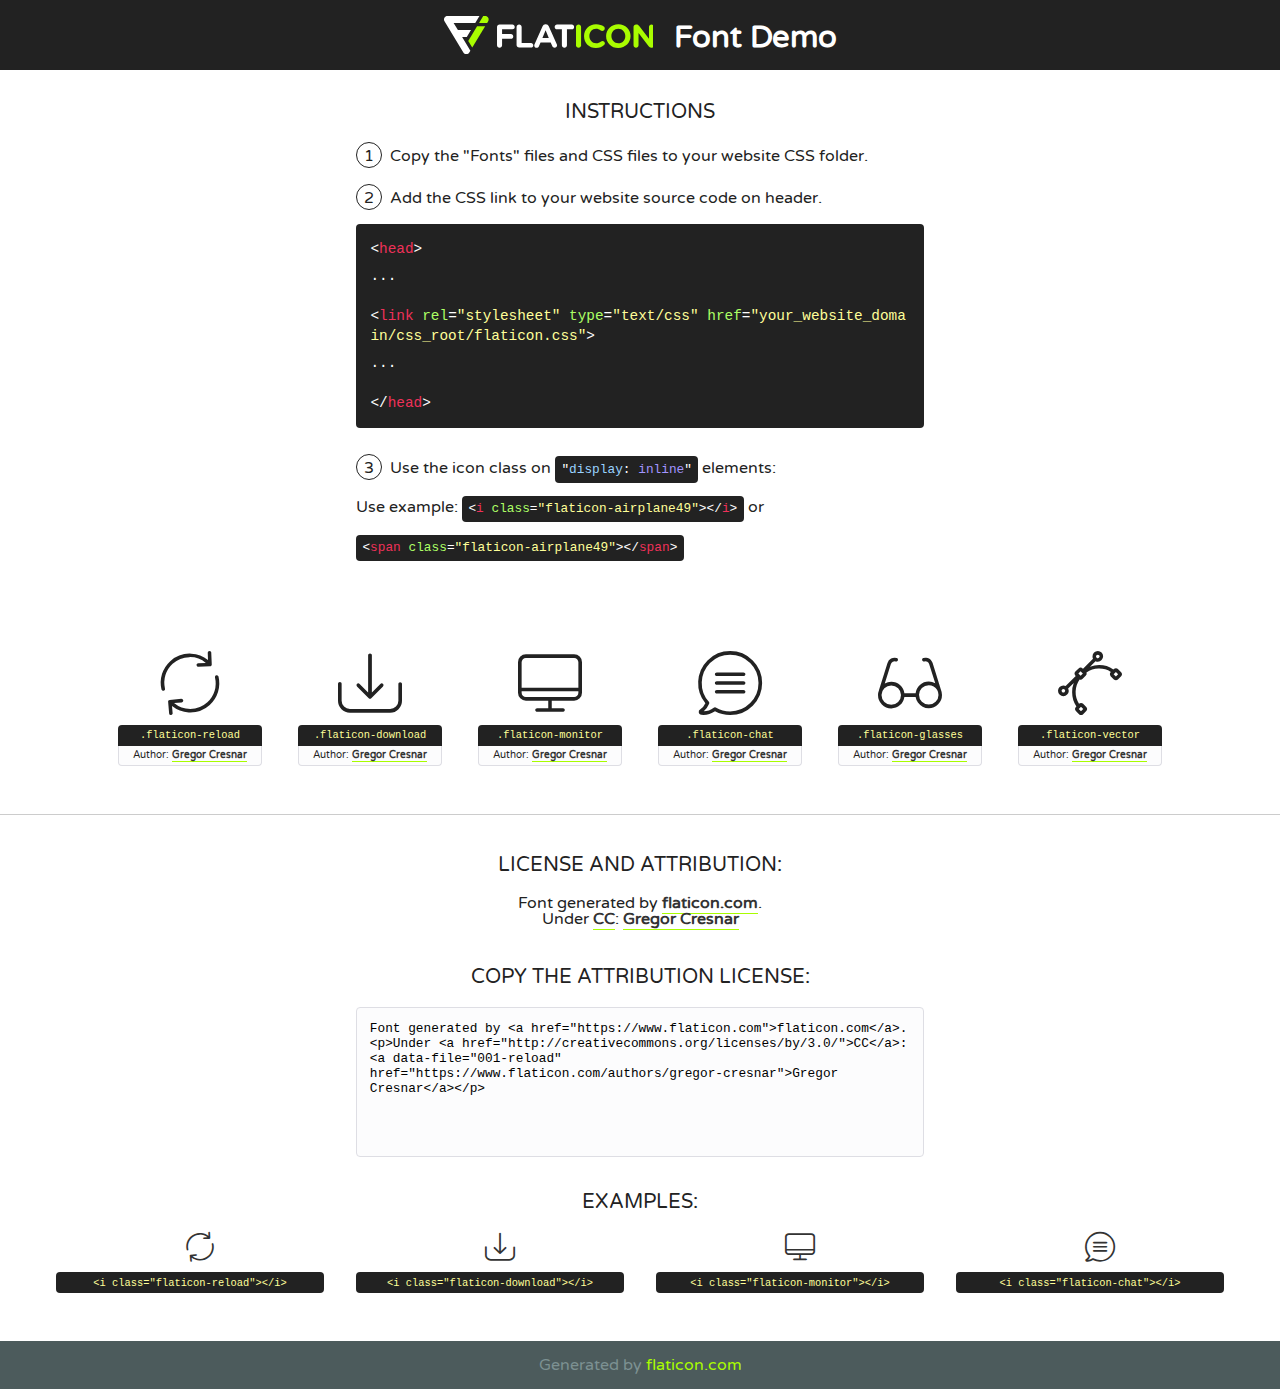
<file: fonts/flaticon/font/flaticon.html>
<!DOCTYPE html>
<!--
  Flaticon icon font: Flaticon
  Creation date: 21/03/2019 11:46
-->
<html>
<!DOCTYPE html>
<html>

<head>
    <title>Flaticon WebFont</title>
    <link href="http://fonts.googleapis.com/css?family=Varela+Round" rel="stylesheet" type="text/css" />
    <link rel="stylesheet" type="text/css" href="flaticon.css">
    <meta charset="UTF-8">
    <style>
    html, body, div, span, applet, object, iframe,
    h1, h2, h3, h4, h5, h6, p, blockquote, pre,
    a, abbr, acronym, address, big, cite, code,
    del, dfn, em, img, ins, kbd, q, s, samp,
    small, strike, strong, sub, sup, tt, var,
    b, u, i, center,
    dl, dt, dd, ol, ul, li,
    fieldset, form, label, legend,
    table, caption, tbody, tfoot, thead, tr, th, td,
    article, aside, canvas, details, embed, 
    figure, figcaption, footer, header, hgroup, 
    menu, nav, output, ruby, section, summary,
    time, mark, audio, video {
        margin: 0;
        padding: 0;
        border: 0;
        font-size: 100%;
        font: inherit;
        vertical-align: baseline;
    }
    /* HTML5 display-role reset for older browsers */
    article, aside, details, figcaption, figure, 
    footer, header, hgroup, menu, nav, section {
        display: block;
    }
    body {
        line-height: 1;
    }
    ol, ul {
        list-style: none;
    }
    blockquote, q {
        quotes: none;
    }
    blockquote:before, blockquote:after,
    q:before, q:after {
        content: '';
        content: none;
    }
    table {
        border-collapse: collapse;
        border-spacing: 0;
    }
    body {
        font-family: 'Varela Round', Helvetica, Arial, sans-serif;
        font-size: 16px;
        color: #222;
    }
    a {
        color: #333;
        border-bottom: 1px solid #a9fd00;
        font-weight: bold;
        text-decoration: none;
    }
    * {
        -moz-box-sizing: border-box;
        -webkit-box-sizing: border-box;
        box-sizing: border-box;
        margin: 0;
        padding: 0;
    }
    [class^="flaticon-"]:before, [class*=" flaticon-"]:before, [class^="flaticon-"]:after, [class*=" flaticon-"]:after {
        font-family: Flaticon;
        font-size: 30px;
        font-style: normal;
        margin-left: 20px;
        color: #333;
    }
    .wrapper {
        max-width: 600px;
        margin: auto;
        padding: 0 1em;
    }
    .title {
        font-size: 1.25em;
        text-align: center;
        margin-bottom: 1em;
        text-transform: uppercase;
    }
    header {
        text-align: center;
        background-color: #222;
        color: #fff;
        padding: 1em;
    }
    header .logo {
        width: 210px;
        height: 38px;
        display: inline-block;
        vertical-align: middle;
        margin-right: 1em;
        border: none;
    }
    header strong {
        font-size: 1.95em;
        font-weight: bold;
        vertical-align: middle;
        margin-top: 5px;
        display: inline-block;
    }
    .demo {
        margin: 2em auto;
        line-height: 1.25em;
    }
    .demo ul li {
        margin-bottom: 1em;
    }
    .demo ul li .num {
        color: #222;
        border-radius: 20px;
        display: inline-block;
        width: 26px;
        padding: 3px;
        height: 26px;
        text-align: center;
        margin-right: 0.5em;
        border: 1px solid #222;
    }
    .demo ul li code {
        background-color: #222;
        border-radius: 4px;
        padding: 0.25em 0.5em;
        display: inline-block;
        color: #fff;
        font-family: Consolas,Monaco,Lucida Console,Liberation Mono,DejaVu Sans Mono,Bitstream Vera Sans Mono,Courier New, monospace;
        font-weight: lighter;
        margin-top: 1em;
        font-size: 0.8em;
        word-break: break-all;
    }
    .demo ul li code.big {
        padding: 1em;
        font-size: 0.9em;
    }
    .demo ul li code .red {
        color: #EF3159;
    }
    .demo ul li code .green {
        color: #ACFF65;
    }
    .demo ul li code .yellow {
        color: #FFFF99;
    }
    .demo ul li code .blue {
        color: #99D3FF;
    }
    .demo ul li code .purple {
        color: #A295FF;
    }
    .demo ul li code .dots {
        margin-top: 0.5em;
        display: block;
    }
    #glyphs {
        border-bottom: 1px solid #ccc;
        padding: 2em 0;
        text-align: center;
    }
    .glyph {
        display: inline-block;
        width: 9em;
        margin: 1em;
        text-align: center;
        vertical-align: top;
        background: #FFF;
    }
    .glyph .glyph-icon {
        padding: 10px;
        display: block;
        font-family:"Flaticon";
        font-size: 64px;
        line-height: 1;
    }
    .glyph .glyph-icon:before {
        font-size: 64px;
        color: #222;
        margin-left: 0;
    }
    .class-name {
        font-size: 0.65em;
        background-color: #222;
        color: #fff;
        border-radius: 4px 4px 0 0;
        padding: 0.5em;
        color: #FFFF99;
        font-family: Consolas,Monaco,Lucida Console,Liberation Mono,DejaVu Sans Mono,Bitstream Vera Sans Mono,Courier New, monospace;
    }
    .author-name {
        font-size: 0.6em;
        background-color: #fcfcfd;
        border: 1px solid #DEDEE4;
        border-top: 0;
        border-radius: 0 0 4px 4px;
        padding: 0.5em;
    }
    .class-name:last-child {
        font-size: 10px;
        color:#888;
    }
    .class-name:last-child a {
        font-size: 10px;
        color:#555;
    }
    .class-name:last-child a:hover {
        color:#a9fd00;
    }
    .glyph > input {
        display: block;
        width: 100px;
        margin: 5px auto;
        text-align: center;
        font-size: 12px;
        cursor: text;
    }
    .glyph > input.icon-input {
        font-family:"Flaticon";
        font-size: 16px;
        margin-bottom: 10px;
    }
    .attribution .title {
        margin-top: 2em;
    }
    .attribution textarea {
        background-color: #fcfcfd;
        padding: 1em;
        border: none;
        box-shadow: none;
        border: 1px solid #DEDEE4;
        border-radius: 4px;
        resize: none;
        width: 100%;
        height: 150px;
        font-size: 0.8em;
        font-family: Consolas,Monaco,Lucida Console,Liberation Mono,DejaVu Sans Mono,Bitstream Vera Sans Mono,Courier New, monospace;
        -webkit-appearance: none;
    }
    .iconsuse {
        margin: 2em auto;
        text-align: center;
        max-width: 1200px;
    }
    .iconsuse:after {
        content: '';
        display: table;
        clear: both;
    }
    .iconsuse .image {
        float: left;
        width: 25%;
        padding: 0 1em;
    }
    .iconsuse .image p {
        margin-bottom: 1em;
    }
    .iconsuse .image span {
        display: block;
        font-size: 0.65em;
        background-color: #222;
        color: #fff;
        border-radius: 4px;
        padding: 0.5em;
        color: #FFFF99;
        margin-top: 1em;
        font-family: Consolas,Monaco,Lucida Console,Liberation Mono,DejaVu Sans Mono,Bitstream Vera Sans Mono,Courier New, monospace;
    }
    #footer {
        text-align: center;
        background-color: #4C5B5C;
        color: #7c9192;
        padding: 1em;
    }
    #footer a {
        border: none;
        color: #a9fd00;
        font-weight: normal;
    }
    @media (max-width: 960px) {
        .iconsuse .image {
            width: 50%;
        }
    }
    @media (max-width: 560px) {
        .iconsuse .image {
            width: 100%;
        }
    }
    </style>
</head>

<body class="characters-off">

    <header>
        <a href="https://www.flaticon.com" target="_blank" class="logo">
            <svg version="1.1" xmlns="http://www.w3.org/2000/svg" xmlns:xlink="http://www.w3.org/1999/xlink" xmlns:a="http://ns.adobe.com/AdobeSVGViewerExtensions/3.0/" viewBox="0 0 560.875 102.036" enable-background="new 0 0 560.875 102.036" xml:space="preserve">
                <defs>
                </defs>
                <g>
                    <g class="letters">
                        <path fill="#ffffff" d="M141.596,29.675c0-3.777,2.985-6.767,6.764-6.767h34.438c3.426,0,6.15,2.728,6.15,6.15
                        c0,3.43-2.724,6.149-6.15,6.149h-27.674v13.091h23.719c3.429,0,6.151,2.724,6.151,6.15c0,3.43-2.723,6.149-6.151,6.149h-23.719
                        v17.574c0,3.773-2.986,6.761-6.764,6.761c-3.779,0-6.764-2.989-6.764-6.761V29.675z"></path>
                        <path fill="#ffffff" d="M193.844,29.149c0-3.781,2.985-6.767,6.764-6.767c3.776,0,6.763,2.985,6.763,6.767v42.957h25.039
                        c3.426,0,6.149,2.726,6.149,6.153c0,3.425-2.723,6.15-6.149,6.15h-31.802c-3.779,0-6.764-2.986-6.764-6.768V29.149z"></path>
                        <path fill="#ffffff" d="M241.891,75.71l21.438-48.407c1.492-3.341,4.215-5.357,7.906-5.357h0.792
                        c3.686,0,6.323,2.017,7.815,5.357l21.439,48.407c0.436,0.967,0.701,1.845,0.701,2.723c0,3.602-2.809,6.501-6.414,6.501
                        c-3.161,0-5.269-1.845-6.499-4.655l-4.132-9.661h-27.059l-4.301,10.102c-1.144,2.631-3.426,4.214-6.237,4.214
                        c-3.517,0-6.24-2.81-6.24-6.325C241.1,77.64,241.451,76.677,241.891,75.71z M279.932,58.666l-8.521-20.297l-8.526,20.297H279.932
                        z"></path>
                        <path fill="#ffffff" d="M314.864,35.387H301.86c-3.429,0-6.239-2.813-6.239-6.238c0-3.429,2.811-6.24,6.239-6.24h39.533
                        c3.426,0,6.237,2.811,6.237,6.24c0,3.425-2.811,6.238-6.237,6.238h-13.001v42.785c0,3.773-2.99,6.761-6.764,6.761
                        c-3.779,0-6.764-2.989-6.764-6.761V35.387z"></path>
                        <path fill="#A9FD00" d="M352.615,29.149c0-3.781,2.985-6.767,6.767-6.767c3.774,0,6.761,2.985,6.761,6.767v49.024
                        c0,3.773-2.987,6.761-6.761,6.761c-3.781,0-6.767-2.989-6.767-6.761V29.149z"></path>
                        <path fill="#A9FD00" d="M374.132,53.836v-0.179c0-17.481,13.178-31.801,32.065-31.801c9.22,0,15.459,2.458,20.557,6.238
                        c1.402,1.054,2.637,2.985,2.637,5.357c0,3.692-2.985,6.59-6.681,6.59c-1.845,0-3.071-0.702-4.044-1.319
                        c-3.776-2.813-7.729-4.393-12.562-4.393c-10.364,0-17.831,8.611-17.831,19.154v0.173c0,10.542,7.291,19.329,17.831,19.329
                        c5.715,0,9.492-1.756,13.359-4.834c1.049-0.874,2.458-1.491,4.039-1.491c3.429,0,6.325,2.813,6.325,6.236
                        c0,2.106-1.056,3.78-2.282,4.834c-5.539,4.834-12.036,7.733-21.878,7.733C387.572,85.464,374.132,71.493,374.132,53.836z"></path>
                        <path fill="#A9FD00" d="M433.009,53.836v-0.179c0-17.481,13.79-31.801,32.766-31.801c18.981,0,32.592,14.143,32.592,31.628v0.173
                        c0,17.483-13.785,31.807-32.769,31.807C446.625,85.464,433.009,71.32,433.009,53.836z M484.224,53.836v-0.179
                        c0-10.539-7.725-19.326-18.626-19.326c-10.893,0-18.449,8.611-18.449,19.154v0.173c0,10.542,7.73,19.329,18.626,19.329
                        C476.676,72.986,484.224,64.378,484.224,53.836z"></path>
                        <path fill="#A9FD00" d="M506.233,29.321c0-3.774,2.99-6.763,6.767-6.763h1.401c3.252,0,5.183,1.583,7.029,3.953l26.093,34.265
                        V29.059c0-3.692,2.99-6.677,6.681-6.677c3.683,0,6.671,2.985,6.671,6.677v48.934c0,3.78-2.987,6.765-6.764,6.765h-0.436
                        c-3.257,0-5.188-1.581-7.034-3.953l-27.056-35.492v32.944c0,3.687-2.985,6.676-6.678,6.676c-3.683,0-6.673-2.989-6.673-6.676
                        V29.321z"></path>
                    </g>
                    <g class="insignia">
                        <path fill="#ffffff" d="M48.372,56.137h12.517l11.156-18.537H37.186L25.688,18.539h57.825L94.668,0H9.271
                        C5.925,0,2.842,1.801,1.198,4.716c-1.644,2.907-1.593,6.482,0.134,9.343l50.38,83.501c1.678,2.781,4.689,4.476,7.938,4.476
                        c3.246,0,6.257-1.695,7.935-4.476l2.898-4.804L48.372,56.137z"></path>
                        <g class="i">
                            <path fill="#A9FD00" d="M93.575,18.539h0.031v0.004l21.652,0.004l2.705-4.488c1.727-2.861,1.778-6.436,0.133-9.343
                            C116.454,1.801,113.371,0,110.026,0h-5.294L93.575,18.539z"></path>
                            <polygon fill="#A9FD00" points="88.291,27.356 64.725,66.486 75.519,84.404 109.942,27.356"></polygon>
                        </g>
                    </g>
                </g>
            </svg>
        </a>
        <strong>Font Demo</strong>
    </header>


    <section class="demo wrapper">

        <p class="title">Instructions</p>

        <ul>
            <li>
                <span class="num">1</span>Copy the "Fonts" files and CSS files to your website CSS folder.
            </li>
            <li>
                <span class="num">2</span>Add the CSS link to your website source code on header.
                <code class="big">
                    &lt;<span class="red">head</span>&gt;
                    <br/><span class="dots">...</span>
                    <br/>&lt;<span class="red">link</span> <span class="green">rel</span>=<span class="yellow">"stylesheet"</span> <span class="green">type</span>=<span class="yellow">"text/css"</span> <span class="green">href</span>=<span class="yellow">"your_website_domain/css_root/flaticon.css"</span>&gt;
                    <br/><span class="dots">...</span>
                    <br/>&lt;/<span class="red">head</span>&gt;
                </code>
            </li>

            <li>
                <p>
                    <span class="num">3</span>Use the icon class on <code>"<span class="blue">display</span>:<span class="purple"> inline</span>"</code> elements:
                    <br />
                    Use example: <code>&lt;<span class="red">i</span> <span class="green">class</span>=<span class="yellow">&quot;flaticon-airplane49&quot;</span>&gt;&lt;/<span class="red">i</span>&gt;</code> or <code>&lt;<span class="red">span</span> <span class="green">class</span>=<span class="yellow">&quot;flaticon-airplane49&quot;</span>&gt;&lt;/<span class="red">span</span>&gt;</code>
            </li>
        </ul>

    </section>




   <section id="glyphs">          
    
      
        <div class="glyph"><div class="glyph-icon flaticon-reload"></div>
            <div class="class-name">.flaticon-reload</div>
            <div class="author-name">Author: <a data-file="001-reload" href="https://www.flaticon.com/authors/gregor-cresnar">Gregor Cresnar</a> </div> 
        </div>        
        
        <div class="glyph"><div class="glyph-icon flaticon-download"></div>
            <div class="class-name">.flaticon-download</div>
            <div class="author-name">Author: <a data-file="002-download" href="https://www.flaticon.com/authors/gregor-cresnar">Gregor Cresnar</a> </div> 
        </div>        
        
        <div class="glyph"><div class="glyph-icon flaticon-monitor"></div>
            <div class="class-name">.flaticon-monitor</div>
            <div class="author-name">Author: <a data-file="003-monitor" href="https://www.flaticon.com/authors/gregor-cresnar">Gregor Cresnar</a> </div> 
        </div>        
        
        <div class="glyph"><div class="glyph-icon flaticon-chat"></div>
            <div class="class-name">.flaticon-chat</div>
            <div class="author-name">Author: <a data-file="004-chat" href="https://www.flaticon.com/authors/gregor-cresnar">Gregor Cresnar</a> </div> 
        </div>        
        
        <div class="glyph"><div class="glyph-icon flaticon-glasses"></div>
            <div class="class-name">.flaticon-glasses</div>
            <div class="author-name">Author: <a data-file="005-glasses" href="https://www.flaticon.com/authors/gregor-cresnar">Gregor Cresnar</a> </div> 
        </div>        
        
        <div class="glyph"><div class="glyph-icon flaticon-vector"></div>
            <div class="class-name">.flaticon-vector</div>
            <div class="author-name">Author: <a data-file="006-vector" href="https://www.flaticon.com/authors/gregor-cresnar">Gregor Cresnar</a> </div> 
        </div>        
        

    </section>



    <section class="attribution wrapper"   style="text-align:center;">

      <div class="title">License and attribution:</div><div class="attrDiv">Font generated by <a href="https://www.flaticon.com">flaticon.com</a>. <div><p>Under <a href="http://creativecommons.org/licenses/by/3.0/">CC</a>: <a data-file="001-reload" href="https://www.flaticon.com/authors/gregor-cresnar">Gregor Cresnar</a></p>  </div>
      </div>
      <div class="title">Copy the Attribution License:</div>

    <textarea onclick="this.focus();this.select();">Font generated by &lt;a href=&quot;https://www.flaticon.com&quot;&gt;flaticon.com&lt;/a&gt;. <p>Under <a href="http://creativecommons.org/licenses/by/3.0/">CC</a>: <a data-file="001-reload" href="https://www.flaticon.com/authors/gregor-cresnar">Gregor Cresnar</a></p>  
     </textarea>

    </section>

    <section class="iconsuse">

          <div class="title">Examples:</div>            
             
            <div class="image">
                <p>
                    <i class="glyph-icon flaticon-reload"></i> 
                    <span>&lt;i class=&quot;flaticon-reload&quot;&gt;&lt;/i&gt;</span>
                </p>
            </div>
            
            <div class="image">
                <p>
                    <i class="glyph-icon flaticon-download"></i> 
                    <span>&lt;i class=&quot;flaticon-download&quot;&gt;&lt;/i&gt;</span>
                </p>
            </div>
            
            <div class="image">
                <p>
                    <i class="glyph-icon flaticon-monitor"></i> 
                    <span>&lt;i class=&quot;flaticon-monitor&quot;&gt;&lt;/i&gt;</span>
                </p>
            </div>
            
            <div class="image">
                <p>
                    <i class="glyph-icon flaticon-chat"></i> 
                    <span>&lt;i class=&quot;flaticon-chat&quot;&gt;&lt;/i&gt;</span>
                </p>
            </div>
                       
        </div>
                            
    </section>

<div id="footer">
    <div>Generated by <a href="https://www.flaticon.com">flaticon.com</a>
    </div>
</div>



</body>
</html>
</file>
<file: fonts/icomoon/style.css>
@font-face {
  font-family: 'icomoon';
  src:  url('fonts/icomoon.eot?10si43');
  src:  url('fonts/icomoon.eot?10si43#iefix') format('embedded-opentype'),
    url('fonts/icomoon.ttf?10si43') format('truetype'),
    url('fonts/icomoon.woff?10si43') format('woff'),
    url('fonts/icomoon.svg?10si43#icomoon') format('svg');
  font-weight: normal;
  font-style: normal;
}

[class^="icon-"], [class*=" icon-"] {
  /* use !important to prevent issues with browser extensions that change fonts */
  font-family: 'icomoon' !important;
  speak: none;
  font-style: normal;
  font-weight: normal;
  font-variant: normal;
  text-transform: none;
  line-height: 1;

  /* Better Font Rendering =========== */
  -webkit-font-smoothing: antialiased;
  -moz-osx-font-smoothing: grayscale;
}

.icon-asterisk:before {
  content: "\f069";
}
.icon-plus:before {
  content: "\f067";
}
.icon-question:before {
  content: "\f128";
}
.icon-minus:before {
  content: "\f068";
}
.icon-glass:before {
  content: "\f000";
}
.icon-music:before {
  content: "\f001";
}
.icon-search:before {
  content: "\f002";
}
.icon-envelope-o:before {
  content: "\f003";
}
.icon-heart:before {
  content: "\f004";
}
.icon-star:before {
  content: "\f005";
}
.icon-star-o:before {
  content: "\f006";
}
.icon-user:before {
  content: "\f007";
}
.icon-film:before {
  content: "\f008";
}
.icon-th-large:before {
  content: "\f009";
}
.icon-th:before {
  content: "\f00a";
}
.icon-th-list:before {
  content: "\f00b";
}
.icon-check:before {
  content: "\f00c";
}
.icon-close:before {
  content: "\f00d";
}
.icon-remove:before {
  content: "\f00d";
}
.icon-times:before {
  content: "\f00d";
}
.icon-search-plus:before {
  content: "\f00e";
}
.icon-search-minus:before {
  content: "\f010";
}
.icon-power-off:before {
  content: "\f011";
}
.icon-signal:before {
  content: "\f012";
}
.icon-cog:before {
  content: "\f013";
}
.icon-gear:before {
  content: "\f013";
}
.icon-trash-o:before {
  content: "\f014";
}
.icon-home:before {
  content: "\f015";
}
.icon-file-o:before {
  content: "\f016";
}
.icon-clock-o:before {
  content: "\f017";
}
.icon-road:before {
  content: "\f018";
}
.icon-download:before {
  content: "\f019";
}
.icon-arrow-circle-o-down:before {
  content: "\f01a";
}
.icon-arrow-circle-o-up:before {
  content: "\f01b";
}
.icon-inbox:before {
  content: "\f01c";
}
.icon-play-circle-o:before {
  content: "\f01d";
}
.icon-repeat:before {
  content: "\f01e";
}
.icon-rotate-right:before {
  content: "\f01e";
}
.icon-refresh:before {
  content: "\f021";
}
.icon-list-alt:before {
  content: "\f022";
}
.icon-lock:before {
  content: "\f023";
}
.icon-flag:before {
  content: "\f024";
}
.icon-headphones:before {
  content: "\f025";
}
.icon-volume-off:before {
  content: "\f026";
}
.icon-volume-down:before {
  content: "\f027";
}
.icon-volume-up:before {
  content: "\f028";
}
.icon-qrcode:before {
  content: "\f029";
}
.icon-barcode:before {
  content: "\f02a";
}
.icon-tag:before {
  content: "\f02b";
}
.icon-tags:before {
  content: "\f02c";
}
.icon-book:before {
  content: "\f02d";
}
.icon-bookmark:before {
  content: "\f02e";
}
.icon-print:before {
  content: "\f02f";
}
.icon-camera:before {
  content: "\f030";
}
.icon-font:before {
  content: "\f031";
}
.icon-bold:before {
  content: "\f032";
}
.icon-italic:before {
  content: "\f033";
}
.icon-text-height:before {
  content: "\f034";
}
.icon-text-width:before {
  content: "\f035";
}
.icon-align-left:before {
  content: "\f036";
}
.icon-align-center:before {
  content: "\f037";
}
.icon-align-right:before {
  content: "\f038";
}
.icon-align-justify:before {
  content: "\f039";
}
.icon-list:before {
  content: "\f03a";
}
.icon-dedent:before {
  content: "\f03b";
}
.icon-outdent:before {
  content: "\f03b";
}
.icon-indent:before {
  content: "\f03c";
}
.icon-video-camera:before {
  content: "\f03d";
}
.icon-image:before {
  content: "\f03e";
}
.icon-photo:before {
  content: "\f03e";
}
.icon-picture-o:before {
  content: "\f03e";
}
.icon-pencil:before {
  content: "\f040";
}
.icon-map-marker:before {
  content: "\f041";
}
.icon-adjust:before {
  content: "\f042";
}
.icon-tint:before {
  content: "\f043";
}
.icon-edit:before {
  content: "\f044";
}
.icon-pencil-square-o:before {
  content: "\f044";
}
.icon-share-square-o:before {
  content: "\f045";
}
.icon-check-square-o:before {
  content: "\f046";
}
.icon-arrows:before {
  content: "\f047";
}
.icon-step-backward:before {
  content: "\f048";
}
.icon-fast-backward:before {
  content: "\f049";
}
.icon-backward:before {
  content: "\f04a";
}
.icon-play:before {
  content: "\f04b";
}
.icon-pause:before {
  content: "\f04c";
}
.icon-stop:before {
  content: "\f04d";
}
.icon-forward:before {
  content: "\f04e";
}
.icon-fast-forward:before {
  content: "\f050";
}
.icon-step-forward:before {
  content: "\f051";
}
.icon-eject:before {
  content: "\f052";
}
.icon-chevron-left:before {
  content: "\f053";
}
.icon-chevron-right:before {
  content: "\f054";
}
.icon-plus-circle:before {
  content: "\f055";
}
.icon-minus-circle:before {
  content: "\f056";
}
.icon-times-circle:before {
  content: "\f057";
}
.icon-check-circle:before {
  content: "\f058";
}
.icon-question-circle:before {
  content: "\f059";
}
.icon-info-circle:before {
  content: "\f05a";
}
.icon-crosshairs:before {
  content: "\f05b";
}
.icon-times-circle-o:before {
  content: "\f05c";
}
.icon-check-circle-o:before {
  content: "\f05d";
}
.icon-ban:before {
  content: "\f05e";
}
.icon-arrow-left:before {
  content: "\f060";
}
.icon-arrow-right:before {
  content: "\f061";
}
.icon-arrow-up:before {
  content: "\f062";
}
.icon-arrow-down:before {
  content: "\f063";
}
.icon-mail-forward:before {
  content: "\f064";
}
.icon-share:before {
  content: "\f064";
}
.icon-expand:before {
  content: "\f065";
}
.icon-compress:before {
  content: "\f066";
}
.icon-exclamation-circle:before {
  content: "\f06a";
}
.icon-gift:before {
  content: "\f06b";
}
.icon-leaf:before {
  content: "\f06c";
}
.icon-fire:before {
  content: "\f06d";
}
.icon-eye:before {
  content: "\f06e";
}
.icon-eye-slash:before {
  content: "\f070";
}
.icon-exclamation-triangle:before {
  content: "\f071";
}
.icon-warning:before {
  content: "\f071";
}
.icon-plane:before {
  content: "\f072";
}
.icon-calendar:before {
  content: "\f073";
}
.icon-random:before {
  content: "\f074";
}
.icon-comment:before {
  content: "\f075";
}
.icon-magnet:before {
  content: "\f076";
}
.icon-chevron-up:before {
  content: "\f077";
}
.icon-chevron-down:before {
  content: "\f078";
}
.icon-retweet:before {
  content: "\f079";
}
.icon-shopping-cart:before {
  content: "\f07a";
}
.icon-folder:before {
  content: "\f07b";
}
.icon-folder-open:before {
  content: "\f07c";
}
.icon-arrows-v:before {
  content: "\f07d";
}
.icon-arrows-h:before {
  content: "\f07e";
}
.icon-bar-chart:before {
  content: "\f080";
}
.icon-bar-chart-o:before {
  content: "\f080";
}
.icon-twitter-square:before {
  content: "\f081";
}
.icon-facebook-square:before {
  content: "\f082";
}
.icon-camera-retro:before {
  content: "\f083";
}
.icon-key:before {
  content: "\f084";
}
.icon-cogs:before {
  content: "\f085";
}
.icon-gears:before {
  content: "\f085";
}
.icon-comments:before {
  content: "\f086";
}
.icon-thumbs-o-up:before {
  content: "\f087";
}
.icon-thumbs-o-down:before {
  content: "\f088";
}
.icon-star-half:before {
  content: "\f089";
}
.icon-heart-o:before {
  content: "\f08a";
}
.icon-sign-out:before {
  content: "\f08b";
}
.icon-linkedin-square:before {
  content: "\f08c";
}
.icon-thumb-tack:before {
  content: "\f08d";
}
.icon-external-link:before {
  content: "\f08e";
}
.icon-sign-in:before {
  content: "\f090";
}
.icon-trophy:before {
  content: "\f091";
}
.icon-github-square:before {
  content: "\f092";
}
.icon-upload:before {
  content: "\f093";
}
.icon-lemon-o:before {
  content: "\f094";
}
.icon-phone:before {
  content: "\f095";
}
.icon-square-o:before {
  content: "\f096";
}
.icon-bookmark-o:before {
  content: "\f097";
}
.icon-phone-square:before {
  content: "\f098";
}
.icon-twitter:before {
  content: "\f099";
}
.icon-facebook:before {
  content: "\f09a";
}
.icon-facebook-f:before {
  content: "\f09a";
}
.icon-github:before {
  content: "\f09b";
}
.icon-unlock:before {
  content: "\f09c";
}
.icon-credit-card:before {
  content: "\f09d";
}
.icon-feed:before {
  content: "\f09e";
}
.icon-rss:before {
  content: "\f09e";
}
.icon-hdd-o:before {
  content: "\f0a0";
}
.icon-bullhorn:before {
  content: "\f0a1";
}
.icon-bell-o:before {
  content: "\f0a2";
}
.icon-certificate:before {
  content: "\f0a3";
}
.icon-hand-o-right:before {
  content: "\f0a4";
}
.icon-hand-o-left:before {
  content: "\f0a5";
}
.icon-hand-o-up:before {
  content: "\f0a6";
}
.icon-hand-o-down:before {
  content: "\f0a7";
}
.icon-arrow-circle-left:before {
  content: "\f0a8";
}
.icon-arrow-circle-right:before {
  content: "\f0a9";
}
.icon-arrow-circle-up:before {
  content: "\f0aa";
}
.icon-arrow-circle-down:before {
  content: "\f0ab";
}
.icon-globe:before {
  content: "\f0ac";
}
.icon-wrench:before {
  content: "\f0ad";
}
.icon-tasks:before {
  content: "\f0ae";
}
.icon-filter:before {
  content: "\f0b0";
}
.icon-briefcase:before {
  content: "\f0b1";
}
.icon-arrows-alt:before {
  content: "\f0b2";
}
.icon-group:before {
  content: "\f0c0";
}
.icon-users:before {
  content: "\f0c0";
}
.icon-chain:before {
  content: "\f0c1";
}
.icon-link:before {
  content: "\f0c1";
}
.icon-cloud:before {
  content: "\f0c2";
}
.icon-flask:before {
  content: "\f0c3";
}
.icon-cut:before {
  content: "\f0c4";
}
.icon-scissors:before {
  content: "\f0c4";
}
.icon-copy:before {
  content: "\f0c5";
}
.icon-files-o:before {
  content: "\f0c5";
}
.icon-paperclip:before {
  content: "\f0c6";
}
.icon-floppy-o:before {
  content: "\f0c7";
}
.icon-save:before {
  content: "\f0c7";
}
.icon-square:before {
  content: "\f0c8";
}
.icon-bars:before {
  content: "\f0c9";
}
.icon-navicon:before {
  content: "\f0c9";
}
.icon-reorder:before {
  content: "\f0c9";
}
.icon-list-ul:before {
  content: "\f0ca";
}
.icon-list-ol:before {
  content: "\f0cb";
}
.icon-strikethrough:before {
  content: "\f0cc";
}
.icon-underline:before {
  content: "\f0cd";
}
.icon-table:before {
  content: "\f0ce";
}
.icon-magic:before {
  content: "\f0d0";
}
.icon-truck:before {
  content: "\f0d1";
}
.icon-pinterest:before {
  content: "\f0d2";
}
.icon-pinterest-square:before {
  content: "\f0d3";
}
.icon-google-plus-square:before {
  content: "\f0d4";
}
.icon-google-plus:before {
  content: "\f0d5";
}
.icon-money:before {
  content: "\f0d6";
}
.icon-caret-down:before {
  content: "\f0d7";
}
.icon-caret-up:before {
  content: "\f0d8";
}
.icon-caret-left:before {
  content: "\f0d9";
}
.icon-caret-right:before {
  content: "\f0da";
}
.icon-columns:before {
  content: "\f0db";
}
.icon-sort:before {
  content: "\f0dc";
}
.icon-unsorted:before {
  content: "\f0dc";
}
.icon-sort-desc:before {
  content: "\f0dd";
}
.icon-sort-down:before {
  content: "\f0dd";
}
.icon-sort-asc:before {
  content: "\f0de";
}
.icon-sort-up:before {
  content: "\f0de";
}
.icon-envelope:before {
  content: "\f0e0";
}
.icon-linkedin:before {
  content: "\f0e1";
}
.icon-rotate-left:before {
  content: "\f0e2";
}
.icon-undo:before {
  content: "\f0e2";
}
.icon-gavel:before {
  content: "\f0e3";
}
.icon-legal:before {
  content: "\f0e3";
}
.icon-dashboard:before {
  content: "\f0e4";
}
.icon-tachometer:before {
  content: "\f0e4";
}
.icon-comment-o:before {
  content: "\f0e5";
}
.icon-comments-o:before {
  content: "\f0e6";
}
.icon-bolt:before {
  content: "\f0e7";
}
.icon-flash:before {
  content: "\f0e7";
}
.icon-sitemap:before {
  content: "\f0e8";
}
.icon-umbrella:before {
  content: "\f0e9";
}
.icon-clipboard:before {
  content: "\f0ea";
}
.icon-paste:before {
  content: "\f0ea";
}
.icon-lightbulb-o:before {
  content: "\f0eb";
}
.icon-exchange:before {
  content: "\f0ec";
}
.icon-cloud-download:before {
  content: "\f0ed";
}
.icon-cloud-upload:before {
  content: "\f0ee";
}
.icon-user-md:before {
  content: "\f0f0";
}
.icon-stethoscope:before {
  content: "\f0f1";
}
.icon-suitcase:before {
  content: "\f0f2";
}
.icon-bell:before {
  content: "\f0f3";
}
.icon-coffee:before {
  content: "\f0f4";
}
.icon-cutlery:before {
  content: "\f0f5";
}
.icon-file-text-o:before {
  content: "\f0f6";
}
.icon-building-o:before {
  content: "\f0f7";
}
.icon-hospital-o:before {
  content: "\f0f8";
}
.icon-ambulance:before {
  content: "\f0f9";
}
.icon-medkit:before {
  content: "\f0fa";
}
.icon-fighter-jet:before {
  content: "\f0fb";
}
.icon-beer:before {
  content: "\f0fc";
}
.icon-h-square:before {
  content: "\f0fd";
}
.icon-plus-square:before {
  content: "\f0fe";
}
.icon-angle-double-left:before {
  content: "\f100";
}
.icon-angle-double-right:before {
  content: "\f101";
}
.icon-angle-double-up:before {
  content: "\f102";
}
.icon-angle-double-down:before {
  content: "\f103";
}
.icon-angle-left:before {
  content: "\f104";
}
.icon-angle-right:before {
  content: "\f105";
}
.icon-angle-up:before {
  content: "\f106";
}
.icon-angle-down:before {
  content: "\f107";
}
.icon-desktop:before {
  content: "\f108";
}
.icon-laptop:before {
  content: "\f109";
}
.icon-tablet:before {
  content: "\f10a";
}
.icon-mobile:before {
  content: "\f10b";
}
.icon-mobile-phone:before {
  content: "\f10b";
}
.icon-circle-o:before {
  content: "\f10c";
}
.icon-quote-left:before {
  content: "\f10d";
}
.icon-quote-right:before {
  content: "\f10e";
}
.icon-spinner:before {
  content: "\f110";
}
.icon-circle:before {
  content: "\f111";
}
.icon-mail-reply:before {
  content: "\f112";
}
.icon-reply:before {
  content: "\f112";
}
.icon-github-alt:before {
  content: "\f113";
}
.icon-folder-o:before {
  content: "\f114";
}
.icon-folder-open-o:before {
  content: "\f115";
}
.icon-smile-o:before {
  content: "\f118";
}
.icon-frown-o:before {
  content: "\f119";
}
.icon-meh-o:before {
  content: "\f11a";
}
.icon-gamepad:before {
  content: "\f11b";
}
.icon-keyboard-o:before {
  content: "\f11c";
}
.icon-flag-o:before {
  content: "\f11d";
}
.icon-flag-checkered:before {
  content: "\f11e";
}
.icon-terminal:before {
  content: "\f120";
}
.icon-code:before {
  content: "\f121";
}
.icon-mail-reply-all:before {
  content: "\f122";
}
.icon-reply-all:before {
  content: "\f122";
}
.icon-star-half-empty:before {
  content: "\f123";
}
.icon-star-half-full:before {
  content: "\f123";
}
.icon-star-half-o:before {
  content: "\f123";
}
.icon-location-arrow:before {
  content: "\f124";
}
.icon-crop:before {
  content: "\f125";
}
.icon-code-fork:before {
  content: "\f126";
}
.icon-chain-broken:before {
  content: "\f127";
}
.icon-unlink:before {
  content: "\f127";
}
.icon-info:before {
  content: "\f129";
}
.icon-exclamation:before {
  content: "\f12a";
}
.icon-superscript:before {
  content: "\f12b";
}
.icon-subscript:before {
  content: "\f12c";
}
.icon-eraser:before {
  content: "\f12d";
}
.icon-puzzle-piece:before {
  content: "\f12e";
}
.icon-microphone:before {
  content: "\f130";
}
.icon-microphone-slash:before {
  content: "\f131";
}
.icon-shield:before {
  content: "\f132";
}
.icon-calendar-o:before {
  content: "\f133";
}
.icon-fire-extinguisher:before {
  content: "\f134";
}
.icon-rocket:before {
  content: "\f135";
}
.icon-maxcdn:before {
  content: "\f136";
}
.icon-chevron-circle-left:before {
  content: "\f137";
}
.icon-chevron-circle-right:before {
  content: "\f138";
}
.icon-chevron-circle-up:before {
  content: "\f139";
}
.icon-chevron-circle-down:before {
  content: "\f13a";
}
.icon-html5:before {
  content: "\f13b";
}
.icon-css3:before {
  content: "\f13c";
}
.icon-anchor:before {
  content: "\f13d";
}
.icon-unlock-alt:before {
  content: "\f13e";
}
.icon-bullseye:before {
  content: "\f140";
}
.icon-ellipsis-h:before {
  content: "\f141";
}
.icon-ellipsis-v:before {
  content: "\f142";
}
.icon-rss-square:before {
  content: "\f143";
}
.icon-play-circle:before {
  content: "\f144";
}
.icon-ticket:before {
  content: "\f145";
}
.icon-minus-square:before {
  content: "\f146";
}
.icon-minus-square-o:before {
  content: "\f147";
}
.icon-level-up:before {
  content: "\f148";
}
.icon-level-down:before {
  content: "\f149";
}
.icon-check-square:before {
  content: "\f14a";
}
.icon-pencil-square:before {
  content: "\f14b";
}
.icon-external-link-square:before {
  content: "\f14c";
}
.icon-share-square:before {
  content: "\f14d";
}
.icon-compass:before {
  content: "\f14e";
}
.icon-caret-square-o-down:before {
  content: "\f150";
}
.icon-toggle-down:before {
  content: "\f150";
}
.icon-caret-square-o-up:before {
  content: "\f151";
}
.icon-toggle-up:before {
  content: "\f151";
}
.icon-caret-square-o-right:before {
  content: "\f152";
}
.icon-toggle-right:before {
  content: "\f152";
}
.icon-eur:before {
  content: "\f153";
}
.icon-euro:before {
  content: "\f153";
}
.icon-gbp:before {
  content: "\f154";
}
.icon-dollar:before {
  content: "\f155";
}
.icon-usd:before {
  content: "\f155";
}
.icon-inr:before {
  content: "\f156";
}
.icon-rupee:before {
  content: "\f156";
}
.icon-cny:before {
  content: "\f157";
}
.icon-jpy:before {
  content: "\f157";
}
.icon-rmb:before {
  content: "\f157";
}
.icon-yen:before {
  content: "\f157";
}
.icon-rouble:before {
  content: "\f158";
}
.icon-rub:before {
  content: "\f158";
}
.icon-ruble:before {
  content: "\f158";
}
.icon-krw:before {
  content: "\f159";
}
.icon-won:before {
  content: "\f159";
}
.icon-bitcoin:before {
  content: "\f15a";
}
.icon-btc:before {
  content: "\f15a";
}
.icon-file:before {
  content: "\f15b";
}
.icon-file-text:before {
  content: "\f15c";
}
.icon-sort-alpha-asc:before {
  content: "\f15d";
}
.icon-sort-alpha-desc:before {
  content: "\f15e";
}
.icon-sort-amount-asc:before {
  content: "\f160";
}
.icon-sort-amount-desc:before {
  content: "\f161";
}
.icon-sort-numeric-asc:before {
  content: "\f162";
}
.icon-sort-numeric-desc:before {
  content: "\f163";
}
.icon-thumbs-up:before {
  content: "\f164";
}
.icon-thumbs-down:before {
  content: "\f165";
}
.icon-youtube-square:before {
  content: "\f166";
}
.icon-youtube:before {
  content: "\f167";
}
.icon-xing:before {
  content: "\f168";
}
.icon-xing-square:before {
  content: "\f169";
}
.icon-youtube-play:before {
  content: "\f16a";
}
.icon-dropbox:before {
  content: "\f16b";
}
.icon-stack-overflow:before {
  content: "\f16c";
}
.icon-instagram:before {
  content: "\f16d";
}
.icon-flickr:before {
  content: "\f16e";
}
.icon-adn:before {
  content: "\f170";
}
.icon-bitbucket:before {
  content: "\f171";
}
.icon-bitbucket-square:before {
  content: "\f172";
}
.icon-tumblr:before {
  content: "\f173";
}
.icon-tumblr-square:before {
  content: "\f174";
}
.icon-long-arrow-down:before {
  content: "\f175";
}
.icon-long-arrow-up:before {
  content: "\f176";
}
.icon-long-arrow-left:before {
  content: "\f177";
}
.icon-long-arrow-right:before {
  content: "\f178";
}
.icon-apple:before {
  content: "\f179";
}
.icon-windows:before {
  content: "\f17a";
}
.icon-android:before {
  content: "\f17b";
}
.icon-linux:before {
  content: "\f17c";
}
.icon-dribbble:before {
  content: "\f17d";
}
.icon-skype:before {
  content: "\f17e";
}
.icon-foursquare:before {
  content: "\f180";
}
.icon-trello:before {
  content: "\f181";
}
.icon-female:before {
  content: "\f182";
}
.icon-male:before {
  content: "\f183";
}
.icon-gittip:before {
  content: "\f184";
}
.icon-gratipay:before {
  content: "\f184";
}
.icon-sun-o:before {
  content: "\f185";
}
.icon-moon-o:before {
  content: "\f186";
}
.icon-archive:before {
  content: "\f187";
}
.icon-bug:before {
  content: "\f188";
}
.icon-vk:before {
  content: "\f189";
}
.icon-weibo:before {
  content: "\f18a";
}
.icon-renren:before {
  content: "\f18b";
}
.icon-pagelines:before {
  content: "\f18c";
}
.icon-stack-exchange:before {
  content: "\f18d";
}
.icon-arrow-circle-o-right:before {
  content: "\f18e";
}
.icon-arrow-circle-o-left:before {
  content: "\f190";
}
.icon-caret-square-o-left:before {
  content: "\f191";
}
.icon-toggle-left:before {
  content: "\f191";
}
.icon-dot-circle-o:before {
  content: "\f192";
}
.icon-wheelchair:before {
  content: "\f193";
}
.icon-vimeo-square:before {
  content: "\f194";
}
.icon-try:before {
  content: "\f195";
}
.icon-turkish-lira:before {
  content: "\f195";
}
.icon-plus-square-o:before {
  content: "\f196";
}
.icon-space-shuttle:before {
  content: "\f197";
}
.icon-slack:before {
  content: "\f198";
}
.icon-envelope-square:before {
  content: "\f199";
}
.icon-wordpress:before {
  content: "\f19a";
}
.icon-openid:before {
  content: "\f19b";
}
.icon-bank:before {
  content: "\f19c";
}
.icon-institution:before {
  content: "\f19c";
}
.icon-university:before {
  content: "\f19c";
}
.icon-graduation-cap:before {
  content: "\f19d";
}
.icon-mortar-board:before {
  content: "\f19d";
}
.icon-yahoo:before {
  content: "\f19e";
}
.icon-google:before {
  content: "\f1a0";
}
.icon-reddit:before {
  content: "\f1a1";
}
.icon-reddit-square:before {
  content: "\f1a2";
}
.icon-stumbleupon-circle:before {
  content: "\f1a3";
}
.icon-stumbleupon:before {
  content: "\f1a4";
}
.icon-delicious:before {
  content: "\f1a5";
}
.icon-digg:before {
  content: "\f1a6";
}
.icon-pied-piper-pp:before {
  content: "\f1a7";
}
.icon-pied-piper-alt:before {
  content: "\f1a8";
}
.icon-drupal:before {
  content: "\f1a9";
}
.icon-joomla:before {
  content: "\f1aa";
}
.icon-language:before {
  content: "\f1ab";
}
.icon-fax:before {
  content: "\f1ac";
}
.icon-building:before {
  content: "\f1ad";
}
.icon-child:before {
  content: "\f1ae";
}
.icon-paw:before {
  content: "\f1b0";
}
.icon-spoon:before {
  content: "\f1b1";
}
.icon-cube:before {
  content: "\f1b2";
}
.icon-cubes:before {
  content: "\f1b3";
}
.icon-behance:before {
  content: "\f1b4";
}
.icon-behance-square:before {
  content: "\f1b5";
}
.icon-steam:before {
  content: "\f1b6";
}
.icon-steam-square:before {
  content: "\f1b7";
}
.icon-recycle:before {
  content: "\f1b8";
}
.icon-automobile:before {
  content: "\f1b9";
}
.icon-car:before {
  content: "\f1b9";
}
.icon-cab:before {
  content: "\f1ba";
}
.icon-taxi:before {
  content: "\f1ba";
}
.icon-tree:before {
  content: "\f1bb";
}
.icon-spotify:before {
  content: "\f1bc";
}
.icon-deviantart:before {
  content: "\f1bd";
}
.icon-soundcloud:before {
  content: "\f1be";
}
.icon-database:before {
  content: "\f1c0";
}
.icon-file-pdf-o:before {
  content: "\f1c1";
}
.icon-file-word-o:before {
  content: "\f1c2";
}
.icon-file-excel-o:before {
  content: "\f1c3";
}
.icon-file-powerpoint-o:before {
  content: "\f1c4";
}
.icon-file-image-o:before {
  content: "\f1c5";
}
.icon-file-photo-o:before {
  content: "\f1c5";
}
.icon-file-picture-o:before {
  content: "\f1c5";
}
.icon-file-archive-o:before {
  content: "\f1c6";
}
.icon-file-zip-o:before {
  content: "\f1c6";
}
.icon-file-audio-o:before {
  content: "\f1c7";
}
.icon-file-sound-o:before {
  content: "\f1c7";
}
.icon-file-movie-o:before {
  content: "\f1c8";
}
.icon-file-video-o:before {
  content: "\f1c8";
}
.icon-file-code-o:before {
  content: "\f1c9";
}
.icon-vine:before {
  content: "\f1ca";
}
.icon-codepen:before {
  content: "\f1cb";
}
.icon-jsfiddle:before {
  content: "\f1cc";
}
.icon-life-bouy:before {
  content: "\f1cd";
}
.icon-life-buoy:before {
  content: "\f1cd";
}
.icon-life-ring:before {
  content: "\f1cd";
}
.icon-life-saver:before {
  content: "\f1cd";
}
.icon-support:before {
  content: "\f1cd";
}
.icon-circle-o-notch:before {
  content: "\f1ce";
}
.icon-ra:before {
  content: "\f1d0";
}
.icon-rebel:before {
  content: "\f1d0";
}
.icon-resistance:before {
  content: "\f1d0";
}
.icon-empire:before {
  content: "\f1d1";
}
.icon-ge:before {
  content: "\f1d1";
}
.icon-git-square:before {
  content: "\f1d2";
}
.icon-git:before {
  content: "\f1d3";
}
.icon-hacker-news:before {
  content: "\f1d4";
}
.icon-y-combinator-square:before {
  content: "\f1d4";
}
.icon-yc-square:before {
  content: "\f1d4";
}
.icon-tencent-weibo:before {
  content: "\f1d5";
}
.icon-qq:before {
  content: "\f1d6";
}
.icon-wechat:before {
  content: "\f1d7";
}
.icon-weixin:before {
  content: "\f1d7";
}
.icon-paper-plane:before {
  content: "\f1d8";
}
.icon-send:before {
  content: "\f1d8";
}
.icon-paper-plane-o:before {
  content: "\f1d9";
}
.icon-send-o:before {
  content: "\f1d9";
}
.icon-history:before {
  content: "\f1da";
}
.icon-circle-thin:before {
  content: "\f1db";
}
.icon-header:before {
  content: "\f1dc";
}
.icon-paragraph:before {
  content: "\f1dd";
}
.icon-sliders:before {
  content: "\f1de";
}
.icon-share-alt:before {
  content: "\f1e0";
}
.icon-share-alt-square:before {
  content: "\f1e1";
}
.icon-bomb:before {
  content: "\f1e2";
}
.icon-futbol-o:before {
  content: "\f1e3";
}
.icon-soccer-ball-o:before {
  content: "\f1e3";
}
.icon-tty:before {
  content: "\f1e4";
}
.icon-binoculars:before {
  content: "\f1e5";
}
.icon-plug:before {
  content: "\f1e6";
}
.icon-slideshare:before {
  content: "\f1e7";
}
.icon-twitch:before {
  content: "\f1e8";
}
.icon-yelp:before {
  content: "\f1e9";
}
.icon-newspaper-o:before {
  content: "\f1ea";
}
.icon-wifi:before {
  content: "\f1eb";
}
.icon-calculator:before {
  content: "\f1ec";
}
.icon-paypal:before {
  content: "\f1ed";
}
.icon-google-wallet:before {
  content: "\f1ee";
}
.icon-cc-visa:before {
  content: "\f1f0";
}
.icon-cc-mastercard:before {
  content: "\f1f1";
}
.icon-cc-discover:before {
  content: "\f1f2";
}
.icon-cc-amex:before {
  content: "\f1f3";
}
.icon-cc-paypal:before {
  content: "\f1f4";
}
.icon-cc-stripe:before {
  content: "\f1f5";
}
.icon-bell-slash:before {
  content: "\f1f6";
}
.icon-bell-slash-o:before {
  content: "\f1f7";
}
.icon-trash:before {
  content: "\f1f8";
}
.icon-copyright:before {
  content: "\f1f9";
}
.icon-at:before {
  content: "\f1fa";
}
.icon-eyedropper:before {
  content: "\f1fb";
}
.icon-paint-brush:before {
  content: "\f1fc";
}
.icon-birthday-cake:before {
  content: "\f1fd";
}
.icon-area-chart:before {
  content: "\f1fe";
}
.icon-pie-chart:before {
  content: "\f200";
}
.icon-line-chart:before {
  content: "\f201";
}
.icon-lastfm:before {
  content: "\f202";
}
.icon-lastfm-square:before {
  content: "\f203";
}
.icon-toggle-off:before {
  content: "\f204";
}
.icon-toggle-on:before {
  content: "\f205";
}
.icon-bicycle:before {
  content: "\f206";
}
.icon-bus:before {
  content: "\f207";
}
.icon-ioxhost:before {
  content: "\f208";
}
.icon-angellist:before {
  content: "\f209";
}
.icon-cc:before {
  content: "\f20a";
}
.icon-ils:before {
  content: "\f20b";
}
.icon-shekel:before {
  content: "\f20b";
}
.icon-sheqel:before {
  content: "\f20b";
}
.icon-meanpath:before {
  content: "\f20c";
}
.icon-buysellads:before {
  content: "\f20d";
}
.icon-connectdevelop:before {
  content: "\f20e";
}
.icon-dashcube:before {
  content: "\f210";
}
.icon-forumbee:before {
  content: "\f211";
}
.icon-leanpub:before {
  content: "\f212";
}
.icon-sellsy:before {
  content: "\f213";
}
.icon-shirtsinbulk:before {
  content: "\f214";
}
.icon-simplybuilt:before {
  content: "\f215";
}
.icon-skyatlas:before {
  content: "\f216";
}
.icon-cart-plus:before {
  content: "\f217";
}
.icon-cart-arrow-down:before {
  content: "\f218";
}
.icon-diamond:before {
  content: "\f219";
}
.icon-ship:before {
  content: "\f21a";
}
.icon-user-secret:before {
  content: "\f21b";
}
.icon-motorcycle:before {
  content: "\f21c";
}
.icon-street-view:before {
  content: "\f21d";
}
.icon-heartbeat:before {
  content: "\f21e";
}
.icon-venus:before {
  content: "\f221";
}
.icon-mars:before {
  content: "\f222";
}
.icon-mercury:before {
  content: "\f223";
}
.icon-intersex:before {
  content: "\f224";
}
.icon-transgender:before {
  content: "\f224";
}
.icon-transgender-alt:before {
  content: "\f225";
}
.icon-venus-double:before {
  content: "\f226";
}
.icon-mars-double:before {
  content: "\f227";
}
.icon-venus-mars:before {
  content: "\f228";
}
.icon-mars-stroke:before {
  content: "\f229";
}
.icon-mars-stroke-v:before {
  content: "\f22a";
}
.icon-mars-stroke-h:before {
  content: "\f22b";
}
.icon-neuter:before {
  content: "\f22c";
}
.icon-genderless:before {
  content: "\f22d";
}
.icon-facebook-official:before {
  content: "\f230";
}
.icon-pinterest-p:before {
  content: "\f231";
}
.icon-whatsapp:before {
  content: "\f232";
}
.icon-server:before {
  content: "\f233";
}
.icon-user-plus:before {
  content: "\f234";
}
.icon-user-times:before {
  content: "\f235";
}
.icon-bed:before {
  content: "\f236";
}
.icon-hotel:before {
  content: "\f236";
}
.icon-viacoin:before {
  content: "\f237";
}
.icon-train:before {
  content: "\f238";
}
.icon-subway:before {
  content: "\f239";
}
.icon-medium:before {
  content: "\f23a";
}
.icon-y-combinator:before {
  content: "\f23b";
}
.icon-yc:before {
  content: "\f23b";
}
.icon-optin-monster:before {
  content: "\f23c";
}
.icon-opencart:before {
  content: "\f23d";
}
.icon-expeditedssl:before {
  content: "\f23e";
}
.icon-battery:before {
  content: "\f240";
}
.icon-battery-4:before {
  content: "\f240";
}
.icon-battery-full:before {
  content: "\f240";
}
.icon-battery-3:before {
  content: "\f241";
}
.icon-battery-three-quarters:before {
  content: "\f241";
}
.icon-battery-2:before {
  content: "\f242";
}
.icon-battery-half:before {
  content: "\f242";
}
.icon-battery-1:before {
  content: "\f243";
}
.icon-battery-quarter:before {
  content: "\f243";
}
.icon-battery-0:before {
  content: "\f244";
}
.icon-battery-empty:before {
  content: "\f244";
}
.icon-mouse-pointer:before {
  content: "\f245";
}
.icon-i-cursor:before {
  content: "\f246";
}
.icon-object-group:before {
  content: "\f247";
}
.icon-object-ungroup:before {
  content: "\f248";
}
.icon-sticky-note:before {
  content: "\f249";
}
.icon-sticky-note-o:before {
  content: "\f24a";
}
.icon-cc-jcb:before {
  content: "\f24b";
}
.icon-cc-diners-club:before {
  content: "\f24c";
}
.icon-clone:before {
  content: "\f24d";
}
.icon-balance-scale:before {
  content: "\f24e";
}
.icon-hourglass-o:before {
  content: "\f250";
}
.icon-hourglass-1:before {
  content: "\f251";
}
.icon-hourglass-start:before {
  content: "\f251";
}
.icon-hourglass-2:before {
  content: "\f252";
}
.icon-hourglass-half:before {
  content: "\f252";
}
.icon-hourglass-3:before {
  content: "\f253";
}
.icon-hourglass-end:before {
  content: "\f253";
}
.icon-hourglass:before {
  content: "\f254";
}
.icon-hand-grab-o:before {
  content: "\f255";
}
.icon-hand-rock-o:before {
  content: "\f255";
}
.icon-hand-paper-o:before {
  content: "\f256";
}
.icon-hand-stop-o:before {
  content: "\f256";
}
.icon-hand-scissors-o:before {
  content: "\f257";
}
.icon-hand-lizard-o:before {
  content: "\f258";
}
.icon-hand-spock-o:before {
  content: "\f259";
}
.icon-hand-pointer-o:before {
  content: "\f25a";
}
.icon-hand-peace-o:before {
  content: "\f25b";
}
.icon-trademark:before {
  content: "\f25c";
}
.icon-registered:before {
  content: "\f25d";
}
.icon-creative-commons:before {
  content: "\f25e";
}
.icon-gg:before {
  content: "\f260";
}
.icon-gg-circle:before {
  content: "\f261";
}
.icon-tripadvisor:before {
  content: "\f262";
}
.icon-odnoklassniki:before {
  content: "\f263";
}
.icon-odnoklassniki-square:before {
  content: "\f264";
}
.icon-get-pocket:before {
  content: "\f265";
}
.icon-wikipedia-w:before {
  content: "\f266";
}
.icon-safari:before {
  content: "\f267";
}
.icon-chrome:before {
  content: "\f268";
}
.icon-firefox:before {
  content: "\f269";
}
.icon-opera:before {
  content: "\f26a";
}
.icon-internet-explorer:before {
  content: "\f26b";
}
.icon-television:before {
  content: "\f26c";
}
.icon-tv:before {
  content: "\f26c";
}
.icon-contao:before {
  content: "\f26d";
}
.icon-500px:before {
  content: "\f26e";
}
.icon-amazon:before {
  content: "\f270";
}
.icon-calendar-plus-o:before {
  content: "\f271";
}
.icon-calendar-minus-o:before {
  content: "\f272";
}
.icon-calendar-times-o:before {
  content: "\f273";
}
.icon-calendar-check-o:before {
  content: "\f274";
}
.icon-industry:before {
  content: "\f275";
}
.icon-map-pin:before {
  content: "\f276";
}
.icon-map-signs:before {
  content: "\f277";
}
.icon-map-o:before {
  content: "\f278";
}
.icon-map:before {
  content: "\f279";
}
.icon-commenting:before {
  content: "\f27a";
}
.icon-commenting-o:before {
  content: "\f27b";
}
.icon-houzz:before {
  content: "\f27c";
}
.icon-vimeo:before {
  content: "\f27d";
}
.icon-black-tie:before {
  content: "\f27e";
}
.icon-fonticons:before {
  content: "\f280";
}
.icon-reddit-alien:before {
  content: "\f281";
}
.icon-edge:before {
  content: "\f282";
}
.icon-credit-card-alt:before {
  content: "\f283";
}
.icon-codiepie:before {
  content: "\f284";
}
.icon-modx:before {
  content: "\f285";
}
.icon-fort-awesome:before {
  content: "\f286";
}
.icon-usb:before {
  content: "\f287";
}
.icon-product-hunt:before {
  content: "\f288";
}
.icon-mixcloud:before {
  content: "\f289";
}
.icon-scribd:before {
  content: "\f28a";
}
.icon-pause-circle:before {
  content: "\f28b";
}
.icon-pause-circle-o:before {
  content: "\f28c";
}
.icon-stop-circle:before {
  content: "\f28d";
}
.icon-stop-circle-o:before {
  content: "\f28e";
}
.icon-shopping-bag:before {
  content: "\f290";
}
.icon-shopping-basket:before {
  content: "\f291";
}
.icon-hashtag:before {
  content: "\f292";
}
.icon-bluetooth:before {
  content: "\f293";
}
.icon-bluetooth-b:before {
  content: "\f294";
}
.icon-percent:before {
  content: "\f295";
}
.icon-gitlab:before {
  content: "\f296";
}
.icon-wpbeginner:before {
  content: "\f297";
}
.icon-wpforms:before {
  content: "\f298";
}
.icon-envira:before {
  content: "\f299";
}
.icon-universal-access:before {
  content: "\f29a";
}
.icon-wheelchair-alt:before {
  content: "\f29b";
}
.icon-question-circle-o:before {
  content: "\f29c";
}
.icon-blind:before {
  content: "\f29d";
}
.icon-audio-description:before {
  content: "\f29e";
}
.icon-volume-control-phone:before {
  content: "\f2a0";
}
.icon-braille:before {
  content: "\f2a1";
}
.icon-assistive-listening-systems:before {
  content: "\f2a2";
}
.icon-american-sign-language-interpreting:before {
  content: "\f2a3";
}
.icon-asl-interpreting:before {
  content: "\f2a3";
}
.icon-deaf:before {
  content: "\f2a4";
}
.icon-deafness:before {
  content: "\f2a4";
}
.icon-hard-of-hearing:before {
  content: "\f2a4";
}
.icon-glide:before {
  content: "\f2a5";
}
.icon-glide-g:before {
  content: "\f2a6";
}
.icon-sign-language:before {
  content: "\f2a7";
}
.icon-signing:before {
  content: "\f2a7";
}
.icon-low-vision:before {
  content: "\f2a8";
}
.icon-viadeo:before {
  content: "\f2a9";
}
.icon-viadeo-square:before {
  content: "\f2aa";
}
.icon-snapchat:before {
  content: "\f2ab";
}
.icon-snapchat-ghost:before {
  content: "\f2ac";
}
.icon-snapchat-square:before {
  content: "\f2ad";
}
.icon-pied-piper:before {
  content: "\f2ae";
}
.icon-first-order:before {
  content: "\f2b0";
}
.icon-yoast:before {
  content: "\f2b1";
}
.icon-themeisle:before {
  content: "\f2b2";
}
.icon-google-plus-circle:before {
  content: "\f2b3";
}
.icon-google-plus-official:before {
  content: "\f2b3";
}
.icon-fa:before {
  content: "\f2b4";
}
.icon-font-awesome:before {
  content: "\f2b4";
}
.icon-handshake-o:before {
  content: "\f2b5";
}
.icon-envelope-open:before {
  content: "\f2b6";
}
.icon-envelope-open-o:before {
  content: "\f2b7";
}
.icon-linode:before {
  content: "\f2b8";
}
.icon-address-book:before {
  content: "\f2b9";
}
.icon-address-book-o:before {
  content: "\f2ba";
}
.icon-address-card:before {
  content: "\f2bb";
}
.icon-vcard:before {
  content: "\f2bb";
}
.icon-address-card-o:before {
  content: "\f2bc";
}
.icon-vcard-o:before {
  content: "\f2bc";
}
.icon-user-circle:before {
  content: "\f2bd";
}
.icon-user-circle-o:before {
  content: "\f2be";
}
.icon-user-o:before {
  content: "\f2c0";
}
.icon-id-badge:before {
  content: "\f2c1";
}
.icon-drivers-license:before {
  content: "\f2c2";
}
.icon-id-card:before {
  content: "\f2c2";
}
.icon-drivers-license-o:before {
  content: "\f2c3";
}
.icon-id-card-o:before {
  content: "\f2c3";
}
.icon-quora:before {
  content: "\f2c4";
}
.icon-free-code-camp:before {
  content: "\f2c5";
}
.icon-telegram:before {
  content: "\f2c6";
}
.icon-thermometer:before {
  content: "\f2c7";
}
.icon-thermometer-4:before {
  content: "\f2c7";
}
.icon-thermometer-full:before {
  content: "\f2c7";
}
.icon-thermometer-3:before {
  content: "\f2c8";
}
.icon-thermometer-three-quarters:before {
  content: "\f2c8";
}
.icon-thermometer-2:before {
  content: "\f2c9";
}
.icon-thermometer-half:before {
  content: "\f2c9";
}
.icon-thermometer-1:before {
  content: "\f2ca";
}
.icon-thermometer-quarter:before {
  content: "\f2ca";
}
.icon-thermometer-0:before {
  content: "\f2cb";
}
.icon-thermometer-empty:before {
  content: "\f2cb";
}
.icon-shower:before {
  content: "\f2cc";
}
.icon-bath:before {
  content: "\f2cd";
}
.icon-bathtub:before {
  content: "\f2cd";
}
.icon-s15:before {
  content: "\f2cd";
}
.icon-podcast:before {
  content: "\f2ce";
}
.icon-window-maximize:before {
  content: "\f2d0";
}
.icon-window-minimize:before {
  content: "\f2d1";
}
.icon-window-restore:before {
  content: "\f2d2";
}
.icon-times-rectangle:before {
  content: "\f2d3";
}
.icon-window-close:before {
  content: "\f2d3";
}
.icon-times-rectangle-o:before {
  content: "\f2d4";
}
.icon-window-close-o:before {
  content: "\f2d4";
}
.icon-bandcamp:before {
  content: "\f2d5";
}
.icon-grav:before {
  content: "\f2d6";
}
.icon-etsy:before {
  content: "\f2d7";
}
.icon-imdb:before {
  content: "\f2d8";
}
.icon-ravelry:before {
  content: "\f2d9";
}
.icon-eercast:before {
  content: "\f2da";
}
.icon-microchip:before {
  content: "\f2db";
}
.icon-snowflake-o:before {
  content: "\f2dc";
}
.icon-superpowers:before {
  content: "\f2dd";
}
.icon-wpexplorer:before {
  content: "\f2de";
}
.icon-meetup:before {
  content: "\f2e0";
}
.icon-3d_rotation:before {
  content: "\e84d";
}
.icon-ac_unit:before {
  content: "\eb3b";
}
.icon-alarm:before {
  content: "\e855";
}
.icon-access_alarms:before {
  content: "\e191";
}
.icon-schedule:before {
  content: "\e8b5";
}
.icon-accessibility:before {
  content: "\e84e";
}
.icon-accessible:before {
  content: "\e914";
}
.icon-account_balance:before {
  content: "\e84f";
}
.icon-account_balance_wallet:before {
  content: "\e850";
}
.icon-account_box:before {
  content: "\e851";
}
.icon-account_circle:before {
  content: "\e853";
}
.icon-adb:before {
  content: "\e60e";
}
.icon-add:before {
  content: "\e145";
}
.icon-add_a_photo:before {
  content: "\e439";
}
.icon-alarm_add:before {
  content: "\e856";
}
.icon-add_alert:before {
  content: "\e003";
}
.icon-add_box:before {
  content: "\e146";
}
.icon-add_circle:before {
  content: "\e147";
}
.icon-control_point:before {
  content: "\e3ba";
}
.icon-add_location:before {
  content: "\e567";
}
.icon-add_shopping_cart:before {
  content: "\e854";
}
.icon-queue:before {
  content: "\e03c";
}
.icon-add_to_queue:before {
  content: "\e05c";
}
.icon-adjust2:before {
  content: "\e39e";
}
.icon-airline_seat_flat:before {
  content: "\e630";
}
.icon-airline_seat_flat_angled:before {
  content: "\e631";
}
.icon-airline_seat_individual_suite:before {
  content: "\e632";
}
.icon-airline_seat_legroom_extra:before {
  content: "\e633";
}
.icon-airline_seat_legroom_normal:before {
  content: "\e634";
}
.icon-airline_seat_legroom_reduced:before {
  content: "\e635";
}
.icon-airline_seat_recline_extra:before {
  content: "\e636";
}
.icon-airline_seat_recline_normal:before {
  content: "\e637";
}
.icon-flight:before {
  content: "\e539";
}
.icon-airplanemode_inactive:before {
  content: "\e194";
}
.icon-airplay:before {
  content: "\e055";
}
.icon-airport_shuttle:before {
  content: "\eb3c";
}
.icon-alarm_off:before {
  content: "\e857";
}
.icon-alarm_on:before {
  content: "\e858";
}
.icon-album:before {
  content: "\e019";
}
.icon-all_inclusive:before {
  content: "\eb3d";
}
.icon-all_out:before {
  content: "\e90b";
}
.icon-android2:before {
  content: "\e859";
}
.icon-announcement:before {
  content: "\e85a";
}
.icon-apps:before {
  content: "\e5c3";
}
.icon-archive2:before {
  content: "\e149";
}
.icon-arrow_back:before {
  content: "\e5c4";
}
.icon-arrow_downward:before {
  content: "\e5db";
}
.icon-arrow_drop_down:before {
  content: "\e5c5";
}
.icon-arrow_drop_down_circle:before {
  content: "\e5c6";
}
.icon-arrow_drop_up:before {
  content: "\e5c7";
}
.icon-arrow_forward:before {
  content: "\e5c8";
}
.icon-arrow_upward:before {
  content: "\e5d8";
}
.icon-art_track:before {
  content: "\e060";
}
.icon-aspect_ratio:before {
  content: "\e85b";
}
.icon-poll:before {
  content: "\e801";
}
.icon-assignment:before {
  content: "\e85d";
}
.icon-assignment_ind:before {
  content: "\e85e";
}
.icon-assignment_late:before {
  content: "\e85f";
}
.icon-assignment_return:before {
  content: "\e860";
}
.icon-assignment_returned:before {
  content: "\e861";
}
.icon-assignment_turned_in:before {
  content: "\e862";
}
.icon-assistant:before {
  content: "\e39f";
}
.icon-flag2:before {
  content: "\e153";
}
.icon-attach_file:before {
  content: "\e226";
}
.icon-attach_money:before {
  content: "\e227";
}
.icon-attachment:before {
  content: "\e2bc";
}
.icon-audiotrack:before {
  content: "\e3a1";
}
.icon-autorenew:before {
  content: "\e863";
}
.icon-av_timer:before {
  content: "\e01b";
}
.icon-backspace:before {
  content: "\e14a";
}
.icon-cloud_upload:before {
  content: "\e2c3";
}
.icon-battery_alert:before {
  content: "\e19c";
}
.icon-battery_charging_full:before {
  content: "\e1a3";
}
.icon-battery_std:before {
  content: "\e1a5";
}
.icon-battery_unknown:before {
  content: "\e1a6";
}
.icon-beach_access:before {
  content: "\eb3e";
}
.icon-beenhere:before {
  content: "\e52d";
}
.icon-block:before {
  content: "\e14b";
}
.icon-bluetooth2:before {
  content: "\e1a7";
}
.icon-bluetooth_searching:before {
  content: "\e1aa";
}
.icon-bluetooth_connected:before {
  content: "\e1a8";
}
.icon-bluetooth_disabled:before {
  content: "\e1a9";
}
.icon-blur_circular:before {
  content: "\e3a2";
}
.icon-blur_linear:before {
  content: "\e3a3";
}
.icon-blur_off:before {
  content: "\e3a4";
}
.icon-blur_on:before {
  content: "\e3a5";
}
.icon-class:before {
  content: "\e86e";
}
.icon-turned_in:before {
  content: "\e8e6";
}
.icon-turned_in_not:before {
  content: "\e8e7";
}
.icon-border_all:before {
  content: "\e228";
}
.icon-border_bottom:before {
  content: "\e229";
}
.icon-border_clear:before {
  content: "\e22a";
}
.icon-border_color:before {
  content: "\e22b";
}
.icon-border_horizontal:before {
  content: "\e22c";
}
.icon-border_inner:before {
  content: "\e22d";
}
.icon-border_left:before {
  content: "\e22e";
}
.icon-border_outer:before {
  content: "\e22f";
}
.icon-border_right:before {
  content: "\e230";
}
.icon-border_style:before {
  content: "\e231";
}
.icon-border_top:before {
  content: "\e232";
}
.icon-border_vertical:before {
  content: "\e233";
}
.icon-branding_watermark:before {
  content: "\e06b";
}
.icon-brightness_1:before {
  content: "\e3a6";
}
.icon-brightness_2:before {
  content: "\e3a7";
}
.icon-brightness_3:before {
  content: "\e3a8";
}
.icon-brightness_4:before {
  content: "\e3a9";
}
.icon-brightness_low:before {
  content: "\e1ad";
}
.icon-brightness_medium:before {
  content: "\e1ae";
}
.icon-brightness_high:before {
  content: "\e1ac";
}
.icon-brightness_auto:before {
  content: "\e1ab";
}
.icon-broken_image:before {
  content: "\e3ad";
}
.icon-brush:before {
  content: "\e3ae";
}
.icon-bubble_chart:before {
  content: "\e6dd";
}
.icon-bug_report:before {
  content: "\e868";
}
.icon-build:before {
  content: "\e869";
}
.icon-burst_mode:before {
  content: "\e43c";
}
.icon-domain:before {
  content: "\e7ee";
}
.icon-business_center:before {
  content: "\eb3f";
}
.icon-cached:before {
  content: "\e86a";
}
.icon-cake:before {
  content: "\e7e9";
}
.icon-phone2:before {
  content: "\e0cd";
}
.icon-call_end:before {
  content: "\e0b1";
}
.icon-call_made:before {
  content: "\e0b2";
}
.icon-merge_type:before {
  content: "\e252";
}
.icon-call_missed:before {
  content: "\e0b4";
}
.icon-call_missed_outgoing:before {
  content: "\e0e4";
}
.icon-call_received:before {
  content: "\e0b5";
}
.icon-call_split:before {
  content: "\e0b6";
}
.icon-call_to_action:before {
  content: "\e06c";
}
.icon-camera2:before {
  content: "\e3af";
}
.icon-photo_camera:before {
  content: "\e412";
}
.icon-camera_enhance:before {
  content: "\e8fc";
}
.icon-camera_front:before {
  content: "\e3b1";
}
.icon-camera_rear:before {
  content: "\e3b2";
}
.icon-camera_roll:before {
  content: "\e3b3";
}
.icon-cancel:before {
  content: "\e5c9";
}
.icon-redeem:before {
  content: "\e8b1";
}
.icon-card_membership:before {
  content: "\e8f7";
}
.icon-card_travel:before {
  content: "\e8f8";
}
.icon-casino:before {
  content: "\eb40";
}
.icon-cast:before {
  content: "\e307";
}
.icon-cast_connected:before {
  content: "\e308";
}
.icon-center_focus_strong:before {
  content: "\e3b4";
}
.icon-center_focus_weak:before {
  content: "\e3b5";
}
.icon-change_history:before {
  content: "\e86b";
}
.icon-chat:before {
  content: "\e0b7";
}
.icon-chat_bubble:before {
  content: "\e0ca";
}
.icon-chat_bubble_outline:before {
  content: "\e0cb";
}
.icon-check2:before {
  content: "\e5ca";
}
.icon-check_box:before {
  content: "\e834";
}
.icon-check_box_outline_blank:before {
  content: "\e835";
}
.icon-check_circle:before {
  content: "\e86c";
}
.icon-navigate_before:before {
  content: "\e408";
}
.icon-navigate_next:before {
  content: "\e409";
}
.icon-child_care:before {
  content: "\eb41";
}
.icon-child_friendly:before {
  content: "\eb42";
}
.icon-chrome_reader_mode:before {
  content: "\e86d";
}
.icon-close2:before {
  content: "\e5cd";
}
.icon-clear_all:before {
  content: "\e0b8";
}
.icon-closed_caption:before {
  content: "\e01c";
}
.icon-wb_cloudy:before {
  content: "\e42d";
}
.icon-cloud_circle:before {
  content: "\e2be";
}
.icon-cloud_done:before {
  content: "\e2bf";
}
.icon-cloud_download:before {
  content: "\e2c0";
}
.icon-cloud_off:before {
  content: "\e2c1";
}
.icon-cloud_queue:before {
  content: "\e2c2";
}
.icon-code2:before {
  content: "\e86f";
}
.icon-photo_library:before {
  content: "\e413";
}
.icon-collections_bookmark:before {
  content: "\e431";
}
.icon-palette:before {
  content: "\e40a";
}
.icon-colorize:before {
  content: "\e3b8";
}
.icon-comment2:before {
  content: "\e0b9";
}
.icon-compare:before {
  content: "\e3b9";
}
.icon-compare_arrows:before {
  content: "\e915";
}
.icon-laptop2:before {
  content: "\e31e";
}
.icon-confirmation_number:before {
  content: "\e638";
}
.icon-contact_mail:before {
  content: "\e0d0";
}
.icon-contact_phone:before {
  content: "\e0cf";
}
.icon-contacts:before {
  content: "\e0ba";
}
.icon-content_copy:before {
  content: "\e14d";
}
.icon-content_cut:before {
  content: "\e14e";
}
.icon-content_paste:before {
  content: "\e14f";
}
.icon-control_point_duplicate:before {
  content: "\e3bb";
}
.icon-copyright2:before {
  content: "\e90c";
}
.icon-mode_edit:before {
  content: "\e254";
}
.icon-create_new_folder:before {
  content: "\e2cc";
}
.icon-payment:before {
  content: "\e8a1";
}
.icon-crop2:before {
  content: "\e3be";
}
.icon-crop_16_9:before {
  content: "\e3bc";
}
.icon-crop_3_2:before {
  content: "\e3bd";
}
.icon-crop_landscape:before {
  content: "\e3c3";
}
.icon-crop_7_5:before {
  content: "\e3c0";
}
.icon-crop_din:before {
  content: "\e3c1";
}
.icon-crop_free:before {
  content: "\e3c2";
}
.icon-crop_original:before {
  content: "\e3c4";
}
.icon-crop_portrait:before {
  content: "\e3c5";
}
.icon-crop_rotate:before {
  content: "\e437";
}
.icon-crop_square:before {
  content: "\e3c6";
}
.icon-dashboard2:before {
  content: "\e871";
}
.icon-data_usage:before {
  content: "\e1af";
}
.icon-date_range:before {
  content: "\e916";
}
.icon-dehaze:before {
  content: "\e3c7";
}
.icon-delete:before {
  content: "\e872";
}
.icon-delete_forever:before {
  content: "\e92b";
}
.icon-delete_sweep:before {
  content: "\e16c";
}
.icon-description:before {
  content: "\e873";
}
.icon-desktop_mac:before {
  content: "\e30b";
}
.icon-desktop_windows:before {
  content: "\e30c";
}
.icon-details:before {
  content: "\e3c8";
}
.icon-developer_board:before {
  content: "\e30d";
}
.icon-developer_mode:before {
  content: "\e1b0";
}
.icon-device_hub:before {
  content: "\e335";
}
.icon-phonelink:before {
  content: "\e326";
}
.icon-devices_other:before {
  content: "\e337";
}
.icon-dialer_sip:before {
  content: "\e0bb";
}
.icon-dialpad:before {
  content: "\e0bc";
}
.icon-directions:before {
  content: "\e52e";
}
.icon-directions_bike:before {
  content: "\e52f";
}
.icon-directions_boat:before {
  content: "\e532";
}
.icon-directions_bus:before {
  content: "\e530";
}
.icon-directions_car:before {
  content: "\e531";
}
.icon-directions_railway:before {
  content: "\e534";
}
.icon-directions_run:before {
  content: "\e566";
}
.icon-directions_transit:before {
  content: "\e535";
}
.icon-directions_walk:before {
  content: "\e536";
}
.icon-disc_full:before {
  content: "\e610";
}
.icon-dns:before {
  content: "\e875";
}
.icon-not_interested:before {
  content: "\e033";
}
.icon-do_not_disturb_alt:before {
  content: "\e611";
}
.icon-do_not_disturb_off:before {
  content: "\e643";
}
.icon-remove_circle:before {
  content: "\e15c";
}
.icon-dock:before {
  content: "\e30e";
}
.icon-done:before {
  content: "\e876";
}
.icon-done_all:before {
  content: "\e877";
}
.icon-donut_large:before {
  content: "\e917";
}
.icon-donut_small:before {
  content: "\e918";
}
.icon-drafts:before {
  content: "\e151";
}
.icon-drag_handle:before {
  content: "\e25d";
}
.icon-time_to_leave:before {
  content: "\e62c";
}
.icon-dvr:before {
  content: "\e1b2";
}
.icon-edit_location:before {
  content: "\e568";
}
.icon-eject2:before {
  content: "\e8fb";
}
.icon-markunread:before {
  content: "\e159";
}
.icon-enhanced_encryption:before {
  content: "\e63f";
}
.icon-equalizer:before {
  content: "\e01d";
}
.icon-error:before {
  content: "\e000";
}
.icon-error_outline:before {
  content: "\e001";
}
.icon-euro_symbol:before {
  content: "\e926";
}
.icon-ev_station:before {
  content: "\e56d";
}
.icon-insert_invitation:before {
  content: "\e24f";
}
.icon-event_available:before {
  content: "\e614";
}
.icon-event_busy:before {
  content: "\e615";
}
.icon-event_note:before {
  content: "\e616";
}
.icon-event_seat:before {
  content: "\e903";
}
.icon-exit_to_app:before {
  content: "\e879";
}
.icon-expand_less:before {
  content: "\e5ce";
}
.icon-expand_more:before {
  content: "\e5cf";
}
.icon-explicit:before {
  content: "\e01e";
}
.icon-explore:before {
  content: "\e87a";
}
.icon-exposure:before {
  content: "\e3ca";
}
.icon-exposure_neg_1:before {
  content: "\e3cb";
}
.icon-exposure_neg_2:before {
  content: "\e3cc";
}
.icon-exposure_plus_1:before {
  content: "\e3cd";
}
.icon-exposure_plus_2:before {
  content: "\e3ce";
}
.icon-exposure_zero:before {
  content: "\e3cf";
}
.icon-extension:before {
  content: "\e87b";
}
.icon-face:before {
  content: "\e87c";
}
.icon-fast_forward:before {
  content: "\e01f";
}
.icon-fast_rewind:before {
  content: "\e020";
}
.icon-favorite:before {
  content: "\e87d";
}
.icon-favorite_border:before {
  content: "\e87e";
}
.icon-featured_play_list:before {
  content: "\e06d";
}
.icon-featured_video:before {
  content: "\e06e";
}
.icon-sms_failed:before {
  content: "\e626";
}
.icon-fiber_dvr:before {
  content: "\e05d";
}
.icon-fiber_manual_record:before {
  content: "\e061";
}
.icon-fiber_new:before {
  content: "\e05e";
}
.icon-fiber_pin:before {
  content: "\e06a";
}
.icon-fiber_smart_record:before {
  content: "\e062";
}
.icon-get_app:before {
  content: "\e884";
}
.icon-file_upload:before {
  content: "\e2c6";
}
.icon-filter2:before {
  content: "\e3d3";
}
.icon-filter_1:before {
  content: "\e3d0";
}
.icon-filter_2:before {
  content: "\e3d1";
}
.icon-filter_3:before {
  content: "\e3d2";
}
.icon-filter_4:before {
  content: "\e3d4";
}
.icon-filter_5:before {
  content: "\e3d5";
}
.icon-filter_6:before {
  content: "\e3d6";
}
.icon-filter_7:before {
  content: "\e3d7";
}
.icon-filter_8:before {
  content: "\e3d8";
}
.icon-filter_9:before {
  content: "\e3d9";
}
.icon-filter_9_plus:before {
  content: "\e3da";
}
.icon-filter_b_and_w:before {
  content: "\e3db";
}
.icon-filter_center_focus:before {
  content: "\e3dc";
}
.icon-filter_drama:before {
  content: "\e3dd";
}
.icon-filter_frames:before {
  content: "\e3de";
}
.icon-terrain:before {
  content: "\e564";
}
.icon-filter_list:before {
  content: "\e152";
}
.icon-filter_none:before {
  content: "\e3e0";
}
.icon-filter_tilt_shift:before {
  content: "\e3e2";
}
.icon-filter_vintage:before {
  content: "\e3e3";
}
.icon-find_in_page:before {
  content: "\e880";
}
.icon-find_replace:before {
  content: "\e881";
}
.icon-fingerprint:before {
  content: "\e90d";
}
.icon-first_page:before {
  content: "\e5dc";
}
.icon-fitness_center:before {
  content: "\eb43";
}
.icon-flare:before {
  content: "\e3e4";
}
.icon-flash_auto:before {
  content: "\e3e5";
}
.icon-flash_off:before {
  content: "\e3e6";
}
.icon-flash_on:before {
  content: "\e3e7";
}
.icon-flight_land:before {
  content: "\e904";
}
.icon-flight_takeoff:before {
  content: "\e905";
}
.icon-flip:before {
  content: "\e3e8";
}
.icon-flip_to_back:before {
  content: "\e882";
}
.icon-flip_to_front:before {
  content: "\e883";
}
.icon-folder2:before {
  content: "\e2c7";
}
.icon-folder_open:before {
  content: "\e2c8";
}
.icon-folder_shared:before {
  content: "\e2c9";
}
.icon-folder_special:before {
  content: "\e617";
}
.icon-font_download:before {
  content: "\e167";
}
.icon-format_align_center:before {
  content: "\e234";
}
.icon-format_align_justify:before {
  content: "\e235";
}
.icon-format_align_left:before {
  content: "\e236";
}
.icon-format_align_right:before {
  content: "\e237";
}
.icon-format_bold:before {
  content: "\e238";
}
.icon-format_clear:before {
  content: "\e239";
}
.icon-format_color_fill:before {
  content: "\e23a";
}
.icon-format_color_reset:before {
  content: "\e23b";
}
.icon-format_color_text:before {
  content: "\e23c";
}
.icon-format_indent_decrease:before {
  content: "\e23d";
}
.icon-format_indent_increase:before {
  content: "\e23e";
}
.icon-format_italic:before {
  content: "\e23f";
}
.icon-format_line_spacing:before {
  content: "\e240";
}
.icon-format_list_bulleted:before {
  content: "\e241";
}
.icon-format_list_numbered:before {
  content: "\e242";
}
.icon-format_paint:before {
  content: "\e243";
}
.icon-format_quote:before {
  content: "\e244";
}
.icon-format_shapes:before {
  content: "\e25e";
}
.icon-format_size:before {
  content: "\e245";
}
.icon-format_strikethrough:before {
  content: "\e246";
}
.icon-format_textdirection_l_to_r:before {
  content: "\e247";
}
.icon-format_textdirection_r_to_l:before {
  content: "\e248";
}
.icon-format_underlined:before {
  content: "\e249";
}
.icon-question_answer:before {
  content: "\e8af";
}
.icon-forward2:before {
  content: "\e154";
}
.icon-forward_10:before {
  content: "\e056";
}
.icon-forward_30:before {
  content: "\e057";
}
.icon-forward_5:before {
  content: "\e058";
}
.icon-free_breakfast:before {
  content: "\eb44";
}
.icon-fullscreen:before {
  content: "\e5d0";
}
.icon-fullscreen_exit:before {
  content: "\e5d1";
}
.icon-functions:before {
  content: "\e24a";
}
.icon-g_translate:before {
  content: "\e927";
}
.icon-games:before {
  content: "\e021";
}
.icon-gavel2:before {
  content: "\e90e";
}
.icon-gesture:before {
  content: "\e155";
}
.icon-gif:before {
  content: "\e908";
}
.icon-goat:before {
  content: "\e900";
}
.icon-golf_course:before {
  content: "\eb45";
}
.icon-my_location:before {
  content: "\e55c";
}
.icon-location_searching:before {
  content: "\e1b7";
}
.icon-location_disabled:before {
  content: "\e1b6";
}
.icon-star2:before {
  content: "\e838";
}
.icon-gradient:before {
  content: "\e3e9";
}
.icon-grain:before {
  content: "\e3ea";
}
.icon-graphic_eq:before {
  content: "\e1b8";
}
.icon-grid_off:before {
  content: "\e3eb";
}
.icon-grid_on:before {
  content: "\e3ec";
}
.icon-people:before {
  content: "\e7fb";
}
.icon-group_add:before {
  content: "\e7f0";
}
.icon-group_work:before {
  content: "\e886";
}
.icon-hd:before {
  content: "\e052";
}
.icon-hdr_off:before {
  content: "\e3ed";
}
.icon-hdr_on:before {
  content: "\e3ee";
}
.icon-hdr_strong:before {
  content: "\e3f1";
}
.icon-hdr_weak:before {
  content: "\e3f2";
}
.icon-headset:before {
  content: "\e310";
}
.icon-headset_mic:before {
  content: "\e311";
}
.icon-healing:before {
  content: "\e3f3";
}
.icon-hearing:before {
  content: "\e023";
}
.icon-help:before {
  content: "\e887";
}
.icon-help_outline:before {
  content: "\e8fd";
}
.icon-high_quality:before {
  content: "\e024";
}
.icon-highlight:before {
  content: "\e25f";
}
.icon-highlight_off:before {
  content: "\e888";
}
.icon-restore:before {
  content: "\e8b3";
}
.icon-home2:before {
  content: "\e88a";
}
.icon-hot_tub:before {
  content: "\eb46";
}
.icon-local_hotel:before {
  content: "\e549";
}
.icon-hourglass_empty:before {
  content: "\e88b";
}
.icon-hourglass_full:before {
  content: "\e88c";
}
.icon-http:before {
  content: "\e902";
}
.icon-lock2:before {
  content: "\e897";
}
.icon-photo2:before {
  content: "\e410";
}
.icon-image_aspect_ratio:before {
  content: "\e3f5";
}
.icon-import_contacts:before {
  content: "\e0e0";
}
.icon-import_export:before {
  content: "\e0c3";
}
.icon-important_devices:before {
  content: "\e912";
}
.icon-inbox2:before {
  content: "\e156";
}
.icon-indeterminate_check_box:before {
  content: "\e909";
}
.icon-info2:before {
  content: "\e88e";
}
.icon-info_outline:before {
  content: "\e88f";
}
.icon-input:before {
  content: "\e890";
}
.icon-insert_comment:before {
  content: "\e24c";
}
.icon-insert_drive_file:before {
  content: "\e24d";
}
.icon-tag_faces:before {
  content: "\e420";
}
.icon-link2:before {
  content: "\e157";
}
.icon-invert_colors:before {
  content: "\e891";
}
.icon-invert_colors_off:before {
  content: "\e0c4";
}
.icon-iso:before {
  content: "\e3f6";
}
.icon-keyboard:before {
  content: "\e312";
}
.icon-keyboard_arrow_down:before {
  content: "\e313";
}
.icon-keyboard_arrow_left:before {
  content: "\e314";
}
.icon-keyboard_arrow_right:before {
  content: "\e315";
}
.icon-keyboard_arrow_up:before {
  content: "\e316";
}
.icon-keyboard_backspace:before {
  content: "\e317";
}
.icon-keyboard_capslock:before {
  content: "\e318";
}
.icon-keyboard_hide:before {
  content: "\e31a";
}
.icon-keyboard_return:before {
  content: "\e31b";
}
.icon-keyboard_tab:before {
  content: "\e31c";
}
.icon-keyboard_voice:before {
  content: "\e31d";
}
.icon-kitchen:before {
  content: "\eb47";
}
.icon-label:before {
  content: "\e892";
}
.icon-label_outline:before {
  content: "\e893";
}
.icon-language2:before {
  content: "\e894";
}
.icon-laptop_chromebook:before {
  content: "\e31f";
}
.icon-laptop_mac:before {
  content: "\e320";
}
.icon-laptop_windows:before {
  content: "\e321";
}
.icon-last_page:before {
  content: "\e5dd";
}
.icon-open_in_new:before {
  content: "\e89e";
}
.icon-layers:before {
  content: "\e53b";
}
.icon-layers_clear:before {
  content: "\e53c";
}
.icon-leak_add:before {
  content: "\e3f8";
}
.icon-leak_remove:before {
  content: "\e3f9";
}
.icon-lens:before {
  content: "\e3fa";
}
.icon-library_books:before {
  content: "\e02f";
}
.icon-library_music:before {
  content: "\e030";
}
.icon-lightbulb_outline:before {
  content: "\e90f";
}
.icon-line_style:before {
  content: "\e919";
}
.icon-line_weight:before {
  content: "\e91a";
}
.icon-linear_scale:before {
  content: "\e260";
}
.icon-linked_camera:before {
  content: "\e438";
}
.icon-list2:before {
  content: "\e896";
}
.icon-live_help:before {
  content: "\e0c6";
}
.icon-live_tv:before {
  content: "\e639";
}
.icon-local_play:before {
  content: "\e553";
}
.icon-local_airport:before {
  content: "\e53d";
}
.icon-local_atm:before {
  content: "\e53e";
}
.icon-local_bar:before {
  content: "\e540";
}
.icon-local_cafe:before {
  content: "\e541";
}
.icon-local_car_wash:before {
  content: "\e542";
}
.icon-local_convenience_store:before {
  content: "\e543";
}
.icon-restaurant_menu:before {
  content: "\e561";
}
.icon-local_drink:before {
  content: "\e544";
}
.icon-local_florist:before {
  content: "\e545";
}
.icon-local_gas_station:before {
  content: "\e546";
}
.icon-shopping_cart:before {
  content: "\e8cc";
}
.icon-local_hospital:before {
  content: "\e548";
}
.icon-local_laundry_service:before {
  content: "\e54a";
}
.icon-local_library:before {
  content: "\e54b";
}
.icon-local_mall:before {
  content: "\e54c";
}
.icon-theaters:before {
  content: "\e8da";
}
.icon-local_offer:before {
  content: "\e54e";
}
.icon-local_parking:before {
  content: "\e54f";
}
.icon-local_pharmacy:before {
  content: "\e550";
}
.icon-local_pizza:before {
  content: "\e552";
}
.icon-print2:before {
  content: "\e8ad";
}
.icon-local_shipping:before {
  content: "\e558";
}
.icon-local_taxi:before {
  content: "\e559";
}
.icon-location_city:before {
  content: "\e7f1";
}
.icon-location_off:before {
  content: "\e0c7";
}
.icon-room:before {
  content: "\e8b4";
}
.icon-lock_open:before {
  content: "\e898";
}
.icon-lock_outline:before {
  content: "\e899";
}
.icon-looks:before {
  content: "\e3fc";
}
.icon-looks_3:before {
  content: "\e3fb";
}
.icon-looks_4:before {
  content: "\e3fd";
}
.icon-looks_5:before {
  content: "\e3fe";
}
.icon-looks_6:before {
  content: "\e3ff";
}
.icon-looks_one:before {
  content: "\e400";
}
.icon-looks_two:before {
  content: "\e401";
}
.icon-sync:before {
  content: "\e627";
}
.icon-loupe:before {
  content: "\e402";
}
.icon-low_priority:before {
  content: "\e16d";
}
.icon-loyalty:before {
  content: "\e89a";
}
.icon-mail_outline:before {
  content: "\e0e1";
}
.icon-map2:before {
  content: "\e55b";
}
.icon-markunread_mailbox:before {
  content: "\e89b";
}
.icon-memory:before {
  content: "\e322";
}
.icon-menu:before {
  content: "\e5d2";
}
.icon-message:before {
  content: "\e0c9";
}
.icon-mic:before {
  content: "\e029";
}
.icon-mic_none:before {
  content: "\e02a";
}
.icon-mic_off:before {
  content: "\e02b";
}
.icon-mms:before {
  content: "\e618";
}
.icon-mode_comment:before {
  content: "\e253";
}
.icon-monetization_on:before {
  content: "\e263";
}
.icon-money_off:before {
  content: "\e25c";
}
.icon-monochrome_photos:before {
  content: "\e403";
}
.icon-mood_bad:before {
  content: "\e7f3";
}
.icon-more:before {
  content: "\e619";
}
.icon-more_horiz:before {
  content: "\e5d3";
}
.icon-more_vert:before {
  content: "\e5d4";
}
.icon-motorcycle2:before {
  content: "\e91b";
}
.icon-mouse:before {
  content: "\e323";
}
.icon-move_to_inbox:before {
  content: "\e168";
}
.icon-movie_creation:before {
  content: "\e404";
}
.icon-movie_filter:before {
  content: "\e43a";
}
.icon-multiline_chart:before {
  content: "\e6df";
}
.icon-music_note:before {
  content: "\e405";
}
.icon-music_video:before {
  content: "\e063";
}
.icon-nature:before {
  content: "\e406";
}
.icon-nature_people:before {
  content: "\e407";
}
.icon-navigation:before {
  content: "\e55d";
}
.icon-near_me:before {
  content: "\e569";
}
.icon-network_cell:before {
  content: "\e1b9";
}
.icon-network_check:before {
  content: "\e640";
}
.icon-network_locked:before {
  content: "\e61a";
}
.icon-network_wifi:before {
  content: "\e1ba";
}
.icon-new_releases:before {
  content: "\e031";
}
.icon-next_week:before {
  content: "\e16a";
}
.icon-nfc:before {
  content: "\e1bb";
}
.icon-no_encryption:before {
  content: "\e641";
}
.icon-signal_cellular_no_sim:before {
  content: "\e1ce";
}
.icon-note:before {
  content: "\e06f";
}
.icon-note_add:before {
  content: "\e89c";
}
.icon-notifications:before {
  content: "\e7f4";
}
.icon-notifications_active:before {
  content: "\e7f7";
}
.icon-notifications_none:before {
  content: "\e7f5";
}
.icon-notifications_off:before {
  content: "\e7f6";
}
.icon-notifications_paused:before {
  content: "\e7f8";
}
.icon-offline_pin:before {
  content: "\e90a";
}
.icon-ondemand_video:before {
  content: "\e63a";
}
.icon-opacity:before {
  content: "\e91c";
}
.icon-open_in_browser:before {
  content: "\e89d";
}
.icon-open_with:before {
  content: "\e89f";
}
.icon-pages:before {
  content: "\e7f9";
}
.icon-pageview:before {
  content: "\e8a0";
}
.icon-pan_tool:before {
  content: "\e925";
}
.icon-panorama:before {
  content: "\e40b";
}
.icon-radio_button_unchecked:before {
  content: "\e836";
}
.icon-panorama_horizontal:before {
  content: "\e40d";
}
.icon-panorama_vertical:before {
  content: "\e40e";
}
.icon-panorama_wide_angle:before {
  content: "\e40f";
}
.icon-party_mode:before {
  content: "\e7fa";
}
.icon-pause2:before {
  content: "\e034";
}
.icon-pause_circle_filled:before {
  content: "\e035";
}
.icon-pause_circle_outline:before {
  content: "\e036";
}
.icon-people_outline:before {
  content: "\e7fc";
}
.icon-perm_camera_mic:before {
  content: "\e8a2";
}
.icon-perm_contact_calendar:before {
  content: "\e8a3";
}
.icon-perm_data_setting:before {
  content: "\e8a4";
}
.icon-perm_device_information:before {
  content: "\e8a5";
}
.icon-person_outline:before {
  content: "\e7ff";
}
.icon-perm_media:before {
  content: "\e8a7";
}
.icon-perm_phone_msg:before {
  content: "\e8a8";
}
.icon-perm_scan_wifi:before {
  content: "\e8a9";
}
.icon-person:before {
  content: "\e7fd";
}
.icon-person_add:before {
  content: "\e7fe";
}
.icon-person_pin:before {
  content: "\e55a";
}
.icon-person_pin_circle:before {
  content: "\e56a";
}
.icon-personal_video:before {
  content: "\e63b";
}
.icon-pets:before {
  content: "\e91d";
}
.icon-phone_android:before {
  content: "\e324";
}
.icon-phone_bluetooth_speaker:before {
  content: "\e61b";
}
.icon-phone_forwarded:before {
  content: "\e61c";
}
.icon-phone_in_talk:before {
  content: "\e61d";
}
.icon-phone_iphone:before {
  content: "\e325";
}
.icon-phone_locked:before {
  content: "\e61e";
}
.icon-phone_missed:before {
  content: "\e61f";
}
.icon-phone_paused:before {
  content: "\e620";
}
.icon-phonelink_erase:before {
  content: "\e0db";
}
.icon-phonelink_lock:before {
  content: "\e0dc";
}
.icon-phonelink_off:before {
  content: "\e327";
}
.icon-phonelink_ring:before {
  content: "\e0dd";
}
.icon-phonelink_setup:before {
  content: "\e0de";
}
.icon-photo_album:before {
  content: "\e411";
}
.icon-photo_filter:before {
  content: "\e43b";
}
.icon-photo_size_select_actual:before {
  content: "\e432";
}
.icon-photo_size_select_large:before {
  content: "\e433";
}
.icon-photo_size_select_small:before {
  content: "\e434";
}
.icon-picture_as_pdf:before {
  content: "\e415";
}
.icon-picture_in_picture:before {
  content: "\e8aa";
}
.icon-picture_in_picture_alt:before {
  content: "\e911";
}
.icon-pie_chart:before {
  content: "\e6c4";
}
.icon-pie_chart_outlined:before {
  content: "\e6c5";
}
.icon-pin_drop:before {
  content: "\e55e";
}
.icon-play_arrow:before {
  content: "\e037";
}
.icon-play_circle_filled:before {
  content: "\e038";
}
.icon-play_circle_outline:before {
  content: "\e039";
}
.icon-play_for_work:before {
  content: "\e906";
}
.icon-playlist_add:before {
  content: "\e03b";
}
.icon-playlist_add_check:before {
  content: "\e065";
}
.icon-playlist_play:before {
  content: "\e05f";
}
.icon-plus_one:before {
  content: "\e800";
}
.icon-polymer:before {
  content: "\e8ab";
}
.icon-pool:before {
  content: "\eb48";
}
.icon-portable_wifi_off:before {
  content: "\e0ce";
}
.icon-portrait:before {
  content: "\e416";
}
.icon-power:before {
  content: "\e63c";
}
.icon-power_input:before {
  content: "\e336";
}
.icon-power_settings_new:before {
  content: "\e8ac";
}
.icon-pregnant_woman:before {
  content: "\e91e";
}
.icon-present_to_all:before {
  content: "\e0df";
}
.icon-priority_high:before {
  content: "\e645";
}
.icon-public:before {
  content: "\e80b";
}
.icon-publish:before {
  content: "\e255";
}
.icon-queue_music:before {
  content: "\e03d";
}
.icon-queue_play_next:before {
  content: "\e066";
}
.icon-radio:before {
  content: "\e03e";
}
.icon-radio_button_checked:before {
  content: "\e837";
}
.icon-rate_review:before {
  content: "\e560";
}
.icon-receipt:before {
  content: "\e8b0";
}
.icon-recent_actors:before {
  content: "\e03f";
}
.icon-record_voice_over:before {
  content: "\e91f";
}
.icon-redo:before {
  content: "\e15a";
}
.icon-refresh2:before {
  content: "\e5d5";
}
.icon-remove2:before {
  content: "\e15b";
}
.icon-remove_circle_outline:before {
  content: "\e15d";
}
.icon-remove_from_queue:before {
  content: "\e067";
}
.icon-visibility:before {
  content: "\e8f4";
}
.icon-remove_shopping_cart:before {
  content: "\e928";
}
.icon-reorder2:before {
  content: "\e8fe";
}
.icon-repeat2:before {
  content: "\e040";
}
.icon-repeat_one:before {
  content: "\e041";
}
.icon-replay:before {
  content: "\e042";
}
.icon-replay_10:before {
  content: "\e059";
}
.icon-replay_30:before {
  content: "\e05a";
}
.icon-replay_5:before {
  content: "\e05b";
}
.icon-reply2:before {
  content: "\e15e";
}
.icon-reply_all:before {
  content: "\e15f";
}
.icon-report:before {
  content: "\e160";
}
.icon-warning2:before {
  content: "\e002";
}
.icon-restaurant:before {
  content: "\e56c";
}
.icon-restore_page:before {
  content: "\e929";
}
.icon-ring_volume:before {
  content: "\e0d1";
}
.icon-room_service:before {
  content: "\eb49";
}
.icon-rotate_90_degrees_ccw:before {
  content: "\e418";
}
.icon-rotate_left:before {
  content: "\e419";
}
.icon-rotate_right:before {
  content: "\e41a";
}
.icon-rounded_corner:before {
  content: "\e920";
}
.icon-router:before {
  content: "\e328";
}
.icon-rowing:before {
  content: "\e921";
}
.icon-rss_feed:before {
  content: "\e0e5";
}
.icon-rv_hookup:before {
  content: "\e642";
}
.icon-satellite:before {
  content: "\e562";
}
.icon-save2:before {
  content: "\e161";
}
.icon-scanner:before {
  content: "\e329";
}
.icon-school:before {
  content: "\e80c";
}
.icon-screen_lock_landscape:before {
  content: "\e1be";
}
.icon-screen_lock_portrait:before {
  content: "\e1bf";
}
.icon-screen_lock_rotation:before {
  content: "\e1c0";
}
.icon-screen_rotation:before {
  content: "\e1c1";
}
.icon-screen_share:before {
  content: "\e0e2";
}
.icon-sd_storage:before {
  content: "\e1c2";
}
.icon-search2:before {
  content: "\e8b6";
}
.icon-security:before {
  content: "\e32a";
}
.icon-select_all:before {
  content: "\e162";
}
.icon-send2:before {
  content: "\e163";
}
.icon-sentiment_dissatisfied:before {
  content: "\e811";
}
.icon-sentiment_neutral:before {
  content: "\e812";
}
.icon-sentiment_satisfied:before {
  content: "\e813";
}
.icon-sentiment_very_dissatisfied:before {
  content: "\e814";
}
.icon-sentiment_very_satisfied:before {
  content: "\e815";
}
.icon-settings:before {
  content: "\e8b8";
}
.icon-settings_applications:before {
  content: "\e8b9";
}
.icon-settings_backup_restore:before {
  content: "\e8ba";
}
.icon-settings_bluetooth:before {
  content: "\e8bb";
}
.icon-settings_brightness:before {
  content: "\e8bd";
}
.icon-settings_cell:before {
  content: "\e8bc";
}
.icon-settings_ethernet:before {
  content: "\e8be";
}
.icon-settings_input_antenna:before {
  content: "\e8bf";
}
.icon-settings_input_composite:before {
  content: "\e8c1";
}
.icon-settings_input_hdmi:before {
  content: "\e8c2";
}
.icon-settings_input_svideo:before {
  content: "\e8c3";
}
.icon-settings_overscan:before {
  content: "\e8c4";
}
.icon-settings_phone:before {
  content: "\e8c5";
}
.icon-settings_power:before {
  content: "\e8c6";
}
.icon-settings_remote:before {
  content: "\e8c7";
}
.icon-settings_system_daydream:before {
  content: "\e1c3";
}
.icon-settings_voice:before {
  content: "\e8c8";
}
.icon-share2:before {
  content: "\e80d";
}
.icon-shop:before {
  content: "\e8c9";
}
.icon-shop_two:before {
  content: "\e8ca";
}
.icon-shopping_basket:before {
  content: "\e8cb";
}
.icon-short_text:before {
  content: "\e261";
}
.icon-show_chart:before {
  content: "\e6e1";
}
.icon-shuffle:before {
  content: "\e043";
}
.icon-signal_cellular_4_bar:before {
  content: "\e1c8";
}
.icon-signal_cellular_connected_no_internet_4_bar:before {
  content: "\e1cd";
}
.icon-signal_cellular_null:before {
  content: "\e1cf";
}
.icon-signal_cellular_off:before {
  content: "\e1d0";
}
.icon-signal_wifi_4_bar:before {
  content: "\e1d8";
}
.icon-signal_wifi_4_bar_lock:before {
  content: "\e1d9";
}
.icon-signal_wifi_off:before {
  content: "\e1da";
}
.icon-sim_card:before {
  content: "\e32b";
}
.icon-sim_card_alert:before {
  content: "\e624";
}
.icon-skip_next:before {
  content: "\e044";
}
.icon-skip_previous:before {
  content: "\e045";
}
.icon-slideshow:before {
  content: "\e41b";
}
.icon-slow_motion_video:before {
  content: "\e068";
}
.icon-stay_primary_portrait:before {
  content: "\e0d6";
}
.icon-smoke_free:before {
  content: "\eb4a";
}
.icon-smoking_rooms:before {
  content: "\eb4b";
}
.icon-textsms:before {
  content: "\e0d8";
}
.icon-snooze:before {
  content: "\e046";
}
.icon-sort2:before {
  content: "\e164";
}
.icon-sort_by_alpha:before {
  content: "\e053";
}
.icon-spa:before {
  content: "\eb4c";
}
.icon-space_bar:before {
  content: "\e256";
}
.icon-speaker:before {
  content: "\e32d";
}
.icon-speaker_group:before {
  content: "\e32e";
}
.icon-speaker_notes:before {
  content: "\e8cd";
}
.icon-speaker_notes_off:before {
  content: "\e92a";
}
.icon-speaker_phone:before {
  content: "\e0d2";
}
.icon-spellcheck:before {
  content: "\e8ce";
}
.icon-star_border:before {
  content: "\e83a";
}
.icon-star_half:before {
  content: "\e839";
}
.icon-stars:before {
  content: "\e8d0";
}
.icon-stay_primary_landscape:before {
  content: "\e0d5";
}
.icon-stop2:before {
  content: "\e047";
}
.icon-stop_screen_share:before {
  content: "\e0e3";
}
.icon-storage:before {
  content: "\e1db";
}
.icon-store_mall_directory:before {
  content: "\e563";
}
.icon-straighten:before {
  content: "\e41c";
}
.icon-streetview:before {
  content: "\e56e";
}
.icon-strikethrough_s:before {
  content: "\e257";
}
.icon-style:before {
  content: "\e41d";
}
.icon-subdirectory_arrow_left:before {
  content: "\e5d9";
}
.icon-subdirectory_arrow_right:before {
  content: "\e5da";
}
.icon-subject:before {
  content: "\e8d2";
}
.icon-subscriptions:before {
  content: "\e064";
}
.icon-subtitles:before {
  content: "\e048";
}
.icon-subway2:before {
  content: "\e56f";
}
.icon-supervisor_account:before {
  content: "\e8d3";
}
.icon-surround_sound:before {
  content: "\e049";
}
.icon-swap_calls:before {
  content: "\e0d7";
}
.icon-swap_horiz:before {
  content: "\e8d4";
}
.icon-swap_vert:before {
  content: "\e8d5";
}
.icon-swap_vertical_circle:before {
  content: "\e8d6";
}
.icon-switch_camera:before {
  content: "\e41e";
}
.icon-switch_video:before {
  content: "\e41f";
}
.icon-sync_disabled:before {
  content: "\e628";
}
.icon-sync_problem:before {
  content: "\e629";
}
.icon-system_update:before {
  content: "\e62a";
}
.icon-system_update_alt:before {
  content: "\e8d7";
}
.icon-tab:before {
  content: "\e8d8";
}
.icon-tab_unselected:before {
  content: "\e8d9";
}
.icon-tablet2:before {
  content: "\e32f";
}
.icon-tablet_android:before {
  content: "\e330";
}
.icon-tablet_mac:before {
  content: "\e331";
}
.icon-tap_and_play:before {
  content: "\e62b";
}
.icon-text_fields:before {
  content: "\e262";
}
.icon-text_format:before {
  content: "\e165";
}
.icon-texture:before {
  content: "\e421";
}
.icon-thumb_down:before {
  content: "\e8db";
}
.icon-thumb_up:before {
  content: "\e8dc";
}
.icon-thumbs_up_down:before {
  content: "\e8dd";
}
.icon-timelapse:before {
  content: "\e422";
}
.icon-timeline:before {
  content: "\e922";
}
.icon-timer:before {
  content: "\e425";
}
.icon-timer_10:before {
  content: "\e423";
}
.icon-timer_3:before {
  content: "\e424";
}
.icon-timer_off:before {
  content: "\e426";
}
.icon-title:before {
  content: "\e264";
}
.icon-toc:before {
  content: "\e8de";
}
.icon-today:before {
  content: "\e8df";
}
.icon-toll:before {
  content: "\e8e0";
}
.icon-tonality:before {
  content: "\e427";
}
.icon-touch_app:before {
  content: "\e913";
}
.icon-toys:before {
  content: "\e332";
}
.icon-track_changes:before {
  content: "\e8e1";
}
.icon-traffic:before {
  content: "\e565";
}
.icon-train2:before {
  content: "\e570";
}
.icon-tram:before {
  content: "\e571";
}
.icon-transfer_within_a_station:before {
  content: "\e572";
}
.icon-transform:before {
  content: "\e428";
}
.icon-translate:before {
  content: "\e8e2";
}
.icon-trending_down:before {
  content: "\e8e3";
}
.icon-trending_flat:before {
  content: "\e8e4";
}
.icon-trending_up:before {
  content: "\e8e5";
}
.icon-tune:before {
  content: "\e429";
}
.icon-tv2:before {
  content: "\e333";
}
.icon-unarchive:before {
  content: "\e169";
}
.icon-undo2:before {
  content: "\e166";
}
.icon-unfold_less:before {
  content: "\e5d6";
}
.icon-unfold_more:before {
  content: "\e5d7";
}
.icon-update:before {
  content: "\e923";
}
.icon-usb2:before {
  content: "\e1e0";
}
.icon-verified_user:before {
  content: "\e8e8";
}
.icon-vertical_align_bottom:before {
  content: "\e258";
}
.icon-vertical_align_center:before {
  content: "\e259";
}
.icon-vertical_align_top:before {
  content: "\e25a";
}
.icon-vibration:before {
  content: "\e62d";
}
.icon-video_call:before {
  content: "\e070";
}
.icon-video_label:before {
  content: "\e071";
}
.icon-video_library:before {
  content: "\e04a";
}
.icon-videocam:before {
  content: "\e04b";
}
.icon-videocam_off:before {
  content: "\e04c";
}
.icon-videogame_asset:before {
  content: "\e338";
}
.icon-view_agenda:before {
  content: "\e8e9";
}
.icon-view_array:before {
  content: "\e8ea";
}
.icon-view_carousel:before {
  content: "\e8eb";
}
.icon-view_column:before {
  content: "\e8ec";
}
.icon-view_comfy:before {
  content: "\e42a";
}
.icon-view_compact:before {
  content: "\e42b";
}
.icon-view_day:before {
  content: "\e8ed";
}
.icon-view_headline:before {
  content: "\e8ee";
}
.icon-view_list:before {
  content: "\e8ef";
}
.icon-view_module:before {
  content: "\e8f0";
}
.icon-view_quilt:before {
  content: "\e8f1";
}
.icon-view_stream:before {
  content: "\e8f2";
}
.icon-view_week:before {
  content: "\e8f3";
}
.icon-vignette:before {
  content: "\e435";
}
.icon-visibility_off:before {
  content: "\e8f5";
}
.icon-voice_chat:before {
  content: "\e62e";
}
.icon-voicemail:before {
  content: "\e0d9";
}
.icon-volume_down:before {
  content: "\e04d";
}
.icon-volume_mute:before {
  content: "\e04e";
}
.icon-volume_off:before {
  content: "\e04f";
}
.icon-volume_up:before {
  content: "\e050";
}
.icon-vpn_key:before {
  content: "\e0da";
}
.icon-vpn_lock:before {
  content: "\e62f";
}
.icon-wallpaper:before {
  content: "\e1bc";
}
.icon-watch:before {
  content: "\e334";
}
.icon-watch_later:before {
  content: "\e924";
}
.icon-wb_auto:before {
  content: "\e42c";
}
.icon-wb_incandescent:before {
  content: "\e42e";
}
.icon-wb_iridescent:before {
  content: "\e436";
}
.icon-wb_sunny:before {
  content: "\e430";
}
.icon-wc:before {
  content: "\e63d";
}
.icon-web:before {
  content: "\e051";
}
.icon-web_asset:before {
  content: "\e069";
}
.icon-weekend:before {
  content: "\e16b";
}
.icon-whatshot:before {
  content: "\e80e";
}
.icon-widgets:before {
  content: "\e1bd";
}
.icon-wifi2:before {
  content: "\e63e";
}
.icon-wifi_lock:before {
  content: "\e1e1";
}
.icon-wifi_tethering:before {
  content: "\e1e2";
}
.icon-work:before {
  content: "\e8f9";
}
.icon-wrap_text:before {
  content: "\e25b";
}
.icon-youtube_searched_for:before {
  content: "\e8fa";
}
.icon-zoom_in:before {
  content: "\e8ff";
}
.icon-zoom_out:before {
  content: "\e901";
}
.icon-zoom_out_map:before {
  content: "\e56b";
}
</file>
<file: fonts/flaticon/font/flaticon.css>
/*
  	Flaticon icon font: Flaticon
  	Creation date: 21/03/2019 11:46
  	*/

@font-face {
  font-family: "Flaticon";
  src: url("./Flaticon.eot");
  src: url("./Flaticon.eot?#iefix") format("embedded-opentype"),
       url("./Flaticon.woff2") format("woff2"),
       url("./Flaticon.woff") format("woff"),
       url("./Flaticon.ttf") format("truetype"),
       url("./Flaticon.svg#Flaticon") format("svg");
  font-weight: normal;
  font-style: normal;
}

@media screen and (-webkit-min-device-pixel-ratio:0) {
  @font-face {
    font-family: "Flaticon";
    src: url("./Flaticon.svg#Flaticon") format("svg");
  }
}

[class^="flaticon-"]:before, [class*=" flaticon-"]:before,
[class^="flaticon-"]:after, [class*=" flaticon-"]:after {   
  font-family: "Flaticon";
  font-style: normal;
  font-weight: normal;
  font-variant: normal;
  line-height: 1;
  text-decoration: inherit;
  text-rendering: optimizeLegibility;
  text-transform: none;
  -moz-osx-font-smoothing: grayscale;
  -webkit-font-smoothing: antialiased;
  font-smoothing: antialiased;
}

.flaticon-reload:before { content: "\f100"; }
.flaticon-download:before { content: "\f101"; }
.flaticon-monitor:before { content: "\f102"; }
.flaticon-chat:before { content: "\f103"; }
.flaticon-glasses:before { content: "\f104"; }
.flaticon-vector:before { content: "\f105"; }
</file>
<file: css/style.css>
/* Base */
body {
  line-height: 1.7;
  color: gray;
  font-weight: 300;
  font-size: 1.1rem; }

::-moz-selection {
  background: #000;
  color: #fff; }

::selection {
  background: #000;
  color: #fff; }

a {
  -webkit-transition: .3s all ease;
  -o-transition: .3s all ease;
  transition: .3s all ease; }
  a:hover {
    text-decoration: none; }

h1, h2, h3, h4, h5,
.h1, .h2, .h3, .h4, .h5 {
  font-family: "Muli", -apple-system, BlinkMacSystemFont, "Segoe UI", Roboto, "Helvetica Neue", Arial, sans-serif, "Apple Color Emoji", "Segoe UI Emoji", "Segoe UI Symbol", "Noto Color Emoji"; }

.border-2 {
  border-width: 2px; }

.text-black {
  color: #000 !important; }

.bg-black {
  background: #000 !important; }

.color-black-opacity-5 {
  color: rgba(0, 0, 0, 0.5); }

.color-white-opacity-5 {
  color: rgba(255, 255, 255, 0.5); }

.site-wrap:before {
  display: none;
  -webkit-transition: .3s all ease-in-out;
  -o-transition: .3s all ease-in-out;
  transition: .3s all ease-in-out;
  background: rgba(0, 0, 0, 0.6);
  content: "";
  position: absolute;
  z-index: 2000;
  top: 0;
  left: 0;
  right: 0;
  bottom: 0;
  opacity: 0;
  visibility: hidden; }

.offcanvas-menu .site-wrap {
  height: 100%;
  width: 100%;
  z-index: 2; }
  .offcanvas-menu .site-wrap:before {
    opacity: 1;
    visibility: visible; }

.btn {
  text-transform: uppercase;
  font-size: 12px;
  font-weight: 900;
  padding: 14px 30px; }
  .btn:hover, .btn:active, .btn:focus {
    outline: none;
    -webkit-box-shadow: none !important;
    box-shadow: none !important; }
  .btn.btn-black {
    border-width: 2px;
    border-color: #000;
    background: #000;
    color: #fff; }
    .btn.btn-black:hover {
      color: #000;
      background-color: transparent; }
    .btn.btn-black.btn-outline-black {
      color: #000;
      background-color: transparent; }
      .btn.btn-black.btn-outline-black:hover {
        border-color: #000;
        background: #000;
        color: #fff; }
  .btn.btn-white {
    border-width: 2px;
    border-color: #fff;
    background: #fff;
    color: #000; }
    .btn.btn-white:hover {
      color: #fff;
      background-color: transparent; }
    .btn.btn-white.btn-outline-white {
      color: #fff;
      background-color: transparent; }
      .btn.btn-white.btn-outline-white:hover {
        border-color: #fff;
        background: #fff;
        color: #000; }
  .btn.btn-pill {
    border-radius: 30px; }

.line-height-1 {
  line-height: 1 !important; }

.bg-black {
  background: #000; }

.form-control {
  height: 48px;
  font-family: "Muli", -apple-system, BlinkMacSystemFont, "Segoe UI", Roboto, "Helvetica Neue", Arial, sans-serif, "Apple Color Emoji", "Segoe UI Emoji", "Segoe UI Symbol", "Noto Color Emoji"; }
  .form-control:active, .form-control:focus {
    border-color: #7971ea; }
  .form-control:hover, .form-control:active, .form-control:focus {
    -webkit-box-shadow: none !important;
    box-shadow: none !important; }

.site-section {
  padding: 2.5em 0; }
  @media (min-width: 768px) {
    .site-section {
      padding: 5em 0; } }
  .site-section.site-section-sm {
    padding: 4em 0; }

.site-section-heading {
  padding-bottom: 20px;
  margin-bottom: 0px;
  position: relative;
  font-size: 2.5rem; }
  @media (min-width: 768px) {
    .site-section-heading {
      font-size: 3rem; } }

.border-top {
  border-top: 1px solid #edf0f5 !important; }

.site-footer {
  padding: 4em 0;
  background: #333333; }
  @media (min-width: 768px) {
    .site-footer {
      padding: 8em 0; } }
  .site-footer .border-top {
    border-top: 1px solid rgba(255, 255, 255, 0.1) !important; }
  .site-footer p {
    color: #737373; }
  .site-footer h2, .site-footer h3, .site-footer h4, .site-footer h5 {
    color: #000; }
  .site-footer a {
    color: #999999; }
    .site-footer a:hover {
      color: black; }
  .site-footer ul li {
    margin-bottom: 10px; }
  .site-footer .footer-heading {
    font-size: 16px;
    color: #000;
    text-transform: uppercase;
    font-weight: 900; }

.bg-text-line {
  display: inline;
  background: #000;
  -webkit-box-shadow: 20px 0 0 #000, -20px 0 0 #000;
  box-shadow: 20px 0 0 #000, -20px 0 0 #000; }

.text-white-opacity-05 {
  color: rgba(255, 255, 255, 0.5); }

.text-black-opacity-05 {
  color: rgba(0, 0, 0, 0.5); }

.hover-bg-enlarge {
  overflow: hidden;
  position: relative; }
  @media (max-width: 991.98px) {
    .hover-bg-enlarge {
      height: auto !important; } }
  .hover-bg-enlarge > div {
    -webkit-transform: scale(1);
    -ms-transform: scale(1);
    transform: scale(1);
    -webkit-transition: .8s all ease-in-out;
    -o-transition: .8s all ease-in-out;
    transition: .8s all ease-in-out; }
  .hover-bg-enlarge:hover > div, .hover-bg-enlarge:focus > div, .hover-bg-enlarge:active > div {
    -webkit-transform: scale(1.2);
    -ms-transform: scale(1.2);
    transform: scale(1.2); }
  @media (max-width: 991.98px) {
    .hover-bg-enlarge .bg-image-md-height {
      height: 300px !important; } }

.bg-image-2 {
  background-attachment: fixed;
  background-repeat: no-repeat;
  background-size: cover;
  background-position: center center; }

.bg-image {
  background-size: cover;
  background-position: center center;
  background-repeat: no-repeat;
  background-attachment: fixed; }
  .bg-image.overlay {
    position: relative; }
    .bg-image.overlay:after {
      position: absolute;
      content: "";
      top: 0;
      left: 0;
      right: 0;
      bottom: 0;
      z-index: 0;
      width: 100%;
      background: rgba(0, 0, 0, 0.7); }
  .bg-image > .container {
    position: relative;
    z-index: 1; }

@media (max-width: 991.98px) {
  .img-md-fluid {
    max-width: 100%; } }

@media (max-width: 991.98px) {
  .display-1, .display-3 {
    font-size: 3rem; } }

.play-single-big {
  width: 90px;
  height: 90px;
  display: inline-block;
  border: 2px solid #fff;
  color: #fff !important;
  border-radius: 50%;
  position: relative;
  -webkit-transition: .3s all ease-in-out;
  -o-transition: .3s all ease-in-out;
  transition: .3s all ease-in-out; }
  .play-single-big > span {
    font-size: 50px;
    position: absolute;
    top: 50%;
    left: 50%;
    -webkit-transform: translate(-40%, -50%);
    -ms-transform: translate(-40%, -50%);
    transform: translate(-40%, -50%); }
  .play-single-big:hover {
    width: 120px;
    height: 120px; }

.overlap-to-top {
  margin-top: -150px; }

.ul-check {
  margin-bottom: 50px; }
  .ul-check li {
    position: relative;
    padding-left: 35px;
    margin-bottom: 15px;
    line-height: 1.5; }
    .ul-check li:before {
      left: 0;
      font-size: 20px;
      top: -.3rem;
      font-family: "icomoon";
      content: "\e5ca";
      position: absolute; }
  .ul-check.white li:before {
    color: #fff; }
  .ul-check.success li:before {
    color: #8bc34a; }
  .ul-check.primary li:before {
    color: #7971ea; }

.select-wrap, .wrap-icon {
  position: relative; }
  .select-wrap .icon, .wrap-icon .icon {
    position: absolute;
    right: 10px;
    top: 50%;
    -webkit-transform: translateY(-50%);
    -ms-transform: translateY(-50%);
    transform: translateY(-50%);
    font-size: 22px; }
  .select-wrap select, .wrap-icon select {
    -webkit-appearance: none;
    -moz-appearance: none;
    appearance: none;
    width: 100%; }

/* Navbar */
.site-logo {
  position: relative;
  font-weight: 900;
  font-size: 1.3rem; }
  .site-logo a {
    color: #fff; }

.site-navbar {
  margin-bottom: 0px;
  z-index: 1999;
  position: absolute;
  width: 100%; }
  .site-navbar .container-fluid {
    padding-left: 7rem;
    padding-right: 7rem; }
    @media (max-width: 1199.98px) {
      .site-navbar .container-fluid {
        padding-left: 15px;
        padding-right: 15px; } }
  .site-navbar .site-navigation.border-bottom {
    border-bottom: 1px solid #f3f3f4 !important; }
  .site-navbar .site-navigation .site-menu {
    margin-bottom: 0; }
    .site-navbar .site-navigation .site-menu .active {
      color: #7971ea;
      display: inline-block;
      padding: 5px 20px; }
    .site-navbar .site-navigation .site-menu a {
      text-decoration: none !important;
      display: inline-block; }
    .site-navbar .site-navigation .site-menu > li {
      display: inline-block; }
      .site-navbar .site-navigation .site-menu > li > a {
        padding: 5px 20px;
        color: #fff;
        display: inline-block;
        text-decoration: none !important; }
        .site-navbar .site-navigation .site-menu > li > a:hover {
          color: #fff; }
    .site-navbar .site-navigation .site-menu .has-children {
      position: relative; }
      .site-navbar .site-navigation .site-menu .has-children > a {
        position: relative;
        padding-right: 20px; }
        .site-navbar .site-navigation .site-menu .has-children > a:before {
          position: absolute;
          content: "\e313";
          font-size: 16px;
          top: 50%;
          right: 0;
          -webkit-transform: translateY(-50%);
          -ms-transform: translateY(-50%);
          transform: translateY(-50%);
          font-family: 'icomoon'; }
      .site-navbar .site-navigation .site-menu .has-children .dropdown {
        visibility: hidden;
        opacity: 0;
        top: 100%;
        position: absolute;
        text-align: left;
        border-top: 2px solid #7971ea;
        -webkit-box-shadow: 0 2px 10px -2px rgba(0, 0, 0, 0.1);
        box-shadow: 0 2px 10px -2px rgba(0, 0, 0, 0.1);
        border-left: 1px solid #edf0f5;
        border-right: 1px solid #edf0f5;
        border-bottom: 1px solid #edf0f5;
        padding: 0px 0;
        margin-top: 20px;
        margin-left: 0px;
        background: #fff;
        -webkit-transition: 0.2s 0s;
        -o-transition: 0.2s 0s;
        transition: 0.2s 0s; }
        .site-navbar .site-navigation .site-menu .has-children .dropdown.arrow-top {
          position: absolute; }
          .site-navbar .site-navigation .site-menu .has-children .dropdown.arrow-top:before {
            bottom: 100%;
            left: 20%;
            border: solid transparent;
            content: " ";
            height: 0;
            width: 0;
            position: absolute;
            pointer-events: none; }
          .site-navbar .site-navigation .site-menu .has-children .dropdown.arrow-top:before {
            border-color: rgba(136, 183, 213, 0);
            border-bottom-color: #fff;
            border-width: 10px;
            margin-left: -10px; }
        .site-navbar .site-navigation .site-menu .has-children .dropdown a {
          text-transform: none;
          letter-spacing: normal;
          -webkit-transition: 0s all;
          -o-transition: 0s all;
          transition: 0s all;
          color: #343a40; }
        .site-navbar .site-navigation .site-menu .has-children .dropdown .active > a {
          color: #7971ea !important; }
        .site-navbar .site-navigation .site-menu .has-children .dropdown > li {
          list-style: none;
          padding: 0;
          margin: 0;
          min-width: 200px; }
          .site-navbar .site-navigation .site-menu .has-children .dropdown > li > a {
            padding: 9px 20px;
            display: block; }
            .site-navbar .site-navigation .site-menu .has-children .dropdown > li > a:hover {
              background: #f4f5f9;
              color: #25262a; }
          .site-navbar .site-navigation .site-menu .has-children .dropdown > li.has-children > a:before {
            content: "\e315";
            right: 20px; }
          .site-navbar .site-navigation .site-menu .has-children .dropdown > li.has-children > .dropdown, .site-navbar .site-navigation .site-menu .has-children .dropdown > li.has-children > ul {
            left: 100%;
            top: 0; }
          .site-navbar .site-navigation .site-menu .has-children .dropdown > li.has-children:hover > a, .site-navbar .site-navigation .site-menu .has-children .dropdown > li.has-children:active > a, .site-navbar .site-navigation .site-menu .has-children .dropdown > li.has-children:focus > a {
            background: #f4f5f9;
            color: #25262a; }
      .site-navbar .site-navigation .site-menu .has-children:hover > a, .site-navbar .site-navigation .site-menu .has-children:focus > a, .site-navbar .site-navigation .site-menu .has-children:active > a {
        color: #7971ea; }
      .site-navbar .site-navigation .site-menu .has-children:hover, .site-navbar .site-navigation .site-menu .has-children:focus, .site-navbar .site-navigation .site-menu .has-children:active {
        cursor: pointer; }
        .site-navbar .site-navigation .site-menu .has-children:hover > .dropdown, .site-navbar .site-navigation .site-menu .has-children:focus > .dropdown, .site-navbar .site-navigation .site-menu .has-children:active > .dropdown {
          -webkit-transition-delay: 0s;
          -o-transition-delay: 0s;
          transition-delay: 0s;
          margin-top: 0px;
          visibility: visible;
          opacity: 1; }
    .site-navbar .site-navigation .site-menu.site-menu-dark > li > a {
      color: #000; }

.site-mobile-menu {
  width: 300px;
  position: fixed;
  right: 0;
  z-index: 2000;
  padding-top: 20px;
  background: #fff;
  height: calc(100vh);
  -webkit-transform: translateX(110%);
  -ms-transform: translateX(110%);
  transform: translateX(110%);
  -webkit-box-shadow: -10px 0 20px -10px rgba(0, 0, 0, 0.1);
  box-shadow: -10px 0 20px -10px rgba(0, 0, 0, 0.1);
  -webkit-transition: .3s all ease-in-out;
  -o-transition: .3s all ease-in-out;
  transition: .3s all ease-in-out; }
  .offcanvas-menu .site-mobile-menu {
    -webkit-transform: translateX(0%);
    -ms-transform: translateX(0%);
    transform: translateX(0%); }
  .site-mobile-menu .site-mobile-menu-header {
    width: 100%;
    float: left;
    padding-left: 20px;
    padding-right: 20px; }
    .site-mobile-menu .site-mobile-menu-header .site-mobile-menu-close {
      float: right;
      margin-top: 8px; }
      .site-mobile-menu .site-mobile-menu-header .site-mobile-menu-close span {
        font-size: 30px;
        display: inline-block;
        padding-left: 10px;
        padding-right: 0px;
        line-height: 1;
        cursor: pointer;
        -webkit-transition: .3s all ease;
        -o-transition: .3s all ease;
        transition: .3s all ease; }
        .site-mobile-menu .site-mobile-menu-header .site-mobile-menu-close span:hover {
          color: #25262a; }
    .site-mobile-menu .site-mobile-menu-header .site-mobile-menu-logo {
      float: left;
      margin-top: 10px;
      margin-left: 0px; }
      .site-mobile-menu .site-mobile-menu-header .site-mobile-menu-logo a {
        display: inline-block;
        text-transform: uppercase; }
        .site-mobile-menu .site-mobile-menu-header .site-mobile-menu-logo a img {
          max-width: 70px; }
        .site-mobile-menu .site-mobile-menu-header .site-mobile-menu-logo a:hover {
          text-decoration: none; }
  .site-mobile-menu .site-mobile-menu-body {
    overflow-y: scroll;
    -webkit-overflow-scrolling: touch;
    position: relative;
    padding: 0 20px 20px 20px;
    height: calc(100vh - 52px);
    padding-bottom: 150px; }
  .site-mobile-menu .site-nav-wrap {
    padding: 0;
    margin: 0;
    list-style: none;
    position: relative; }
    .site-mobile-menu .site-nav-wrap a {
      padding: 10px 20px;
      display: block;
      position: relative;
      color: #212529; }
      .site-mobile-menu .site-nav-wrap a:hover {
        color: #7971ea; }
    .site-mobile-menu .site-nav-wrap li {
      position: relative;
      display: block; }
      .site-mobile-menu .site-nav-wrap li .active {
        color: #7971ea; }
    .site-mobile-menu .site-nav-wrap .arrow-collapse {
      position: absolute;
      right: 0px;
      top: 10px;
      z-index: 20;
      width: 36px;
      height: 36px;
      text-align: center;
      cursor: pointer;
      border-radius: 50%; }
      .site-mobile-menu .site-nav-wrap .arrow-collapse:hover {
        background: #f8f9fa; }
      .site-mobile-menu .site-nav-wrap .arrow-collapse:before {
        font-size: 12px;
        z-index: 20;
        font-family: "icomoon";
        content: "\f078";
        position: absolute;
        top: 50%;
        left: 50%;
        -webkit-transform: translate(-50%, -50%) rotate(-180deg);
        -ms-transform: translate(-50%, -50%) rotate(-180deg);
        transform: translate(-50%, -50%) rotate(-180deg);
        -webkit-transition: .3s all ease;
        -o-transition: .3s all ease;
        transition: .3s all ease; }
      .site-mobile-menu .site-nav-wrap .arrow-collapse.collapsed:before {
        -webkit-transform: translate(-50%, -50%);
        -ms-transform: translate(-50%, -50%);
        transform: translate(-50%, -50%); }
    .site-mobile-menu .site-nav-wrap > li {
      display: block;
      position: relative;
      float: left;
      width: 100%; }
      .site-mobile-menu .site-nav-wrap > li > a {
        padding-left: 20px;
        font-size: 20px; }
      .site-mobile-menu .site-nav-wrap > li > ul {
        padding: 0;
        margin: 0;
        list-style: none; }
        .site-mobile-menu .site-nav-wrap > li > ul > li {
          display: block; }
          .site-mobile-menu .site-nav-wrap > li > ul > li > a {
            padding-left: 40px;
            font-size: 16px; }
          .site-mobile-menu .site-nav-wrap > li > ul > li > ul {
            padding: 0;
            margin: 0; }
            .site-mobile-menu .site-nav-wrap > li > ul > li > ul > li {
              display: block; }
              .site-mobile-menu .site-nav-wrap > li > ul > li > ul > li > a {
                font-size: 16px;
                padding-left: 60px; }
    .site-mobile-menu .site-nav-wrap[data-class="social"] {
      float: left;
      width: 100%;
      margin-top: 30px;
      padding-bottom: 5em; }
      .site-mobile-menu .site-nav-wrap[data-class="social"] > li {
        width: auto; }
        .site-mobile-menu .site-nav-wrap[data-class="social"] > li:first-child a {
          padding-left: 15px !important; }

.sticky-wrapper {
  position: absolute;
  z-index: 100;
  width: 100%; }
  .sticky-wrapper + .site-blocks-cover {
    margin-top: 96px; }
  .sticky-wrapper .site-navbar {
    -webkit-transition: .3s all ease;
    -o-transition: .3s all ease;
    transition: .3s all ease; }
    .sticky-wrapper .site-navbar .site-menu > li {
      display: inline-block; }
      .sticky-wrapper .site-navbar .site-menu > li > a.active {
        color: #fff;
        position: relative; }
        .sticky-wrapper .site-navbar .site-menu > li > a.active:after {
          height: 2px;
          background: #fff;
          content: "";
          position: absolute;
          bottom: 0;
          left: 20px;
          right: 20px; }
  .sticky-wrapper.is-sticky .site-navbar {
    -webkit-box-shadow: 4px 0 20px -5px rgba(0, 0, 0, 0.2);
    box-shadow: 4px 0 20px -5px rgba(0, 0, 0, 0.2);
    background: #fff; }
    .sticky-wrapper.is-sticky .site-navbar .site-logo a {
      color: #000; }
    .sticky-wrapper.is-sticky .site-navbar .site-menu > li {
      display: inline-block; }
      .sticky-wrapper.is-sticky .site-navbar .site-menu > li > a {
        padding: 5px 20px;
        color: #000;
        display: inline-block;
        text-decoration: none !important; }
        .sticky-wrapper.is-sticky .site-navbar .site-menu > li > a:hover {
          color: #7971ea; }
        .sticky-wrapper.is-sticky .site-navbar .site-menu > li > a.active:after {
          background: #7971ea; }
  .sticky-wrapper .shrink {
    padding-top: 10px !important;
    padding-bottom: 10px !important; }

/* Blocks */
.intro-section {
  position: relative; }
  .intro-section, .intro-section .container > .row {
    height: 100vh;
    min-height: 900px; }
  .intro-section.single-cover, .intro-section.single-cover .container > .row {
    height: 50vh;
    min-height: 400px; }
  .intro-section h1 {
    font-size: 2.5rem;
    font-weight: 700;
    color: #fff;
    margin-bottom: 1.5rem; }
  .intro-section p {
    color: rgba(255, 255, 255, 0.5);
    font-size: 1.1rem; }

.img-absolute {
  position: absolute;
  right: 10%;
  top: 50%;
  -webkit-transform: translateY(-50%);
  -ms-transform: translateY(-50%);
  transform: translateY(-50%); }
  .img-absolute img {
    max-width: 600px;
    -webkit-box-shadow: 0 10px 50px -5px rgba(0, 0, 0, 0.4);
    box-shadow: 0 10px 50px -5px rgba(0, 0, 0, 0.4); }
    @media (max-width: 991.98px) {
      .img-absolute img {
        max-width: 100%; } }

.slide-1 {
  background-size: cover;
  background-position: center; }
  .slide-1:before {
    content: "";
    position: absolute;
    height: 100%;
    width: 100%;
    background: #343a40;
    opacity: .9;
    border-bottom-right-radius: 0px; }
    @media (max-width: 991.98px) {
      .slide-1:before {
        width: 100%; } }
  .slide-1 .slide-text {
    opacity: 0;
    visibility: hidden;
    margin-top: 50px;
    -webkit-transition: .3s all ease-in-out;
    -o-transition: .3s all ease-in-out;
    transition: .3s all ease-in-out; }
    .slide-1 .slide-text.active {
      opacity: 1;
      visibility: visible;
      margin-top: 0px; }

.form-box {
  padding: 40px;
  background: #fff;
  border-radius: 7px; }

.site-section {
  padding: 4em 0;
  position: relative; }
  @media (max-width: 991.98px) {
    .site-section {
      padding: 4em 0; } }

.cta a span {
  border-color: #7971ea;
  padding: 14px 20px;
  color: #fff;
  background: #7971ea;
  border-radius: 30px;
  font-size: .7rem;
  font-weight: 900;
  text-transform: uppercase;
  -webkit-transition: .3s all ease;
  -o-transition: .3s all ease;
  transition: .3s all ease; }
  .is-sticky .cta a span {
    color: #fff; }

.cta a:hover span {
  background: #4f45e3;
  color: #fff; }

.cta a.active {
  border-bottom: none; }
  .cta a.active > span {
    background-color: #1c4b82;
    color: #fff; }

.section-sub-title {
  color: #7971ea;
  text-transform: uppercase;
  font-size: .7rem;
  font-weight: 900;
  display: block;
  margin-bottom: 1.5rem; }

.section-title {
  font-size: 3rem;
  color: #000;
  margin-bottom: 1.8rem;
  font-weight: 900; }
  @media (max-width: 991.98px) {
    .section-title {
      font-size: 1.5rem; } }

.counter .icon-wrap {
  margin-right: 1.5rem; }
  .counter .icon-wrap > span {
    position: relative;
    top: -.2em;
    font-size: 2rem; }

.counter .counter-text strong {
  line-height: .5;
  font-size: 3.5rem;
  display: block;
  font-weight: 700;
  color: #000;
  margin-bottom: 1rem; }

.counter .counter-text span {
  font-size: 1rem;
  line-height: 1; }

.image-absolute-box {
  position: relative; }
  .image-absolute-box .box {
    position: absolute;
    background: #7971ea;
    padding: 30px;
    max-width: 300px;
    top: -20%;
    right: -20%; }
    @media (max-width: 991.98px) {
      .image-absolute-box .box {
        top: auto;
        right: auto;
        position: relative;
        width: 100%;
        max-width: 100%; } }
    .image-absolute-box .box .icon-wrap {
      color: #fff;
      margin-bottom: 1.5rem; }
      .image-absolute-box .box .icon-wrap span {
        font-size: 2rem; }
    .image-absolute-box .box h3 {
      font-size: 1.2rem;
      color: #fff;
      margin-bottom: 1.5rem; }
    .image-absolute-box .box p {
      color: rgba(255, 255, 255, 0.55); }

.section-1 {
  margin-top: 10rem; }

.work-thumb {
  position: relative;
  display: block;
  cursor: pointer; }
  .work-thumb:after {
    position: absolute;
    top: 0;
    left: 0;
    right: 0;
    bottom: 0;
    content: "";
    background: rgba(121, 113, 234, 0.8);
    z-index: 1;
    opacity: 0;
    visibility: hidden;
    -webkit-transition: .3s all ease;
    -o-transition: .3s all ease;
    transition: .3s all ease; }
  .work-thumb .work-text {
    position: absolute;
    top: 10%;
    left: 10%;
    z-index: 2;
    opacity: 0;
    visibility: hidden;
    -webkit-transition: .3s all ease;
    -o-transition: .3s all ease;
    transition: .3s all ease;
    margin-top: 20px; }
    .work-thumb .work-text h3 {
      font-size: 1rem;
      font-weight: 900;
      color: #fff;
      margin: 0;
      padding: 0; }
    .work-thumb .work-text .category {
      font-size: .8rem;
      color: rgba(255, 255, 255, 0.7); }
  .work-thumb:hover {
    z-index: 3;
    -webkit-transform: scale(1.07);
    -ms-transform: scale(1.07);
    transform: scale(1.07); }
    .work-thumb:hover:after {
      opacity: 1;
      visibility: visible; }
    .work-thumb:hover .work-text {
      -webkit-transition-delay: .2s;
      -o-transition-delay: .2s;
      transition-delay: .2s;
      opacity: 1;
      visibility: visible;
      margin-top: 0px; }

.nonloop-block-13 .owl-nav {
  display: none; }

.nonloop-block-13 .owl-dots {
  margin-top: 30px;
  width: 100%;
  text-align: center; }
  .nonloop-block-13 .owl-dots .owl-dot {
    display: inline-block;
    margin: 5px; }
    .nonloop-block-13 .owl-dots .owl-dot span {
      display: inline-block;
      width: 10px;
      height: 10px;
      border-radius: 50%;
      background-color: #e6e6e6; }
    .nonloop-block-13 .owl-dots .owl-dot.active span {
      background-color: #7971ea; }

.nonloop-block-14 .owl-nav {
  display: none; }

.nonloop-block-14 .owl-dots {
  margin-top: 30px;
  width: 100%;
  text-align: center; }
  .nonloop-block-14 .owl-dots .owl-dot {
    display: inline-block;
    margin: 5px; }
    .nonloop-block-14 .owl-dots .owl-dot span {
      display: inline-block;
      width: 10px;
      height: 10px;
      border-radius: 50%;
      background-color: #e6e6e6; }
    .nonloop-block-14 .owl-dots .owl-dot.active span {
      background-color: #7971ea; }

.footer-section {
  padding: 7em 0;
  background-color: #fafafa; }
  .footer-section p {
    font-size: 1rem; }
  .footer-section h3 {
    font-size: .9rem;
    letter-spacing: .1rem;
    text-transform: uppercase;
    color: #000;
    margin-bottom: 1.5rem;
    font-weight: 900; }
  .footer-section .footer-links li {
    margin-bottom: 10px; }

.footer-subscribe .btn {
  height: 43px;
  line-height: 1; }

.testimony h3 {
  color: #fff;
  font-size: 1.2rem; }

.testimony blockquote {
  font-size: 1.2rem;
  font-style: italic;
  color: #fff; }

.process, .service {
  position: relative; }
  .process .number, .service .number {
    position: absolute;
    top: 50px;
    left: -30px;
    line-height: 0;
    z-index: -1;
    font-size: 10rem;
    color: whitesmoke;
    font-weight: 900; }
  .process h3, .service h3 {
    font-size: 1.5rem;
    color: #000;
    font-weight: 700;
    margin-bottom: 1.5rem; }

.service {
  padding: 4rem;
  background: #fff; }
  @media (max-width: 991.98px) {
    .service {
      padding: 2rem; } }

.owl-hero {
  position: relative; }
  .owl-hero .owl-nav .owl-prev, .owl-hero .owl-nav .owl-next {
    color: #fff;
    font-size: 3rem;
    top: 50%;
    position: absolute; }
  .owl-hero .owl-nav .owl-prev {
    left: 0; }
  .owl-hero .owl-nav .owl-next {
    right: 0; }
  .owl-hero .owl-dots {
    position: absolute;
    text-align: center;
    bottom: 50px;
    z-index: 9;
    left: 50%;
    -webkit-transform: translateX(-50%);
    -ms-transform: translateX(-50%);
    transform: translateX(-50%); }
    .owl-hero .owl-dots .owl-dot {
      position: relative;
      display: inline-block;
      margin: 2px;
      position: relative; }
      .owl-hero .owl-dots .owl-dot > span {
        width: 7px;
        height: 7px;
        border-radius: 30px;
        display: inline-block;
        background: rgba(255, 255, 255, 0.4);
        -webkit-transition: .3s all ease;
        -o-transition: .3s all ease;
        transition: .3s all ease; }
      .owl-hero .owl-dots .owl-dot.active > span {
        width: 25px;
        background: #fff; }

.why-choose-us-box {
  -webkit-box-shadow: 0 5px 50px -10px rgba(0, 0, 0, 0.2);
  box-shadow: 0 5px 50px -10px rgba(0, 0, 0, 0.2); }

.custom-icon-wrap .custom-icon-inner {
  display: inline-block;
  position: relative;
  width: 35px;
  height: 35px;
  border-radius: 50%;
  background: #7971ea; }
  .custom-icon-wrap .custom-icon-inner .icon {
    display: inline-block;
    position: absolute;
    top: 50%;
    left: 50%;
    -webkit-transform: translate(-50%, -50%);
    -ms-transform: translate(-50%, -50%);
    transform: translate(-50%, -50%);
    color: #fff;
    font-size: .8rem; }

.custom-icon-wrap h3 {
  font-size: 1.05rem;
  color: #7971ea; }

.custom-icon-wrap.custom-icon-light .custom-icon-inner {
  background: #615dc2;
  width: 45px;
  height: 45px; }

.custom-icon-wrap.custom-icon-light h3 {
  color: #343a40;
  font-size: 1rem; }

.courses-title {
  padding-bottom: 13rem;
  background: #7971ea; }
  .courses-title .section-title {
    color: #fff; }

.courses-entry-wrap {
  margin-top: -282px; }
  @media (max-width: 1199.98px) {
    .courses-entry-wrap {
      margin-top: -246px; } }

.nonloop-block-14 .owl-stage {
  padding-top: 5rem;
  padding-bottom: 5rem; }

.course {
  -webkit-box-shadow: 0 2px 2px -1px rgba(0, 0, 0, 0.3);
  box-shadow: 0 2px 2px -1px rgba(0, 0, 0, 0.3);
  -webkit-transition: .3s all ease-in-out;
  -o-transition: .3s all ease-in-out;
  transition: .3s all ease-in-out;
  top: 0;
  position: relative; }
  .course .course-inner-text {
    position: relative;
    padding-top: 35px !important; }
  .course .course-price {
    position: absolute;
    padding: 10px 15px;
    background: #7971ea;
    color: #fff;
    top: -20px;
    right: 0;
    border-top-left-radius: 4px;
    border-bottom-left-radius: 4px; }
  .course .meta {
    font-size: .9rem;
    display: block;
    margin-bottom: .9rem; }
    .course .meta span {
      margin-right: .5rem; }
  .course h3 {
    font-size: 1.15rem;
    color: #000; }
  .course .stats {
    font-size: .9rem; }
  .course:hover {
    top: -10px;
    -webkit-box-shadow: 0 2px 22px -1px rgba(0, 0, 0, 0.3);
    box-shadow: 0 2px 22px -1px rgba(0, 0, 0, 0.3); }

.future-blobs {
  overflow: hidden;
  display: -webkit-box;
  display: -ms-flexbox;
  display: flex;
  position: absolute;
  width: 100%;
  height: 100%;
  z-index: -1;
  top: 0;
  pointer-events: none; }
  .future-blobs .blob_1 {
    top: 0;
    right: -10rem;
    position: absolute; }
  .future-blobs .blob_2 {
    bottom: 0;
    left: -10rem;
    position: absolute; }

.teacher {
  border: 1px solid #e9ecef;
  padding: 30px;
  margin-bottom: 5rem; }
  .teacher img {
    position: relative;
    margin-top: -100px; }
  .teacher h3 {
    font-size: 1.2rem; }
  .teacher .position {
    color: #adb5bd; }

.course-instructor {
  padding: 30px; }
  .course-instructor p {
    font-size: 1rem; }

.comment-form-wrap {
  clear: both; }

.comment-list {
  padding: 0;
  margin: 0; }
  .comment-list .children {
    padding: 50px 0 0 40px;
    margin: 0;
    float: left;
    width: 100%; }
  .comment-list li {
    padding: 0;
    margin: 0 0 30px 0;
    float: left;
    width: 100%;
    clear: both;
    list-style: none; }
    .comment-list li .vcard {
      width: 80px;
      float: left; }
      .comment-list li .vcard img {
        width: 50px;
        border-radius: 50%; }
    .comment-list li .comment-body {
      float: right;
      width: calc(100% - 80px); }
      .comment-list li .comment-body h3 {
        font-size: 20px; }
      .comment-list li .comment-body .meta {
        text-transform: uppercase;
        font-size: 13px;
        letter-spacing: .1em;
        color: #ccc; }
      .comment-list li .comment-body .reply {
        padding: 5px 10px;
        background: #e6e6e6;
        color: #000;
        text-transform: uppercase;
        font-size: 14px; }
        .comment-list li .comment-body .reply:hover {
          color: #000;
          background: #e3e3e3; }
</file>
